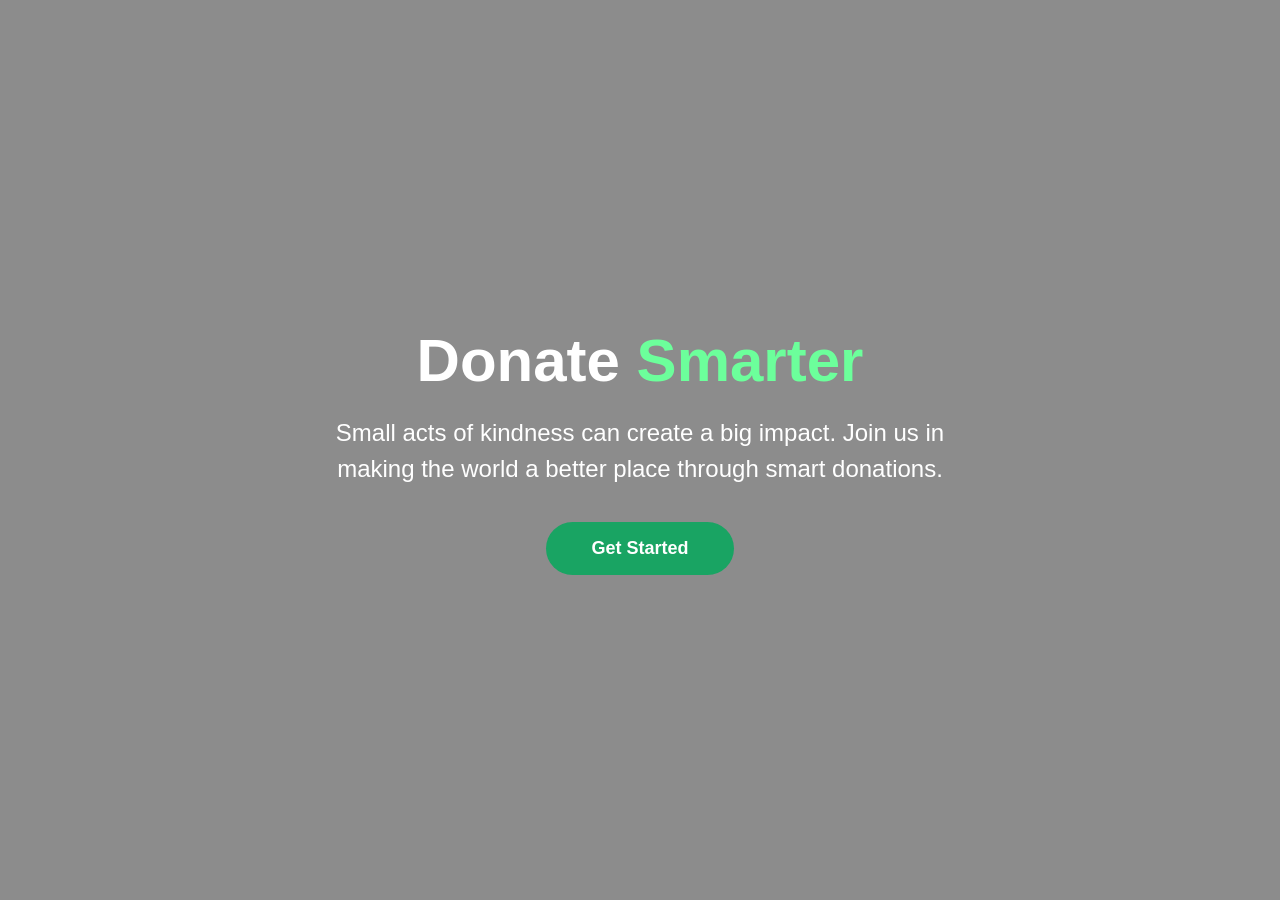
<file: index.html>
<!DOCTYPE html>
<html lang="en">
<head>
<meta charset="UTF-8">
<meta name="viewport" content="width=device-width, initial-scale=1.0">

<title>DonateSmart</title>

<style>
*{
    margin:0;
    padding:0;
    box-sizing:border-box;
    font-family:Arial, sans-serif;
}

body{
    height:100vh;
    background:
    linear-gradient(rgba(0,0,0,0.45),rgba(0,0,0,0.45)),
    url("https://plus.unsplash.com/premium_photo-1661964155049-f8a24a60be74?w=400&auto=format&fit=crop&q=60&ixlib=rb-4.1.0&ixid=M3wxMjA3fDB8MHxzZWFyY2h8MTd8fGRvbmF0ZXxlbnwwfHwwfHx8MA%3D%3D")
    center/cover no-repeat;
    color:white;
}


/* Top Logo */
.logo{
    position:absolute;
    top:30px;
    left:50px;
    display:flex;
    align-items:center;
    font-size:30px;
    font-weight:bold;
}

.logo-icon{
    width:45px;
    height:45px;
    background:white;
    color:#19a463;
    border-radius:50%;
    display:flex;
    align-items:center;
    justify-content:center;
    margin-right:12px;
    font-size:25px;
}


/* Main Content */
.content{
    height:100vh;
    display:flex;
    justify-content:center;
    align-items:center;
    text-align:center;
    flex-direction:column;
}


h1{
    font-size:60px;
    margin-bottom:20px;
}

h1 span{
    color:#6cff9b;
}


p{
    font-size:24px;
    max-width:650px;
    line-height:1.5;
}


button{
    margin-top:35px;
    padding:16px 45px;
    border:none;
    border-radius:30px;
    background:#19a463;
    color:white;
    font-size:18px;
    cursor:pointer;
}


button:hover{
    background:#117845;
}

.btn{
    margin-top:35px;
    padding:16px 45px;
    background:#19a463;
    color:white;
    text-decoration:none;
    border-radius:30px;
    font-size:18px;
    font-weight:bold;
    display:inline-block;
    transition:0.3s;
}

.btn:hover{
    background:#117845;
    transform:scale(1.05);
}

</style>
</head>

<body>




<div class="content">

<h1>
Donate <span>Smarter</span>
</h1>

<p>
Small acts of kindness can create a big impact.
Join us in making the world a better place through smart donations.
</p>

<a href="register.html" class="btn">
    Get Started
</a>

</div>

</body>
</html>
</file>
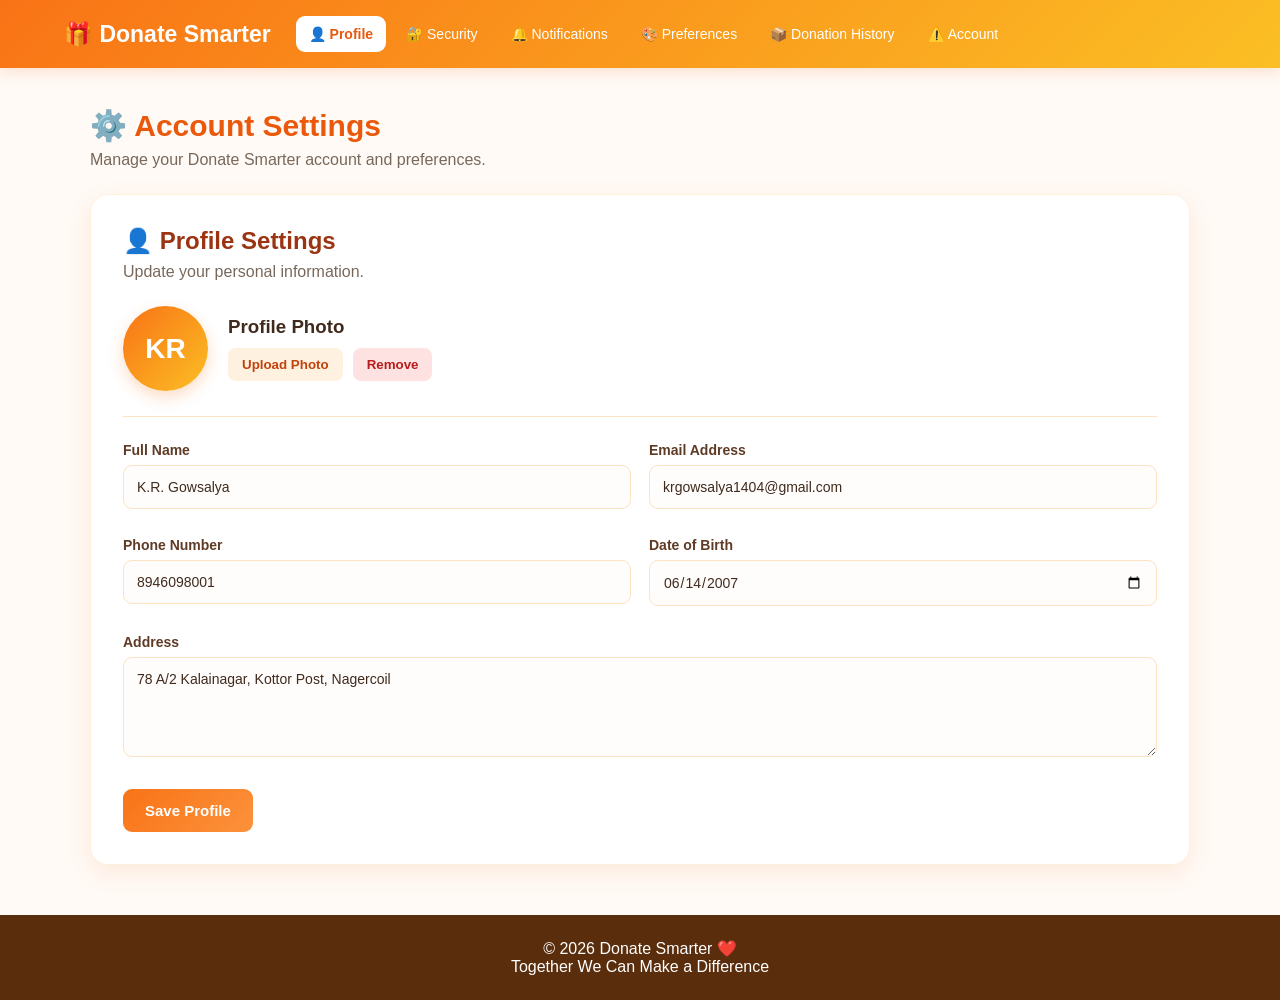
<file: accountsetting.html>
<!DOCTYPE html>

<html lang="en">
<head>
<meta charset="UTF-8">
<meta name="viewport" content="width=device-width, initial-scale=1.0">

<title>Account Settings | Donate Smarter</title>

<style>

/* =========================
   ORANGE & YELLOW THEME
========================= */

*{
    margin:0;
    padding:0;
    box-sizing:border-box;
    font-family:Arial, Helvetica, sans-serif;
}

:root{
    --primary:#f97316;
    --primary-dark:#ea580c;
    --secondary:#fbbf24;
    --background:#fffaf5;
    --white:#ffffff;
    --text:#3f2a1d;
    --muted:#78685b;
    --border:#fde3c2;
    --danger:#dc2626;
    --success:#16a34a;
}

body{
    background:var(--background);
    color:var(--text);
    min-height:100vh;
}


/* =========================
   HEADER
========================= */

header{
    width:100%;
    background:linear-gradient(
        135deg,
        #f97316,
        #fbbf24
    );
    color:white;
    padding:16px 5%;
    display:flex;
    align-items:center;
    gap:25px;
    flex-wrap:wrap;
    box-shadow:0 3px 15px rgba(234,88,12,.18);
}

.logo{
    font-size:23px;
    font-weight:bold;
    white-space:nowrap;
}


/* =========================
   TOP NAVIGATION
========================= */

.top-nav{
    display:flex;
    align-items:center;
    gap:7px;
    flex:1;
    flex-wrap:wrap;
}

.top-nav button{
    border:none;
    background:transparent;
    color:white;
    padding:10px 13px;
    border-radius:9px;
    cursor:pointer;
    font-size:14px;
    transition:.3s;
}

.top-nav button:hover{
    background:rgba(255,255,255,.22);
}

.top-nav button.active{
    background:white;
    color:var(--primary-dark);
    font-weight:bold;
}


/* =========================
   MAIN CONTAINER
========================= */

.container{
    width:92%;
    max-width:1100px;
    margin:40px auto;
}


/* =========================
   PAGE TITLE
========================= */

.page-title{
    margin-bottom:25px;
}

.page-title h1{
    font-size:30px;
    color:var(--primary-dark);
    margin-bottom:8px;
}

.page-title p{
    color:var(--muted);
}


/* =========================
   CONTENT CARD
========================= */

.content{
    background:var(--white);
    border-radius:18px;
    padding:32px;
    box-shadow:0 8px 25px rgba(234,88,12,.10);
    border:1px solid #fff0dc;
}


/* =========================
   SECTIONS
========================= */

.section{
    display:none;
    animation:fade .3s ease;
}

.section.active{
    display:block;
}

@keyframes fade{

    from{
        opacity:0;
        transform:translateY(8px);
    }

    to{
        opacity:1;
        transform:translateY(0);
    }

}

.section h2{
    margin-bottom:8px;
    font-size:24px;
    color:#9a3412;
}

.section > p{
    color:var(--muted);
    margin-bottom:25px;
}


/* =========================
   PROFILE
========================= */

.profile-box{
    display:flex;
    align-items:center;
    gap:20px;
    padding-bottom:25px;
    margin-bottom:25px;
    border-bottom:1px solid var(--border);
}

.avatar{
    width:85px;
    height:85px;
    border-radius:50%;
    background:linear-gradient(
        135deg,
        #f97316,
        #fbbf24
    );
    color:white;
    display:flex;
    align-items:center;
    justify-content:center;
    font-size:28px;
    font-weight:bold;
    overflow:hidden;
    flex-shrink:0;
    box-shadow:0 6px 15px rgba(249,115,22,.25);
}

.avatar img{
    width:100%;
    height:100%;
    object-fit:cover;
}

.photo-buttons{
    display:flex;
    gap:10px;
    margin-top:10px;
}

.small-btn{
    border:none;
    padding:9px 14px;
    border-radius:8px;
    cursor:pointer;
    font-weight:600;
    transition:.3s;
}

.upload-btn{
    background:#fff1df;
    color:#c2410c;
}

.upload-btn:hover{
    background:#fed7aa;
}

.remove-btn{
    background:#fee2e2;
    color:#b91c1c;
}

.remove-btn:hover{
    background:#fecaca;
}


/* =========================
   FORM
========================= */

.form-grid{
    display:grid;
    grid-template-columns:1fr 1fr;
    gap:18px;
}

.form-group{
    margin-bottom:10px;
}

.full{
    grid-column:span 2;
}

label{
    display:block;
    font-size:14px;
    font-weight:bold;
    margin-bottom:7px;
    color:#5f3b26;
}

input,
select,
textarea{
    width:100%;
    padding:13px;
    border:1px solid var(--border);
    border-radius:9px;
    outline:none;
    font-size:14px;
    color:var(--text);
    background:#fffdfb;
}

input:focus,
select:focus,
textarea:focus{
    border-color:var(--primary);
    box-shadow:0 0 0 3px rgba(249,115,22,.12);
}

textarea{
    min-height:100px;
    resize:vertical;
}

.save-btn{
    background:linear-gradient(
        135deg,
        #f97316,
        #fb923c
    );
    color:white;
    border:none;
    padding:13px 22px;
    border-radius:9px;
    cursor:pointer;
    font-size:15px;
    font-weight:bold;
    margin-top:18px;
    transition:.3s;
}

.save-btn:hover{
    background:#ea580c;
    transform:translateY(-2px);
}


/* =========================
   PASSWORD
========================= */

.password-box{
    position:relative;
    max-width:550px;
}

.eye-btn{
    position:absolute;
    right:10px;
    top:35px;
    border:none;
    background:transparent;
    cursor:pointer;
}


/* =========================
   NOTIFICATIONS
========================= */

.notification{
    display:flex;
    align-items:center;
    justify-content:space-between;
    gap:20px;
    padding:20px 0;
    border-bottom:1px solid var(--border);
}

.notification h3{
    font-size:16px;
    margin-bottom:5px;
}

.notification p{
    font-size:13px;
    color:var(--muted);
}


/* =========================
   SWITCH
========================= */

.switch{
    position:relative;
    width:52px;
    height:27px;
    flex-shrink:0;
}

.switch input{
    opacity:0;
    width:0;
    height:0;
}

.slider{
    position:absolute;
    inset:0;
    background:#f3d5b5;
    border-radius:30px;
    cursor:pointer;
    transition:.3s;
}

.slider:before{
    content:"";
    width:21px;
    height:21px;
    background:white;
    position:absolute;
    left:3px;
    top:3px;
    border-radius:50%;
    transition:.3s;
    box-shadow:0 2px 5px rgba(0,0,0,.15);
}

.switch input:checked + .slider{
    background:var(--primary);
}

.switch input:checked + .slider:before{
    transform:translateX(25px);
}


/* =========================
   HISTORY
========================= */

.history-card{
    border:1px solid var(--border);
    padding:20px;
    border-radius:13px;
    margin-bottom:15px;
    transition:.3s;
    background:#fffdf9;
}

.history-card:hover{
    transform:translateY(-3px);
    box-shadow:0 8px 20px rgba(249,115,22,.12);
    border-color:#fdba74;
}

.history-card h3{
    margin-bottom:9px;
    color:#9a3412;
}

.history-card p{
    color:var(--muted);
    font-size:14px;
    margin-bottom:5px;
}

.status{
    display:inline-block;
    margin-top:10px;
    padding:6px 13px;
    border-radius:20px;
    font-size:12px;
    font-weight:bold;
}

.completed{
    background:#dcfce7;
    color:#166534;
}

.pending{
    background:#fef3c7;
    color:#92400e;
}


/* =========================
   ACCOUNT
========================= */

.danger-box{
    margin-top:28px;
    background:#fff8f7;
    border:1px solid #fecaca;
    padding:22px;
    border-radius:13px;
}

.danger-box h3{
    color:var(--danger);
    margin-bottom:8px;
}

.danger-box p{
    color:#78685b;
    margin-bottom:15px;
}

.delete-btn{
    border:none;
    background:var(--danger);
    color:white;
    padding:12px 20px;
    border-radius:9px;
    cursor:pointer;
    font-weight:bold;
}

.delete-btn:hover{
    background:#b91c1c;
}


/* =========================
   TOAST
========================= */

.toast{
    position:fixed;
    right:25px;
    top:25px;
    background:#16a34a;
    color:white;
    padding:15px 22px;
    border-radius:9px;
    display:none;
    z-index:9999;
    box-shadow:0 5px 20px rgba(0,0,0,.2);
}


/* =========================
   DARK MODE
========================= */

body.dark{
    --background:#24160e;
    --white:#342016;
    --text:#fff7ed;
    --muted:#e7c7aa;
    --border:#5a3926;
}

body.dark input,
body.dark select,
body.dark textarea{
    background:#24160e;
    color:white;
    border-color:#70442b;
}

body.dark .page-title h1{
    color:#fbbf24;
}

body.dark .section h2,
body.dark .history-card h3{
    color:#fdba74;
}

body.dark label{
    color:#fed7aa;
}

body.dark .history-card{
    background:#2d1b12;
}

body.dark .danger-box{
    background:#3b1d1d;
}


/* =========================
   FOOTER
========================= */

footer{
    margin-top:50px;
    background:#5a2d0c;
    color:white;
    text-align:center;
    padding:24px;
}


/* =========================
   RESPONSIVE
========================= */

@media(max-width:1000px){

    header{
        flex-direction:column;
        align-items:flex-start;
    }

}

@media(max-width:750px){

    .top-nav{
        flex-wrap:nowrap;
        overflow-x:auto;
        width:100%;
        padding-bottom:5px;
    }

    .top-nav button{
        white-space:nowrap;
    }

    .form-grid{
        grid-template-columns:1fr;
    }

    .full{
        grid-column:span 1;
    }

}

@media(max-width:550px){

    .container{
        width:94%;
        margin:25px auto;
    }

    .content{
        padding:20px;
    }

    .profile-box{
        flex-direction:column;
        align-items:flex-start;
    }

    .page-title h1{
        font-size:25px;
    }

}

</style>

</head>

<body>

<!-- =========================
     TOP HEADER
========================= -->

<header>


<div class="logo">
    🎁 Donate Smarter
</div>


<nav class="top-nav">

    <button
        class="top-menu active"
        onclick="openTab('profile',this)"
    >
        👤 Profile
    </button>


    <button
        class="top-menu"
        onclick="openTab('security',this)"
    >
        🔐 Security
    </button>


    <button
        class="top-menu"
        onclick="openTab('notifications',this)"
    >
        🔔 Notifications
    </button>


    <button
        class="top-menu"
        onclick="openTab('preferences',this)"
    >
        🎨 Preferences
    </button>


    <button
        class="top-menu"
        onclick="openTab('history',this)"
    >
        📦 Donation History
    </button>


    <button
        class="top-menu"
        onclick="openTab('account',this)"
    >
        ⚠️ Account
    </button>

</nav>


</header>

<!-- =========================
     MAIN CONTENT
========================= -->

<div class="container">


<div class="page-title">
    <h1>⚙️ Account Settings</h1>
    <p>Manage your Donate Smarter account and preferences.</p>
</div>


<main class="content">


    <!-- PROFILE -->

    <section id="profile" class="section active">

        <h2>👤 Profile Settings</h2>
        <p>Update your personal information.</p>


        <div class="profile-box">

            <div class="avatar" id="avatar">
                KR
            </div>


            <div>

                <h3>Profile Photo</h3>

                <div class="photo-buttons">

                    <button
                        type="button"
                        class="small-btn upload-btn"
                        onclick="document.getElementById('photoInput').click()"
                    >
                        Upload Photo
                    </button>

                    <button
                        type="button"
                        class="small-btn remove-btn"
                        onclick="removePhoto()"
                    >
                        Remove
                    </button>

                </div>

                <input
                    type="file"
                    id="photoInput"
                    accept="image/*"
                    hidden
                    onchange="previewPhoto(event)"
                >

            </div>

        </div>


        <form onsubmit="saveProfile(event)">

            <div class="form-grid">


                <div class="form-group">

                    <label>Full Name</label>

                    <input
                        type="text"
                        id="fullName"
                        value="K.R. Gowsalya"
                        required
                    >

                </div>


                <div class="form-group">

                    <label>Email Address</label>

                    <input
                        type="email"
                        id="email"
                        value="krgowsalya1404@gmail.com"
                        required
                    >

                </div>


                <div class="form-group">

                    <label>Phone Number</label>

                    <input
                        type="tel"
                        id="phone"
                        value="8946098001"
                    >

                </div>


                <div class="form-group">

                    <label>Date of Birth</label>

                    <input
                        type="date"
                        id="dob"
                        value="2007-06-14"
                    >

                </div>


                <div class="form-group full">

                    <label>Address</label>

                    <textarea id="address">78 A/2 Kalainagar, Kottor Post, Nagercoil</textarea>

                </div>

            </div>


            <button type="submit" class="save-btn">
                Save Profile
            </button>

        </form>

    </section>


    <!-- SECURITY -->

    <section id="security" class="section">

        <h2>🔐 Security</h2>
        <p>Change your password and manage account security.</p>

        <form onsubmit="changePassword(event)">

            <div class="form-group password-box">

                <label>Current Password</label>

                <input
                    type="password"
                    id="currentPassword"
                    required
                >

                <button
                    type="button"
                    class="eye-btn"
                    onclick="togglePassword('currentPassword')"
                >
                    👁️
                </button>

            </div>


            <div class="form-group password-box">

                <label>New Password</label>

                <input
                    type="password"
                    id="newPassword"
                    required
                >

                <button
                    type="button"
                    class="eye-btn"
                    onclick="togglePassword('newPassword')"
                >
                    👁️
                </button>

            </div>


            <div class="form-group password-box">

                <label>Confirm New Password</label>

                <input
                    type="password"
                    id="confirmPassword"
                    required
                >

                <button
                    type="button"
                    class="eye-btn"
                    onclick="togglePassword('confirmPassword')"
                >
                    👁️
                </button>

            </div>


            <button type="submit" class="save-btn">
                Update Password
            </button>

        </form>

    </section>


    <!-- NOTIFICATIONS -->

    <section id="notifications" class="section">

        <h2>🔔 Notifications</h2>
        <p>Choose which notifications you want to receive.</p>


        <div class="notification">

            <div>
                <h3>📧 Email Notifications</h3>
                <p>Receive important updates through email.</p>
            </div>

            <label class="switch">
                <input type="checkbox" checked>
                <span class="slider"></span>
            </label>

        </div>


        <div class="notification">

            <div>
                <h3>🎁 Donation Updates</h3>
                <p>Receive updates about your donations.</p>
            </div>

            <label class="switch">
                <input type="checkbox" checked>
                <span class="slider"></span>
            </label>

        </div>


        <div class="notification">

            <div>
                <h3>📅 Event Reminders</h3>
                <p>Get reminders for upcoming events.</p>
            </div>

            <label class="switch">
                <input type="checkbox">
                <span class="slider"></span>
            </label>

        </div>


        <button
            class="save-btn"
            onclick="showToast('Notification settings saved successfully!')"
        >
            Save Notifications
        </button>

    </section>


    <!-- PREFERENCES -->

    <section id="preferences" class="section">

        <h2>🎨 Preferences</h2>
        <p>Customize your Donate Smarter experience.</p>


        <div class="notification">

            <div>
                <h3>🌙 Dark Mode</h3>
                <p>Enable dark mode.</p>
            </div>

            <label class="switch">

                <input
                    type="checkbox"
                    id="darkMode"
                    onchange="toggleDarkMode()"
                >

                <span class="slider"></span>

            </label>

        </div>


        <br>


        <div class="form-group">

            <label>Preferred Language</label>

            <select id="language">
                <option>English</option>
                <option>Tamil</option>
                <option>Hindi</option>
            </select>

        </div>


        <div class="form-group">

            <label>Favorite Donation Category</label>

            <select id="category">
                <option>Clothes</option>
                <option>Food</option>
                <option>Books</option>
                <option>Toys</option>
                <option>Electronics</option>
            </select>

        </div>


        <button
            class="save-btn"
            onclick="showToast('Preferences saved successfully!')"
        >
            Save Preferences
        </button>

    </section>


    <!-- DONATION HISTORY -->

    <section id="history" class="section">

        <h2>📦 Donation History</h2>
        <p>View your recent donation activities.</p>


        <div class="history-card">

            <h3>👕 Clothes Donation</h3>
            <p>Items: 5 Clothing Items</p>
            <p>Date: August 20, 2026</p>

            <span class="status completed">
                ✓ Completed
            </span>

        </div>


        <div class="history-card">

            <h3>📚 Book Donation</h3>
            <p>Items: 10 Books</p>
            <p>Date: August 25, 2026</p>

            <span class="status pending">
                ⏳ Pickup Pending
            </span>

        </div>


        <div class="history-card">

            <h3>🧸 Toy Donation</h3>
            <p>Items: 3 Toys</p>
            <p>Date: August 28, 2026</p>

            <span class="status pending">
                ⏳ Under Review
            </span>

        </div>

    </section>


    <!-- ACCOUNT -->

    <section id="account" class="section">

        <h2>⚠️ Account</h2>
        <p>Manage important account actions.</p>


        <button
            class="save-btn"
            onclick="logout()"
        >
            🚪 Logout
        </button>


        <div class="danger-box">

            <h3>Delete Account</h3>

            <p>
                Once your account is deleted,
                this action cannot be undone.
            </p>

            <button
                class="delete-btn"
                onclick="deleteAccount()"
            >
                Delete My Account
            </button>

        </div>

    </section>


</main>


</div>

<!-- TOAST -->

<div class="toast" id="toast"></div>

<!-- FOOTER -->

<footer>
    © 2026 Donate Smarter ❤️
    <br>
    Together We Can Make a Difference
</footer>

<script>


/* OPEN TABS */

function openTab(tabId,button){

    let sections =
        document.querySelectorAll(".section");

    sections.forEach(function(section){

        section.classList.remove("active");

    });


    document
        .getElementById(tabId)
        .classList.add("active");


    let menus =
        document.querySelectorAll(".top-menu");

    menus.forEach(function(menu){

        menu.classList.remove("active");

    });


    button.classList.add("active");


    window.scrollTo({

        top:100,

        behavior:"smooth"

    });

}


/* SAVE PROFILE */

function saveProfile(event){

    event.preventDefault();


    let name =
        document
        .getElementById("fullName")
        .value
        .trim();


    if(name === ""){

        alert("Please enter your full name.");

        return;

    }


    let initials =
        name
        .split(" ")
        .map(function(word){

            return word.charAt(0);

        })
        .join("")
        .substring(0,2)
        .toUpperCase();


    let avatar =
        document.getElementById("avatar");


    if(!avatar.querySelector("img")){

        avatar.textContent = initials;

    }


    showToast("Profile saved successfully!");

}


/* CHANGE PASSWORD */

function changePassword(event){

    event.preventDefault();


    let newPassword =
        document.getElementById("newPassword").value;

    let confirmPassword =
        document.getElementById("confirmPassword").value;


    if(newPassword.length < 6){

        alert(
            "New password must contain at least 6 characters."
        );

        return;

    }


    if(newPassword !== confirmPassword){

        alert("Passwords do not match!");

        return;

    }


    showToast(
        "Password updated successfully!"
    );


    document
        .getElementById("currentPassword")
        .value = "";

    document
        .getElementById("newPassword")
        .value = "";

    document
        .getElementById("confirmPassword")
        .value = "";

}


/* SHOW PASSWORD */

function togglePassword(inputId){

    let input =
        document.getElementById(inputId);


    if(input.type === "password"){

        input.type = "text";

    }else{

        input.type = "password";

    }

}


/* PROFILE PHOTO */

function previewPhoto(event){

    let file =
        event.target.files[0];


    if(!file) return;


    let reader =
        new FileReader();


    reader.onload =
        function(e){

            document
                .getElementById("avatar")
                .innerHTML =
                    "<img src='" +
                    e.target.result +
                    "'>";

        };


    reader.readAsDataURL(file);


    showToast(
        "Profile photo updated!"
    );

}


/* REMOVE PHOTO */

function removePhoto(){

    let name =
        document
        .getElementById("fullName")
        .value
        .trim();


    let initials = "KG";


    if(name !== ""){

        initials =
            name
            .split(" ")
            .map(function(word){

                return word.charAt(0);

            })
            .join("")
            .substring(0,2)
            .toUpperCase();

    }


    document
        .getElementById("avatar")
        .textContent = initials;


    document
        .getElementById("photoInput")
        .value = "";


    showToast(
        "Profile photo removed!"
    );

}


/* DARK MODE */

function toggleDarkMode(){

    document.body.classList.toggle("dark");


    if(document.body.classList.contains("dark")){

        showToast("Dark mode enabled!");

    }else{

        showToast("Light mode enabled!");

    }

}


/* TOAST */

function showToast(message){

    let toast =
        document.getElementById("toast");


    toast.textContent = message;

    toast.style.display = "block";


    setTimeout(function(){

        toast.style.display = "none";

    },3000);

}


/* LOGOUT */

function logout(){

    let answer =
        confirm(
            "Are you sure you want to logout?"
        );


    if(answer){

        showToast(
            "Logged out successfully!"
        );

    }

}


/* DELETE ACCOUNT */

function deleteAccount(){

    let answer =
        confirm(
            "Are you sure you want to delete your account? This action cannot be undone."
        );


    if(answer){

        showToast(
            "Account deletion request submitted."
        );

    }

}


</script>

</body>
</html>
</file>
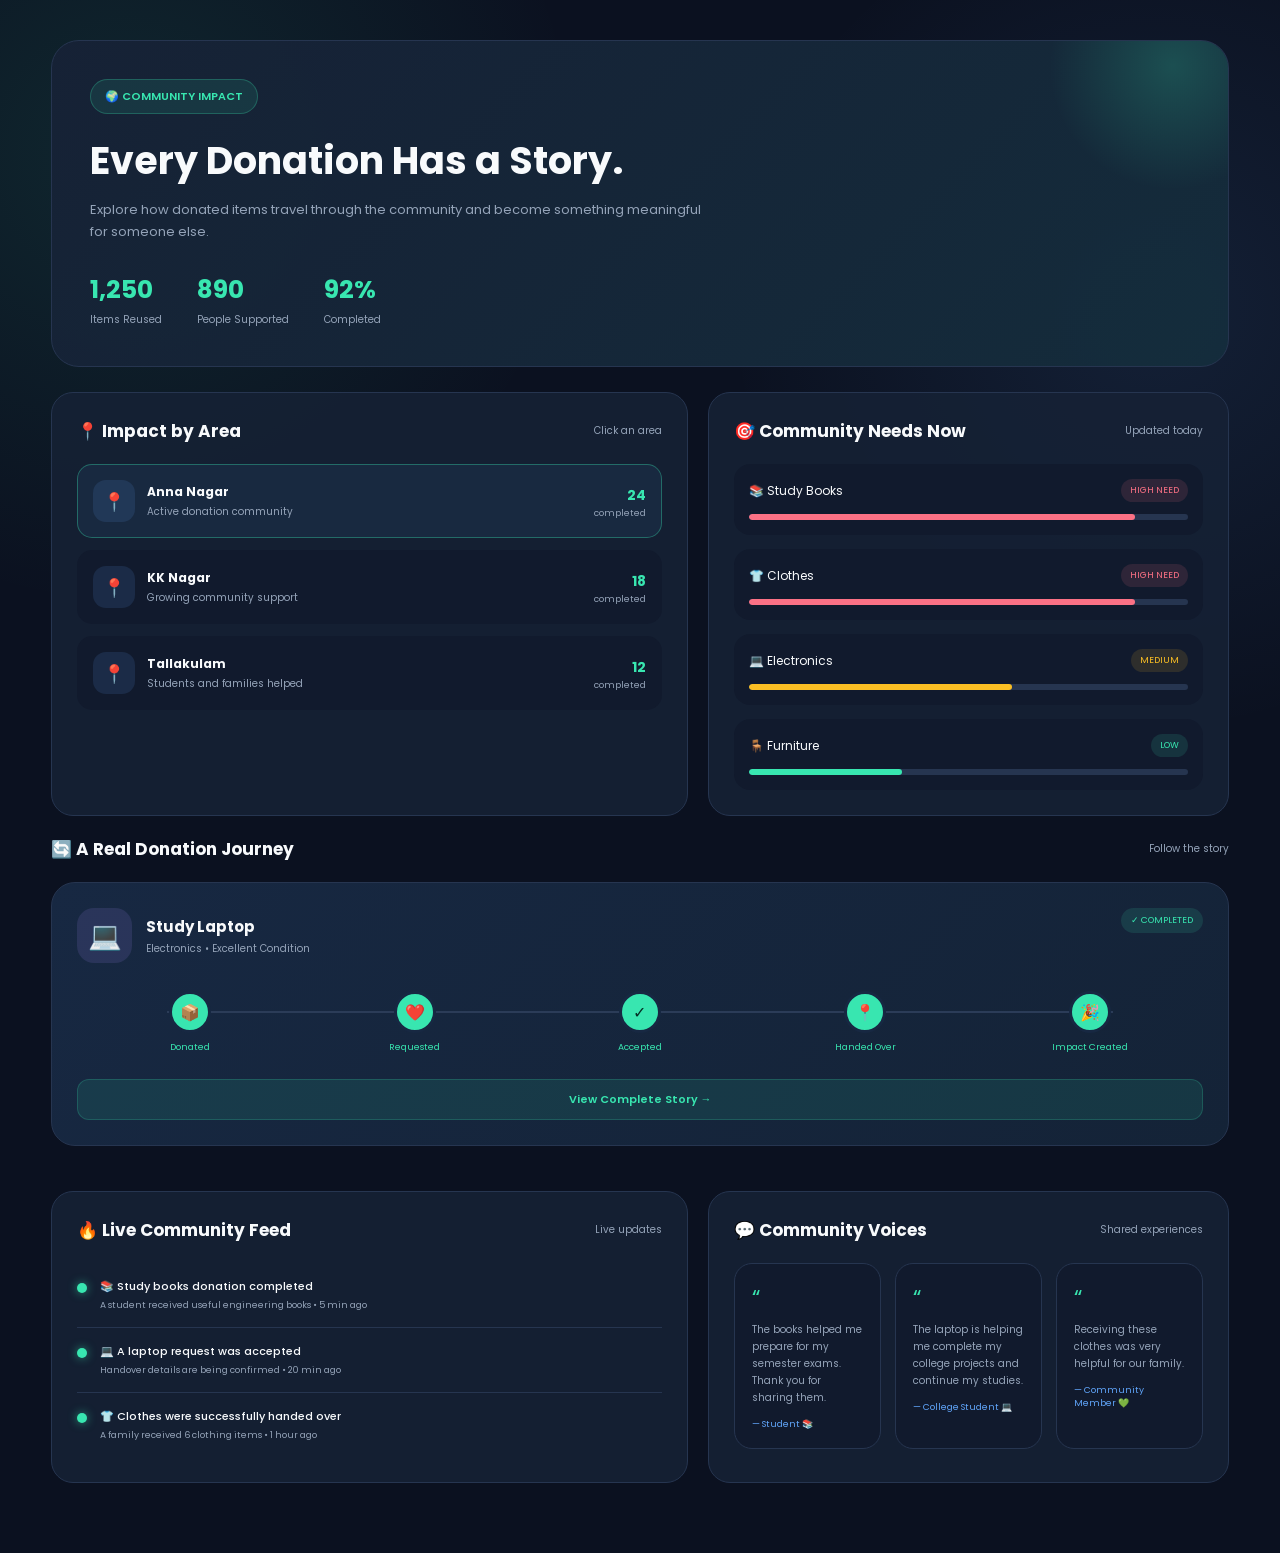
<file: communityimpact.html>
<!DOCTYPE html>

<html lang="en">
<head>
<meta charset="UTF-8">
<meta name="viewport" content="width=device-width, initial-scale=1.0">

<title>Community Impact | Donate Smarter</title>

<style>

@import url('https://fonts.googleapis.com/css2?family=Poppins:wght@400;500;600;700;800&display=swap');

*{
    margin:0;
    padding:0;
    box-sizing:border-box;
    font-family:'Poppins',sans-serif;
}

:root{
    --bg:#0b1120;
    --bg-light:#111a2d;
    --card:#162136;
    --card-hover:#1b2942;
    --mint:#38e6b0;
    --mint-dark:#16b887;
    --blue:#60a5fa;
    --purple:#a78bfa;
    --orange:#fbbf24;
    --red:#fb7185;
    --text:#f8fafc;
    --muted:#94a3b8;
    --border:#263550;
}

body{
    min-height:100vh;
    background:
        radial-gradient(circle at 10% 10%,rgba(56,230,176,.10),transparent 25%),
        radial-gradient(circle at 90% 20%,rgba(96,165,250,.10),transparent 25%),
        var(--bg);
    color:var(--text);
}

.container{
    width:min(1180px,92%);
    margin:auto;
    padding:40px 0 70px;
}


/* ================= HERO ================= */

.hero{
    background:
        linear-gradient(
            135deg,
            rgba(22,33,54,.95),
            rgba(20,45,60,.95)
        );

    border:1px solid var(--border);

    border-radius:28px;

    padding:38px;

    position:relative;

    overflow:hidden;
}

.hero::before{
    content:"";

    position:absolute;

    width:250px;
    height:250px;

    border-radius:50%;

    background:
        radial-gradient(
            circle,
            rgba(56,230,176,.20),
            transparent 70%
        );

    right:-70px;
    top:-100px;
}

.hero-content{
    position:relative;
    z-index:2;
}

.hero-tag{
    display:inline-flex;

    gap:8px;

    padding:8px 14px;

    border-radius:30px;

    background:
        rgba(56,230,176,.10);

    border:
        1px solid
        rgba(56,230,176,.25);

    color:var(--mint);

    font-size:11px;

    font-weight:600;
}

.hero h1{
    font-size:38px;

    margin-top:18px;
}

.hero p{
    max-width:620px;

    color:var(--muted);

    font-size:13px;

    line-height:1.7;

    margin-top:10px;
}


/* ================= HERO STATS ================= */

.hero-stats{
    display:flex;

    gap:35px;

    margin-top:28px;
}

.hero-stat h2{
    color:var(--mint);

    font-size:25px;
}

.hero-stat p{
    font-size:10px;

    margin-top:2px;
}


/* ================= GRID ================= */

.grid{
    display:grid;

    grid-template-columns:
    1.1fr .9fr;

    gap:20px;

    margin-top:25px;
}


/* ================= SECTION CARD ================= */

.card{
    background:
        rgba(22,33,54,.85);

    border:
        1px solid
        var(--border);

    border-radius:22px;

    padding:25px;

    transition:.25s;
}

.card:hover{
    border-color:
        rgba(56,230,176,.35);
}

.card-header{
    display:flex;

    align-items:center;

    justify-content:space-between;

    margin-bottom:20px;
}

.card-header h2{
    font-size:17px;
}

.card-header span{
    color:var(--muted);

    font-size:10px;
}


/* ================= AREA IMPACT ================= */

.area-list{
    display:flex;

    flex-direction:column;

    gap:12px;
}

.area{
    display:flex;

    align-items:center;

    justify-content:space-between;

    padding:15px;

    border-radius:15px;

    background:
        var(--bg-light);

    border:
        1px solid
        transparent;

    cursor:pointer;

    transition:.25s;
}

.area:hover,
.area.active{
    border-color:
        rgba(56,230,176,.35);

    background:
        #182940;
}

.area-left{
    display:flex;

    align-items:center;

    gap:12px;
}

.area-icon{
    width:42px;
    height:42px;

    border-radius:13px;

    display:flex;

    align-items:center;

    justify-content:center;

    background:
        rgba(96,165,250,.12);

    font-size:18px;
}

.area-info h4{
    font-size:12px;
}

.area-info p{
    margin-top:3px;

    font-size:10px;

    color:var(--muted);
}

.area-count{
    text-align:right;
}

.area-count strong{
    color:var(--mint);

    font-size:14px;
}

.area-count span{
    display:block;

    font-size:9px;

    color:var(--muted);
}


/* ================= COMMUNITY NEEDS ================= */

.need-list{
    display:flex;

    flex-direction:column;

    gap:14px;
}

.need{
    padding:15px;

    border-radius:16px;

    background:
        var(--bg-light);
}

.need-top{
    display:flex;

    justify-content:space-between;

    align-items:center;
}

.need-name{
    display:flex;

    align-items:center;

    gap:9px;

    font-size:12px;
}

.need-level{
    font-size:9px;

    padding:5px 9px;

    border-radius:15px;
}

.high{
    background:
        rgba(251,113,133,.12);

    color:
        var(--red);
}

.medium{
    background:
        rgba(251,191,36,.12);

    color:
        var(--orange);
}

.low{
    background:
        rgba(56,230,176,.12);

    color:
        var(--mint);
}

.need-bar{
    height:6px;

    border-radius:20px;

    background:
        #263550;

    margin-top:12px;

    overflow:hidden;
}

.need-fill{
    height:100%;

    border-radius:20px;
}

.need-fill.high{
    width:88%;

    background:
        var(--red);
}

.need-fill.medium{
    width:60%;

    background:
        var(--orange);
}

.need-fill.low{
    width:35%;

    background:
        var(--mint);
}


/* ================= DONATION STORY ================= */

.story{
    margin-top:20px;
}

.story-main{
    background:
        linear-gradient(
            135deg,
            #172842,
            #142337
        );

    border:
        1px solid
        var(--border);

    border-radius:24px;

    padding:25px;
}

.story-top{
    display:flex;

    justify-content:space-between;

    align-items:flex-start;
}

.story-item{
    display:flex;

    align-items:center;

    gap:14px;
}

.story-image{
    width:55px;
    height:55px;

    border-radius:17px;

    display:flex;

    align-items:center;

    justify-content:center;

    background:
        rgba(167,139,250,.13);

    font-size:27px;
}

.story-item h3{
    font-size:15px;
}

.story-item p{
    color:var(--muted);

    font-size:10px;

    margin-top:3px;
}

.status{
    padding:6px 10px;

    border-radius:20px;

    background:
        rgba(56,230,176,.12);

    color:
        var(--mint);

    font-size:9px;
}


/* ================= STORY JOURNEY ================= */

.story-journey{
    display:flex;

    justify-content:space-between;

    align-items:center;

    margin-top:28px;

    position:relative;
}

.story-journey::before{
    content:"";

    position:absolute;

    height:2px;

    background:
        #2b3c58;

    left:8%;

    right:8%;

    top:20px;

    z-index:0;
}

.story-step{
    position:relative;

    z-index:1;

    text-align:center;

    width:20%;
}

.story-dot{
    width:42px;
    height:42px;

    margin:auto;

    border-radius:50%;

    display:flex;

    align-items:center;

    justify-content:center;

    background:
        #263550;

    border:
        3px solid
        #172842;

    font-size:16px;
}

.story-step.completed .story-dot{
    background:
        var(--mint);

    color:
        #052e24;
}

.story-step.active .story-dot{
    background:
        var(--blue);
}

.story-step p{
    margin-top:8px;

    font-size:9px;

    color:
        var(--muted);
}

.story-step.completed p{
    color:
        var(--mint);
}


/* ================= STORY BUTTON ================= */

.story-btn{
    margin-top:25px;

    width:100%;

    border:none;

    background:
        rgba(56,230,176,.10);

    border:
        1px solid
        rgba(56,230,176,.20);

    color:
        var(--mint);

    padding:11px;

    border-radius:12px;

    font-size:11px;

    font-weight:600;

    cursor:pointer;

    transition:.25s;
}

.story-btn:hover{
    background:
        rgba(56,230,176,.18);
}


/* ================= LIVE FEED ================= */

.feed{
    margin-top:20px;
}

.feed-list{
    display:flex;

    flex-direction:column;

    gap:0;
}

.feed-item{
    display:flex;

    gap:13px;

    padding:15px 0;

    border-bottom:
        1px solid
        #263550;
}

.feed-item:last-child{
    border-bottom:none;
}

.feed-dot{
    width:10px;
    height:10px;

    min-width:10px;

    margin-top:5px;

    border-radius:50%;

    background:
        var(--mint);

    box-shadow:
        0 0 10px
        rgba(56,230,176,.6);
}

.feed-text h4{
    font-size:11px;

    font-weight:500;
}

.feed-text p{
    margin-top:4px;

    font-size:9px;

    color:
        var(--muted);
}


/* ================= COMMUNITY VOICES ================= */

.voices{
    margin-top:20px;
}

.voice-grid{
    display:grid;

    grid-template-columns:
    repeat(3,1fr);

    gap:14px;
}

.voice{
    background:
        var(--bg-light);

    border:
        1px solid
        var(--border);

    border-radius:18px;

    padding:17px;

    transition:.25s;
}

.voice:hover{
    transform:
        translateY(-4px);
}

.quote{
    color:
        var(--mint);

    font-size:22px;
}

.voice p{
    margin-top:7px;

    font-size:10px;

    line-height:1.7;

    color:
        var(--muted);
}

.voice span{
    display:block;

    margin-top:12px;

    font-size:9px;

    color:
        var(--blue);
}


/* ================= MODAL ================= */

.modal{
    position:fixed;

    inset:0;

    background:
        rgba(0,0,0,.65);

    backdrop-filter:
        blur(5px);

    display:none;

    align-items:center;

    justify-content:center;

    padding:20px;

    z-index:1000;
}

.modal.show{
    display:flex;
}

.modal-box{
    width:100%;

    max-width:500px;

    background:
        #162136;

    border:
        1px solid
        #31405c;

    border-radius:25px;

    padding:28px;

    animation:
        popup .3s ease;
}

@keyframes popup{

    from{
        opacity:0;

        transform:
            translateY(20px);
    }

    to{
        opacity:1;

        transform:
            translateY(0);
    }

}

.modal-box h2{
    font-size:19px;
}

.modal-box p{
    margin-top:10px;

    font-size:11px;

    color:
        var(--muted);

    line-height:1.7;
}

.modal-details{
    margin-top:20px;

    background:
        var(--bg-light);

    border-radius:16px;

    padding:15px;
}

.modal-row{
    display:flex;

    justify-content:space-between;

    padding:9px 0;

    border-bottom:
        1px solid
        #263550;

    font-size:10px;
}

.modal-row:last-child{
    border:none;
}

.modal-row span{
    color:
        var(--muted);
}

.close-btn{
    width:100%;

    margin-top:20px;

    padding:11px;

    border:none;

    border-radius:12px;

    background:
        var(--mint);

    color:
        #052e24;

    font-weight:700;

    cursor:pointer;
}


/* ================= RESPONSIVE ================= */

@media(max-width:850px){

    .grid{
        grid-template-columns:1fr;
    }

    .voice-grid{
        grid-template-columns:1fr;
    }

}

@media(max-width:600px){

    .container{
        width:90%;
        padding-top:25px;
    }

    .hero{
        padding:25px 20px;
    }

    .hero h1{
        font-size:27px;
    }

    .hero-stats{
        gap:18px;
        flex-wrap:wrap;
    }

    .story-journey{
        overflow-x:auto;
        justify-content:flex-start;
        gap:25px;
    }

    .story-step{
        min-width:90px;
    }

    .story-journey::before{
        display:none;
    }

}

</style>

</head>

<body>

<div class="container">

<!-- ================= HERO ================= -->

<section class="hero">


<div class="hero-content">

    <div class="hero-tag">
        🌍 COMMUNITY IMPACT
    </div>

    <h1>
        Every Donation Has a Story.
    </h1>

    <p>
        Explore how donated items travel through the community
        and become something meaningful for someone else.
    </p>


    <div class="hero-stats">

        <div class="hero-stat">

            <h2>1,250</h2>

            <p>Items Reused</p>

        </div>


        <div class="hero-stat">

            <h2>890</h2>

            <p>People Supported</p>

        </div>


        <div class="hero-stat">

            <h2>92%</h2>

            <p>Completed</p>

        </div>

    </div>

</div>


</section>

<!-- ================= GRID ================= -->

<div class="grid">

<!-- ================= AREA IMPACT ================= -->

<section class="card">

<div class="card-header">

    <h2>
        📍 Impact by Area
    </h2>

    <span>
        Click an area
    </span>

</div>


<div class="area-list">


    <div
        class="area active"
        onclick="selectArea(this,'Anna Nagar','24','18')">

        <div class="area-left">

            <div class="area-icon">
                📍
            </div>

            <div class="area-info">

                <h4>
                    Anna Nagar
                </h4>

                <p>
                    Active donation community
                </p>

            </div>

        </div>


        <div class="area-count">

            <strong>
                24
            </strong>

            <span>
                completed
            </span>

        </div>

    </div>



    <div
        class="area"
        onclick="selectArea(this,'KK Nagar','18','14')">

        <div class="area-left">

            <div class="area-icon">
                📍
            </div>

            <div class="area-info">

                <h4>
                    KK Nagar
                </h4>

                <p>
                    Growing community support
                </p>

            </div>

        </div>


        <div class="area-count">

            <strong>
                18
            </strong>

            <span>
                completed
            </span>

        </div>

    </div>



    <div
        class="area"
        onclick="selectArea(this,'Tallakulam','12','9')">

        <div class="area-left">

            <div class="area-icon">
                📍
            </div>

            <div class="area-info">

                <h4>
                    Tallakulam
                </h4>

                <p>
                    Students and families helped
                </p>

            </div>

        </div>


        <div class="area-count">

            <strong>
                12
            </strong>

            <span>
                completed
            </span>

        </div>

    </div>


</div>


</section>

<!-- ================= COMMUNITY NEED ================= -->

<section class="card">


<div class="card-header">

    <h2>
        🎯 Community Needs Now
    </h2>

    <span>
        Updated today
    </span>

</div>


<div class="need-list">


    <div class="need">

        <div class="need-top">

            <div class="need-name">

                📚 Study Books

            </div>

            <span class="need-level high">
                HIGH NEED
            </span>

        </div>

        <div class="need-bar">

            <div class="need-fill high"></div>

        </div>

    </div>



    <div class="need">

        <div class="need-top">

            <div class="need-name">

                👕 Clothes

            </div>

            <span class="need-level high">
                HIGH NEED
            </span>

        </div>

        <div class="need-bar">

            <div class="need-fill high"></div>

        </div>

    </div>



    <div class="need">

        <div class="need-top">

            <div class="need-name">

                💻 Electronics

            </div>

            <span class="need-level medium">
                MEDIUM
            </span>

        </div>

        <div class="need-bar">

            <div class="need-fill medium"></div>

        </div>

    </div>



    <div class="need">

        <div class="need-top">

            <div class="need-name">

                🪑 Furniture

            </div>

            <span class="need-level low">
                LOW
            </span>

        </div>

        <div class="need-bar">

            <div class="need-fill low"></div>

        </div>

    </div>


</div>


</section>

</div>

<!-- ================= DONATION STORY ================= -->

<section class="story">


<div class="card-header">

    <h2>
        🔄 A Real Donation Journey
    </h2>

    <span>
        Follow the story
    </span>

</div>


<div class="story-main">


    <div class="story-top">

        <div class="story-item">

            <div class="story-image">
                💻
            </div>


            <div>

                <h3>
                    Study Laptop
                </h3>

                <p>
                    Electronics • Excellent Condition
                </p>

            </div>

        </div>


        <span class="status">
            ✓ COMPLETED
        </span>

    </div>



    <div class="story-journey">


        <div class="story-step completed">

            <div class="story-dot">
                📦
            </div>

            <p>
                Donated
            </p>

        </div>



        <div class="story-step completed">

            <div class="story-dot">
                ❤️
            </div>

            <p>
                Requested
            </p>

        </div>



        <div class="story-step completed">

            <div class="story-dot">
                ✓
            </div>

            <p>
                Accepted
            </p>

        </div>



        <div class="story-step completed">

            <div class="story-dot">
                📍
            </div>

            <p>
                Handed Over
            </p>

        </div>



        <div class="story-step completed">

            <div class="story-dot">
                🎉
            </div>

            <p>
                Impact Created
            </p>

        </div>


    </div>


    <button
        class="story-btn"
        onclick="openStory()">

        View Complete Story →

    </button>


</div>


</section>

<!-- ================= LIVE FEED + VOICES ================= -->

<div class="grid">

<!-- LIVE FEED -->

<section class="card feed">


<div class="card-header">

    <h2>
        🔥 Live Community Feed
    </h2>

    <span>
        Live updates
    </span>

</div>


<div class="feed-list">


    <div class="feed-item">

        <div class="feed-dot"></div>

        <div class="feed-text">

            <h4>
                📚 Study books donation completed
            </h4>

            <p>
                A student received useful engineering books • 5 min ago
            </p>

        </div>

    </div>



    <div class="feed-item">

        <div class="feed-dot"></div>

        <div class="feed-text">

            <h4>
                💻 A laptop request was accepted
            </h4>

            <p>
                Handover details are being confirmed • 20 min ago
            </p>

        </div>

    </div>



    <div class="feed-item">

        <div class="feed-dot"></div>

        <div class="feed-text">

            <h4>
                👕 Clothes were successfully handed over
            </h4>

            <p>
                A family received 6 clothing items • 1 hour ago
            </p>

        </div>

    </div>


</div>


</section>

<!-- COMMUNITY VOICES -->

<section class="card voices">


<div class="card-header">

    <h2>
        💬 Community Voices
    </h2>

    <span>
        Shared experiences
    </span>

</div>


<div class="voice-grid">


    <div class="voice">

        <div class="quote">
            “
        </div>

        <p>
            The books helped me prepare for my semester exams.
            Thank you for sharing them.
        </p>

        <span>
            — Student 📚
        </span>

    </div>



    <div class="voice">

        <div class="quote">
            “
        </div>

        <p>
            The laptop is helping me complete my college
            projects and continue my studies.
        </p>

        <span>
            — College Student 💻
        </span>

    </div>



    <div class="voice">

        <div class="quote">
            “
        </div>

        <p>
            Receiving these clothes was very helpful
            for our family.
        </p>

        <span>
            — Community Member 💚
        </span>

    </div>


</div>


</section>

</div>

</div>

<!-- ================= STORY MODAL ================= -->

<div
    class="modal"
    id="storyModal">


<div class="modal-box">


    <h2>
        💻 Study Laptop Journey
    </h2>


    <p>
        This laptop was donated by a community member and
        requested by a college student for studies and projects.
    </p>


    <div class="modal-details">


        <div class="modal-row">

            <span>
                📦 Item
            </span>

            <strong>
                Study Laptop
            </strong>

        </div>


        <div class="modal-row">

            <span>
                ❤️ Request
            </span>

            <strong>
                College Studies
            </strong>

        </div>


        <div class="modal-row">

            <span>
                📍 Handover
            </span>

            <strong>
                Anna Nagar
            </strong>

        </div>


        <div class="modal-row">

            <span>
                🎉 Status
            </span>

            <strong
                style="color:#38e6b0;">

                Completed
            </strong>

        </div>


    </div>


    <button
        class="close-btn"
        onclick="closeStory()">

        Close Story

    </button>


</div>


</div>

<script>


/* ================= AREA SELECTION ================= */

function selectArea(element,name,donations,people){

    document
        .querySelectorAll(".area")
        .forEach(function(area){

            area.classList.remove("active");

        });


    element.classList.add("active");


    alert(
        name +
        "\n\n📦 " +
        donations +
        " Donations Completed" +
        "\n👥 " +
        people +
        " People Helped"
    );

}


/* ================= OPEN STORY ================= */

function openStory(){

    document
        .getElementById("storyModal")
        .classList
        .add("show");

}


/* ================= CLOSE STORY ================= */

function closeStory(){

    document
        .getElementById("storyModal")
        .classList
        .remove("show");

}


/* ================= CLOSE OUTSIDE ================= */

document
.getElementById("storyModal")
.addEventListener(
    "click",
    function(event){

        if(
            event.target === this
        ){

            closeStory();

        }

    }
);


</script>

</body>
</html>
</file>
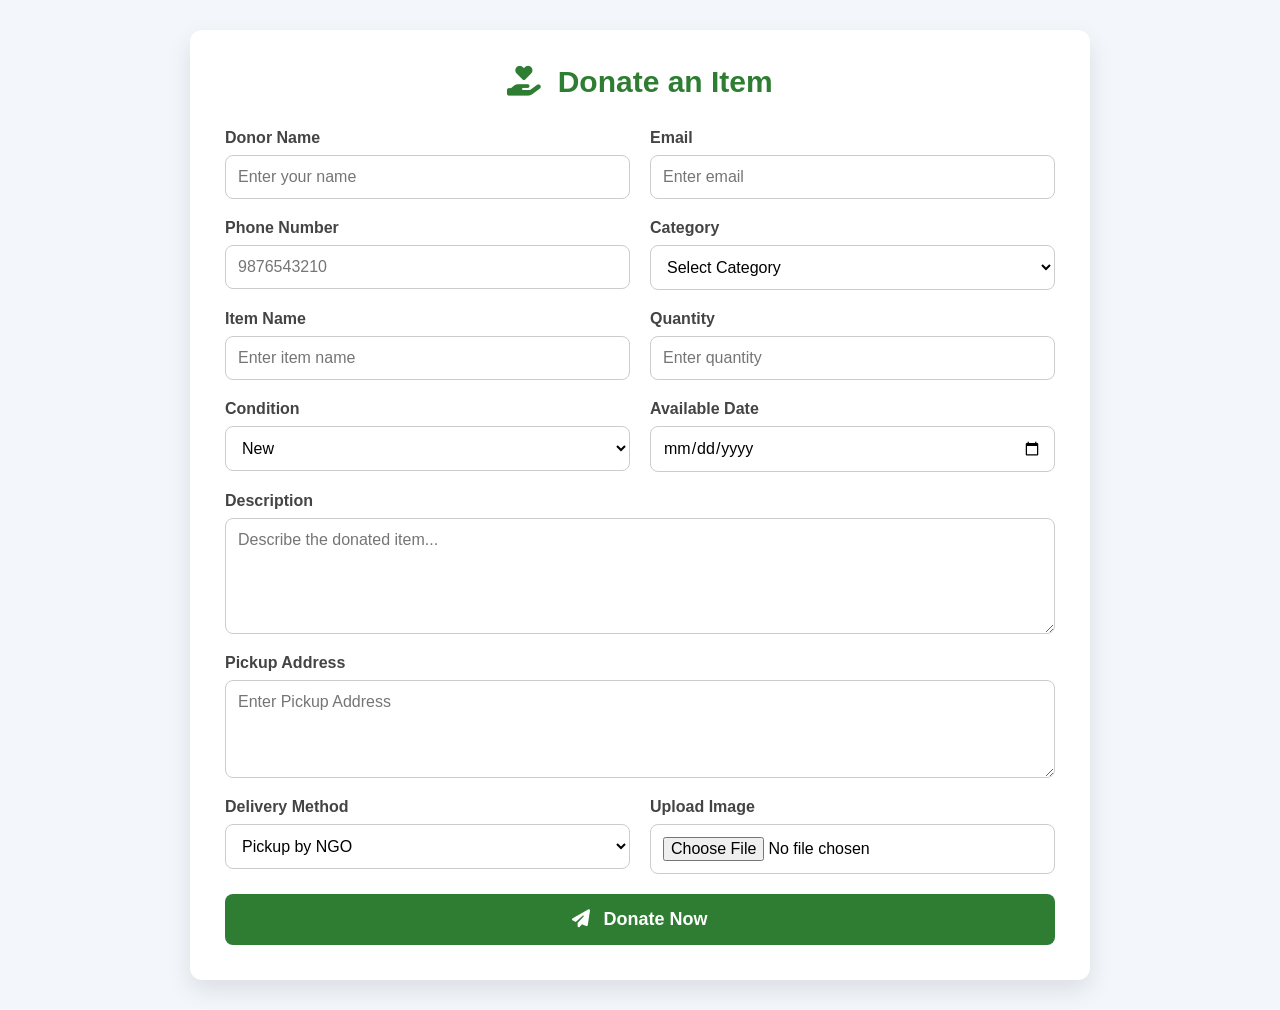
<file: donate.html>
<!DOCTYPE html>
<html lang="en">
<head>
    <meta charset="UTF-8">
    <meta name="viewport" content="width=device-width, initial-scale=1.0">

    <title>DonateSmart | Donate Item</title>

    <link rel="stylesheet" href="donate.css">

    <link rel="stylesheet"
          href="https://cdnjs.cloudflare.com/ajax/libs/font-awesome/6.5.1/css/all.min.css">
</head>

<body>

<div class="container">

    <h1>
        <i class="fa-solid fa-hand-holding-heart"></i>
        Donate an Item
    </h1>

    <!-- FORM START -->
    <form id="donationForm">

        <div class="row">

            <div class="input-box">
                <label>Donor Name</label>

                <input
                    type="text"
                    name="name"
                    placeholder="Enter your name"
                    required>
            </div>

            <div class="input-box">
                <label>Email</label>

                <input
                    type="email"
                    name="email"
                    placeholder="Enter email"
                    required>
            </div>

        </div>


        <div class="row">

            <div class="input-box">
                <label>Phone Number</label>

                <input
                    type="tel"
                    name="phone"
                    placeholder="9876543210"
                    maxlength="10"
                    required>
            </div>

            <div class="input-box">
                <label>Category</label>

                <select name="category" required>
                    <option value="">Select Category</option>
                    <option value="Food">Food</option>
                    <option value="Books">Books</option>
                    <option value="Clothes">Clothes</option>
                    <option value="Furniture">Furniture</option>
                    <option value="Electronics">Electronics</option>
                    <option value="Medical">Medical</option>
                    <option value="Toys">Toys</option>
                    <option value="Others">Others</option>
                </select>
            </div>

        </div>


        <div class="row">

            <div class="input-box">
                <label>Item Name</label>

                <input
                    type="text"
                    name="item"
                    placeholder="Enter item name"
                    required>
            </div>

            <div class="input-box">
                <label>Quantity</label>

                <input
                    type="number"
                    name="quantity"
                    min="1"
                    placeholder="Enter quantity"
                    required>
            </div>

        </div>


        <div class="row">

            <div class="input-box">
                <label>Condition</label>

                <select name="condition" required>
                    <option value="New">New</option>
                    <option value="Like New">Like New</option>
                    <option value="Good">Good</option>
                    <option value="Used">Used</option>
                </select>
            </div>

            <div class="input-box">
                <label>Available Date</label>

                <input
                    type="date"
                    name="date"
                    required>
            </div>

        </div>


        <div class="input-box">

            <label>Description</label>

            <textarea
                name="description"
                rows="5"
                placeholder="Describe the donated item..."
                required></textarea>

        </div>


        <div class="input-box">

            <label>Pickup Address</label>

            <textarea
                name="address"
                rows="4"
                placeholder="Enter Pickup Address"
                required></textarea>

        </div>


        <div class="row">

            <div class="input-box">

                <label>Delivery Method</label>

                <select name="delivery" required>
                    <option value="Pickup by NGO">
                        Pickup by NGO
                    </option>

                    <option value="Self Delivery">
                        Self Delivery
                    </option>
                </select>

            </div>


            <div class="input-box">

                <label>Upload Image</label>

                <input
                    type="file"
                    name="image"
                    accept="image/*"
                    required>

            </div>

        </div>


        <!-- DONATE BUTTON -->

        <button type="submit" class="btn">

            <i class="fa-solid fa-paper-plane"></i>

            Donate Now

        </button>

    </form>
    <!-- FORM END -->

</div>


<script src="donate.js"></script>

</body>
</html>
</file>
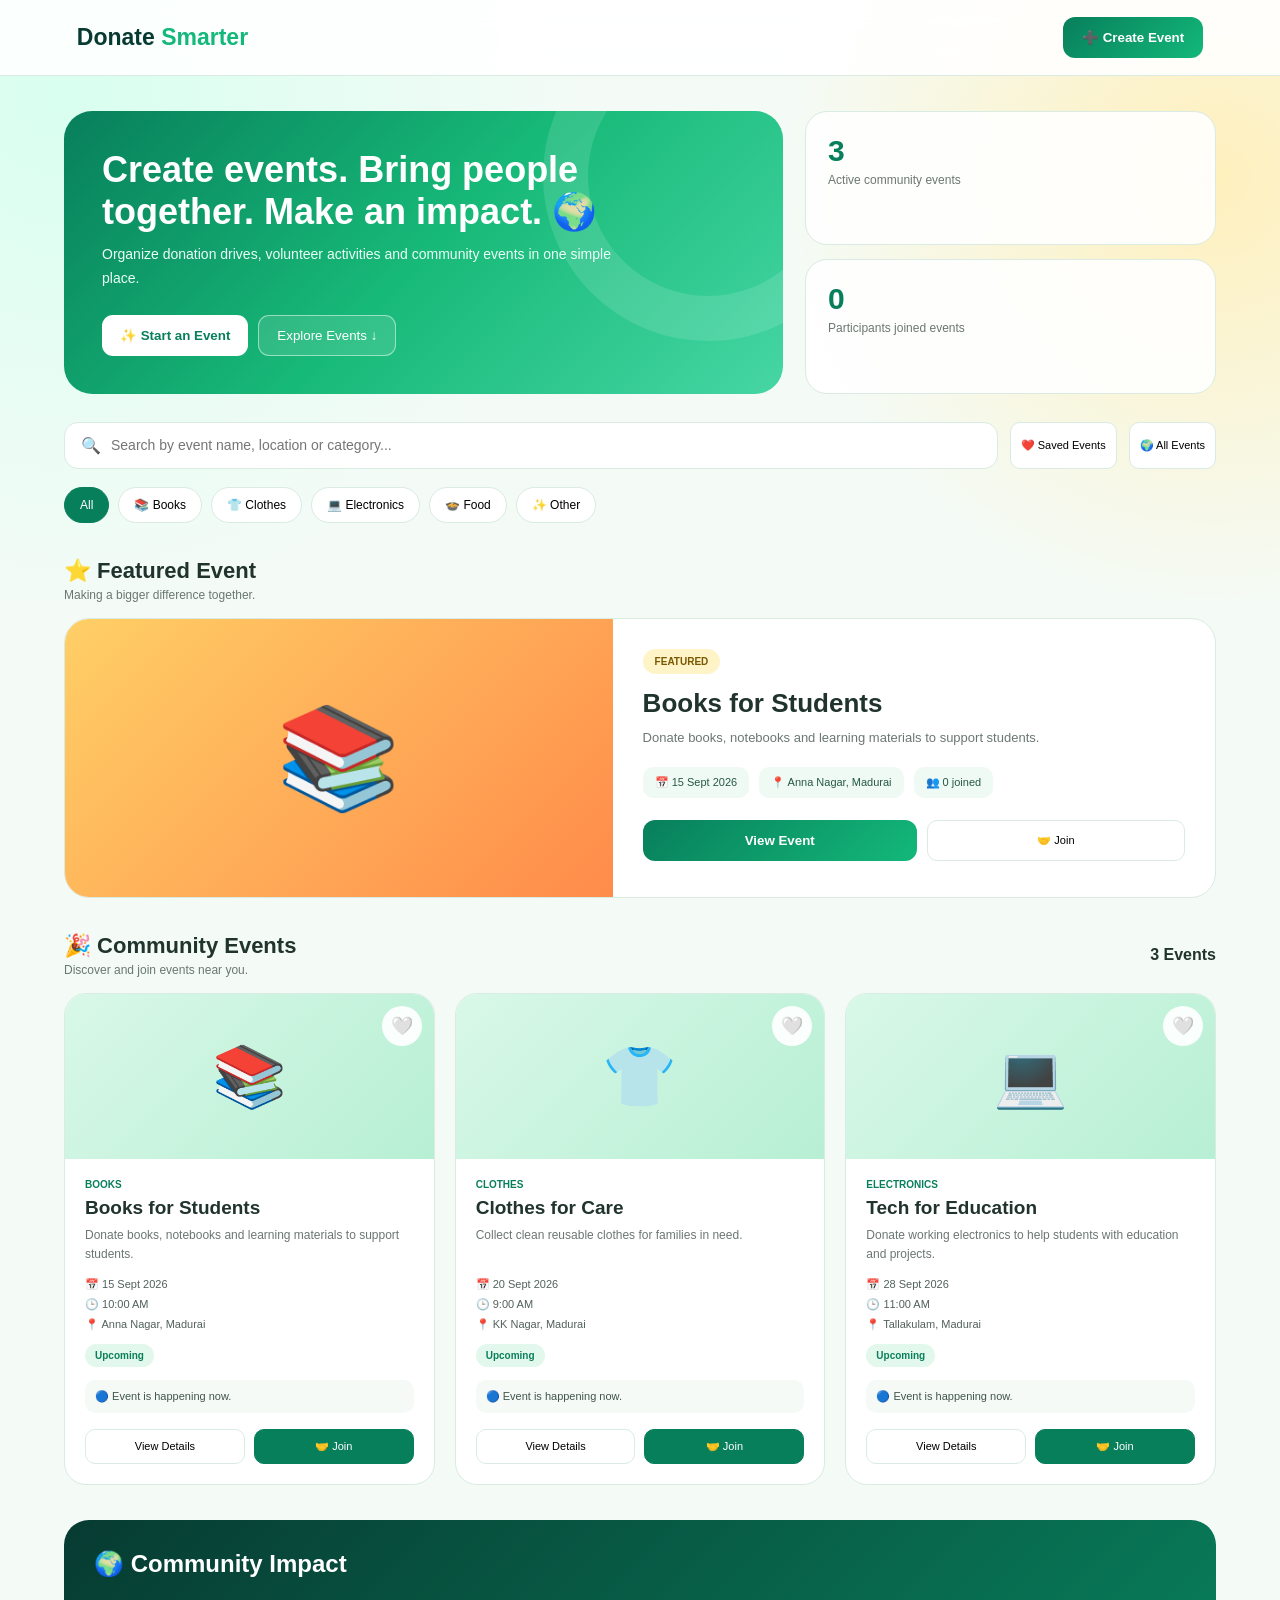
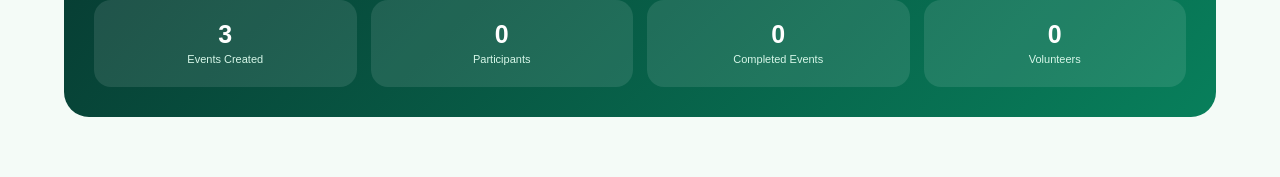
<file: event.html>
<!DOCTYPE html>

<html lang="en">
<head>
<meta charset="UTF-8">
<meta name="viewport" content="width=device-width, initial-scale=1.0">
<title>Donate Smarter | Community Events</title>

<style>
*{
    box-sizing:border-box;
    margin:0;
    padding:0;
    font-family:Arial,Helvetica,sans-serif;
}

:root{
    --green:#087f5b;
    --green2:#13b87a;
    --dark:#073b32;
    --light:#effff7;
    --cream:#fffaf0;
    --yellow:#ffd43b;
    --pink:#ff5d8f;
    --purple:#7657d8;
    --text:#20332d;
    --muted:#6b7772;
    --border:#d9ebe3;
    --white:#ffffff;
}

body{
    background:
        radial-gradient(circle at 5% 5%,#d8fff0 0,transparent 25%),
        radial-gradient(circle at 95% 10%,#fff0bd 0,transparent 22%),
        #f4fbf7;
    color:var(--text);
    min-height:100vh;
}

/* HEADER */

header{
    min-height:76px;
    padding:0 6%;
    display:flex;
    align-items:center;
    justify-content:space-between;
    gap:20px;
    background:rgba(255,255,255,.88);
    backdrop-filter:blur(15px);
    border-bottom:1px solid var(--border);
    position:sticky;
    top:0;
    z-index:50;
}

.brand{
    font-size:23px;
    font-weight:800;
    color:var(--dark);
}

.brand span{
    color:var(--green2);
}

.header-actions{
    display:flex;
    align-items:center;
    gap:14px;
}

.icon-button{
    width:42px;
    height:42px;
    border:none;
    border-radius:50%;
    background:#e5f9ef;
    cursor:pointer;
    font-size:18px;
    position:relative;
}

.notification-badge{
    position:absolute;
    top:5px;
    right:6px;
    width:9px;
    height:9px;
    border-radius:50%;
    background:var(--pink);
    border:2px solid white;
}

.primary-button{
    border:none;
    background:linear-gradient(135deg,var(--green),var(--green2));
    color:white;
    padding:13px 19px;
    border-radius:12px;
    cursor:pointer;
    font-weight:bold;
    transition:.25s;
}

.primary-button:hover{
    transform:translateY(-2px);
    box-shadow:0 10px 25px rgba(8,127,91,.22);
}

.container{
    width:min(1180px,90%);
    margin:auto;
    padding:35px 0 60px;
}

/* HERO */

.hero{
    display:grid;
    grid-template-columns:1.4fr .8fr;
    gap:22px;
    align-items:stretch;
}

.hero-main{
    background:linear-gradient(135deg,#087f5b,#17b978,#46d6a4);
    border-radius:28px;
    padding:38px;
    color:white;
    position:relative;
    overflow:hidden;
}

.hero-main:after{
    content:"";
    position:absolute;
    width:240px;
    height:240px;
    border:45px solid rgba(255,255,255,.12);
    border-radius:50%;
    right:-90px;
    top:-100px;
}

.hero-main h1{
    font-size:36px;
    max-width:620px;
    position:relative;
    z-index:1;
}

.hero-main p{
    margin-top:10px;
    max-width:550px;
    line-height:1.7;
    font-size:14px;
    color:#eafff7;
    position:relative;
    z-index:1;
}

.hero-buttons{
    display:flex;
    flex-wrap:wrap;
    gap:10px;
    margin-top:24px;
    position:relative;
    z-index:1;
}

.white-button{
    border:none;
    padding:12px 18px;
    border-radius:11px;
    background:white;
    color:var(--green);
    font-weight:bold;
    cursor:pointer;
}

.outline-button{
    border:1px solid rgba(255,255,255,.5);
    padding:12px 18px;
    border-radius:11px;
    background:rgba(255,255,255,.12);
    color:white;
    cursor:pointer;
}

.hero-side{
    display:grid;
    gap:14px;
}

.mini-card{
    background:rgba(255,255,255,.9);
    border:1px solid var(--border);
    border-radius:22px;
    padding:22px;
}

.mini-card .number{
    font-size:30px;
    color:var(--green);
    font-weight:bold;
}

.mini-card p{
    font-size:12px;
    color:var(--muted);
    margin-top:5px;
}

/* TOOLBAR */

.toolbar{
    margin-top:28px;
    display:flex;
    gap:12px;
    flex-wrap:wrap;
}

.search-box{
    flex:1;
    min-width:220px;
    display:flex;
    align-items:center;
    gap:10px;
    padding:13px 16px;
    background:white;
    border:1px solid var(--border);
    border-radius:14px;
}

.search-box input{
    width:100%;
    border:none;
    outline:none;
    font-size:14px;
}

.filter-row{
    margin-top:18px;
    display:flex;
    gap:9px;
    flex-wrap:wrap;
}

.filter{
    border:1px solid var(--border);
    background:white;
    padding:10px 15px;
    border-radius:25px;
    cursor:pointer;
    font-size:12px;
}

.filter.active{
    background:var(--green);
    color:white;
    border-color:var(--green);
}

/* FEATURED */

.section{
    margin-top:35px;
}

.section-heading{
    display:flex;
    align-items:center;
    justify-content:space-between;
    gap:15px;
    margin-bottom:16px;
}

.section-heading h2{
    font-size:22px;
}

.section-heading p{
    color:var(--muted);
    font-size:12px;
    margin-top:4px;
}

.featured-card{
    display:grid;
    grid-template-columns:1fr 1.1fr;
    min-height:280px;
    background:white;
    border-radius:25px;
    overflow:hidden;
    border:1px solid var(--border);
}

.featured-image{
    background:linear-gradient(135deg,#ffcf66,#ff8b4a);
    display:flex;
    align-items:center;
    justify-content:center;
    font-size:100px;
    min-height:250px;
}

.featured-image img{
    width:100%;
    height:100%;
    min-height:250px;
    object-fit:cover;
}

.featured-content{
    padding:30px;
}

.featured-label{
    display:inline-block;
    background:#fff4c7;
    color:#785800;
    padding:7px 12px;
    border-radius:20px;
    font-size:10px;
    font-weight:bold;
}

.featured-content h2{
    margin-top:14px;
    font-size:26px;
}

.featured-content p{
    color:var(--muted);
    font-size:13px;
    line-height:1.7;
    margin-top:8px;
}

.featured-info{
    display:flex;
    gap:10px;
    flex-wrap:wrap;
    margin-top:18px;
}

.info-chip{
    background:#effaf4;
    color:#27584a;
    padding:9px 12px;
    border-radius:10px;
    font-size:11px;
}

/* EVENT GRID */

.event-grid{
    display:grid;
    grid-template-columns:repeat(auto-fit,minmax(310px,1fr));
    gap:20px;
}

.event-card{
    background:white;
    border:1px solid var(--border);
    border-radius:22px;
    overflow:hidden;
    transition:.25s;
    position:relative;
}

.event-card:hover{
    transform:translateY(-5px);
    box-shadow:0 18px 35px rgba(20,80,60,.10);
}

.event-image{
    height:165px;
    background:linear-gradient(135deg,#d9f8e8,#b7efd4);
    display:flex;
    justify-content:center;
    align-items:center;
    font-size:60px;
    overflow:hidden;
}

.event-image img{
    width:100%;
    height:100%;
    object-fit:cover;
}

.save-button{
    position:absolute;
    top:12px;
    right:12px;
    width:40px;
    height:40px;
    border:none;
    border-radius:50%;
    background:rgba(255,255,255,.92);
    cursor:pointer;
    font-size:18px;
}

.save-button.saved{
    background:#ffe1ea;
}

.event-body{
    padding:20px;
}

.event-category{
    font-size:10px;
    color:var(--green);
    font-weight:bold;
    text-transform:uppercase;
}

.event-body h3{
    margin-top:7px;
    font-size:19px;
}

.description{
    color:var(--muted);
    font-size:12px;
    line-height:1.6;
    margin-top:7px;
    min-height:38px;
}

.event-meta{
    margin-top:14px;
    display:grid;
    gap:7px;
    color:#52615b;
    font-size:11px;
}

.status{
    display:inline-block;
    margin-top:13px;
    padding:6px 10px;
    border-radius:20px;
    background:#e3f8ec;
    color:#087f5b;
    font-size:10px;
    font-weight:bold;
}

.countdown{
    margin-top:13px;
    background:#f5faf7;
    padding:10px;
    border-radius:10px;
    color:#41554d;
    font-size:11px;
}

.card-actions{
    margin-top:16px;
    display:grid;
    grid-template-columns:1fr 1fr;
    gap:9px;
}

.action-btn{
    padding:10px;
    border-radius:10px;
    border:1px solid var(--border);
    background:white;
    cursor:pointer;
    font-size:11px;
}

.action-btn.green{
    background:var(--green);
    border-color:var(--green);
    color:white;
}

/* IMPACT */

.impact{
    margin-top:35px;
    background:linear-gradient(135deg,#073b32,#087f5b);
    color:white;
    padding:30px;
    border-radius:25px;
}

.impact-grid{
    margin-top:22px;
    display:grid;
    grid-template-columns:repeat(4,1fr);
    gap:14px;
}

.impact-card{
    background:rgba(255,255,255,.10);
    padding:20px;
    border-radius:17px;
    text-align:center;
}

.impact-card strong{
    display:block;
    font-size:25px;
}

.impact-card span{
    font-size:11px;
    color:#d7f7e9;
}

/* MODAL */

.modal{
    display:none;
    position:fixed;
    inset:0;
    background:rgba(0,30,20,.58);
    z-index:200;
    overflow-y:auto;
    padding:25px;
}

.modal.show{
    display:block;
}

.modal-box{
    width:min(650px,100%);
    background:white;
    margin:30px auto;
    border-radius:24px;
    padding:27px;
    animation:slide .25s ease;
}

@keyframes slide{
    from{
        opacity:0;
        transform:translateY(-20px);
    }
    to{
        opacity:1;
        transform:translateY(0);
    }
}

.modal-header{
    display:flex;
    justify-content:space-between;
    align-items:center;
    gap:20px;
}

.modal-header h2{
    font-size:22px;
}

.close{
    width:38px;
    height:38px;
    border:none;
    border-radius:50%;
    cursor:pointer;
    font-size:20px;
    background:#eef7f2;
}

.form-grid{
    display:grid;
    grid-template-columns:1fr 1fr;
    gap:14px;
}

.form-group{
    margin-top:15px;
}

.form-group.full{
    grid-column:1/-1;
}

.form-group label{
    display:block;
    margin-bottom:7px;
    font-size:12px;
    font-weight:bold;
}

.form-group input,
.form-group textarea,
.form-group select{
    width:100%;
    padding:12px;
    border:1px solid #d9e5df;
    border-radius:10px;
    outline:none;
    background:#fbfefc;
}

.form-group textarea{
    min-height:90px;
    resize:vertical;
}

.image-preview{
    margin-top:10px;
    width:100%;
    height:160px;
    border:2px dashed #b9dccc;
    border-radius:13px;
    display:flex;
    justify-content:center;
    align-items:center;
    overflow:hidden;
    color:var(--muted);
    font-size:12px;
}

.image-preview img{
    width:100%;
    height:100%;
    object-fit:cover;
}

.modal-actions{
    display:flex;
    gap:10px;
    margin-top:22px;
}

.modal-actions button{
    flex:1;
}

/* DETAILS */

.details-image{
    width:100%;
    height:220px;
    background:#e5f8ed;
    border-radius:16px;
    display:flex;
    justify-content:center;
    align-items:center;
    font-size:70px;
    overflow:hidden;
    margin-top:18px;
}

.details-image img{
    width:100%;
    height:100%;
    object-fit:cover;
}

.detail-list{
    margin-top:18px;
    display:grid;
    gap:10px;
}

.detail-item{
    background:#f4faf6;
    padding:13px;
    border-radius:11px;
    font-size:12px;
}

.detail-item b{
    color:var(--dark);
}

.tab-row{
    display:flex;
    gap:8px;
    flex-wrap:wrap;
    margin-top:20px;
}

.tab-button{
    padding:9px 12px;
    border:1px solid var(--border);
    background:white;
    border-radius:10px;
    cursor:pointer;
    font-size:11px;
}

.tab-button.active{
    background:var(--green);
    color:white;
}

.tab-content{
    margin-top:14px;
    display:none;
}

.tab-content.active{
    display:block;
}

.person-row,
.update-row{
    padding:12px;
    border-bottom:1px solid #edf2ef;
    font-size:12px;
}

.person-row:last-child,
.update-row:last-child{
    border-bottom:none;
}

.gallery{
    display:grid;
    grid-template-columns:repeat(3,1fr);
    gap:8px;
}

.gallery img{
    width:100%;
    height:90px;
    object-fit:cover;
    border-radius:10px;
}

.empty{
    color:var(--muted);
    font-size:12px;
    padding:15px 0;
}

/* NOTIFICATIONS */

.notification-panel{
    display:none;
    position:fixed;
    right:5%;
    top:82px;
    width:min(350px,90%);
    background:white;
    border:1px solid var(--border);
    border-radius:18px;
    box-shadow:0 20px 40px rgba(0,0,0,.12);
    z-index:150;
    overflow:hidden;
}

.notification-panel.show{
    display:block;
}

.notification-panel h3{
    padding:17px;
    border-bottom:1px solid var(--border);
}

.notification-item{
    padding:14px 17px;
    border-bottom:1px solid #eef4f0;
    font-size:12px;
}

.notification-item small{
    display:block;
    color:var(--muted);
    margin-top:4px;
}

/* TOAST */

.toast{
    position:fixed;
    right:25px;
    bottom:25px;
    background:#073b32;
    color:white;
    padding:14px 18px;
    border-radius:12px;
    z-index:500;
    display:none;
    font-size:13px;
    box-shadow:0 15px 30px rgba(0,0,0,.2);
}

.toast.show{
    display:block;
}

/* MOBILE */

@media(max-width:800px){

    .hero{
        grid-template-columns:1fr;
    }

    .featured-card{
        grid-template-columns:1fr;
    }

    .impact-grid{
        grid-template-columns:repeat(2,1fr);
    }

}

@media(max-width:600px){

    header{
        padding:12px 5%;
    }

    .brand{
        font-size:18px;
    }

    .primary-button{
        padding:11px 13px;
        font-size:11px;
    }

    .container{
        width:92%;
        padding-top:24px;
    }

    .hero-main{
        padding:27px;
    }

    .hero-main h1{
        font-size:28px;
    }

    .form-grid{
        grid-template-columns:1fr;
    }

    .impact-grid{
        grid-template-columns:1fr 1fr;
    }

    .modal{
        padding:10px;
    }

    .modal-box{
        padding:20px;
        margin:10px auto;
    }

}
</style>

</head>

<body>

<header>
    <div class="brand">Donate <span>Smarter</span></div>


<div class="header-actions">
    

    <button class="primary-button" onclick="openCreateModal()">
        ➕ Create Event
    </button>
</div>


</header>

<div class="notification-panel" id="notificationPanel">
    <h3>🔔 Notifications</h3>
    <div id="notificationList"></div>
</div>

<main class="container">


<section class="hero">

    <div class="hero-main">

        <h1>Create events. Bring people together. Make an impact. 🌍</h1>

        <p>
            Organize donation drives, volunteer activities and community events
            in one simple place.
        </p>

        <div class="hero-buttons">
            <button class="white-button" onclick="openCreateModal()">
                ✨ Start an Event
            </button>

            <button class="outline-button" onclick="document.getElementById('events').scrollIntoView({behavior:'smooth'})">
                Explore Events ↓
            </button>
        </div>

    </div>


    <div class="hero-side">

        <div class="mini-card">
            <div class="number" id="heroEventCount">3</div>
            <p>Active community events</p>
        </div>

        <div class="mini-card">
            <div class="number" id="heroParticipantCount">0</div>
            <p>Participants joined events</p>
        </div>

    </div>

</section>


<section class="toolbar">

    <div class="search-box">
        🔍
        <input
            type="text"
            id="searchInput"
            placeholder="Search by event name, location or category..."
            oninput="renderEvents()">
    </div>

    <button class="action-btn" onclick="showSavedOnly()">
        ❤️ Saved Events
    </button>

    <button class="action-btn" onclick="showAllEvents()">
        🌍 All Events
    </button>

</section>


<div class="filter-row">
    <button class="filter active" onclick="setFilter('all',this)">All</button>
    <button class="filter" onclick="setFilter('Books',this)">📚 Books</button>
    <button class="filter" onclick="setFilter('Clothes',this)">👕 Clothes</button>
    <button class="filter" onclick="setFilter('Electronics',this)">💻 Electronics</button>
    <button class="filter" onclick="setFilter('Food',this)">🍲 Food</button>
    <button class="filter" onclick="setFilter('Other',this)">✨ Other</button>
</div>


<section class="section">

    <div class="section-heading">
        <div>
            <h2>⭐ Featured Event</h2>
            <p>Making a bigger difference together.</p>
        </div>
    </div>

    <div class="featured-card">

        <div class="featured-image" id="featuredImage">
            📚
        </div>

        <div class="featured-content">

            <span class="featured-label">FEATURED</span>

            <h2 id="featuredTitle">Books for Students</h2>

            <p id="featuredDescription">
                Donate books, notebooks and learning materials to support students.
            </p>

            <div class="featured-info">
                <span class="info-chip" id="featuredDate">📅 15 Sep 2026</span>
                <span class="info-chip" id="featuredLocation">📍 Anna Nagar</span>
                <span class="info-chip" id="featuredParticipants">👥 0 joined</span>
            </div>

            <div class="modal-actions">
                <button class="primary-button" onclick="openFeaturedDetails()">
                    View Event
                </button>

                <button class="action-btn" onclick="joinFeaturedEvent()">
                    🤝 Join
                </button>
            </div>

        </div>

    </div>

</section>


<section class="section" id="events">

    <div class="section-heading">

        <div>
            <h2>🎉 Community Events</h2>
            <p id="eventSubtext">Discover and join events near you.</p>
        </div>

        <strong id="eventCount">3 Events</strong>

    </div>

    <div class="event-grid" id="eventGrid"></div>

</section>


<section class="impact">

    <h2>🌍 Community Impact</h2>

    <div class="impact-grid">

        <div class="impact-card">
            <strong id="impactEvents">3</strong>
            <span>Events Created</span>
        </div>

        <div class="impact-card">
            <strong id="impactParticipants">0</strong>
            <span>Participants</span>
        </div>

        <div class="impact-card">
            <strong id="impactCompleted">0</strong>
            <span>Completed Events</span>
        </div>

        <div class="impact-card">
            <strong id="impactVolunteers">0</strong>
            <span>Volunteers</span>
        </div>

    </div>

</section>


</main>

<!-- CREATE / EDIT MODAL -->

<div class="modal" id="createModal">


<div class="modal-box">

    <div class="modal-header">
        <h2 id="formTitle">✨ Create New Event</h2>

        <button class="close" onclick="closeModal('createModal')">
            ×
        </button>
    </div>

    <div class="form-grid">

        <div class="form-group full">
            <label>Event Name *</label>
            <input id="eventName" type="text" placeholder="Example: Winter Clothes Drive">
        </div>

        <div class="form-group full">
            <label>Description *</label>
            <textarea id="eventDescription" placeholder="Tell people about your event..."></textarea>
        </div>

        <div class="form-group">
            <label>Category</label>

            <select id="eventCategory">
                <option>Books</option>
                <option>Clothes</option>
                <option>Electronics</option>
                <option>Food</option>
                <option>Other</option>
            </select>
        </div>

        <div class="form-group">
            <label>Event Status</label>

            <select id="eventStatus">
                <option>Upcoming</option>
                <option>Ongoing</option>
                <option>Completed</option>
            </select>
        </div>

        <div class="form-group">
            <label>Date *</label>
            <input id="eventDate" type="date">
        </div>

        <div class="form-group">
            <label>Time *</label>
            <input id="eventTime" type="time">
        </div>

        <div class="form-group full">
            <label>Location *</label>
            <input id="eventLocation" type="text" placeholder="Example: Anna Nagar, Madurai">
        </div>

        <div class="form-group full">
            <label>🖼️ Upload Event Image</label>
            <input id="eventImage" type="file" accept="image/*" onchange="previewImage()">

            <div class="image-preview" id="imagePreview">
                No image selected
            </div>
        </div>

    </div>

    <div class="modal-actions">
        <button class="action-btn" onclick="closeModal('createModal')">
            Cancel
        </button>

        <button class="primary-button" onclick="saveEvent()">
            🎉 Save Event
        </button>
    </div>

</div>


</div>

<!-- DETAILS MODAL -->

<div class="modal" id="detailsModal">


<div class="modal-box">

    <div class="modal-header">

        <h2 id="detailsTitle">Event Details</h2>

        <button class="close" onclick="closeModal('detailsModal')">
            ×
        </button>

    </div>

    <div class="details-image" id="detailsImage">
        🎉
    </div>

    <div class="detail-list">

        <div class="detail-item">
            <b>📝 Description:</b>
            <span id="detailsDescription"></span>
        </div>

        <div class="detail-item" id="detailsMeta"></div>

        <div class="detail-item">
            <b>⏳ Countdown:</b>
            <span id="detailsCountdown"></span>
        </div>

    </div>


    <div class="tab-row">

        <button class="tab-button active" onclick="openTab('participants',this)">
            👥 Participants
        </button>

        <button class="tab-button" onclick="openTab('volunteers',this)">
            🤝 Volunteers
        </button>

        <button class="tab-button" onclick="openTab('updates',this)">
            📢 Updates
        </button>

        <button class="tab-button" onclick="openTab('gallery',this)">
            📸 Gallery
        </button>

    </div>


    <div class="tab-content active" id="participantsTab">
        <div id="participantsList"></div>
    </div>


    <div class="tab-content" id="volunteersTab">

        <div id="volunteersList"></div>

        <div class="form-group">
            <label>Your Name</label>
            <input id="volunteerName" placeholder="Enter your name">
        </div>

        <div class="form-group">
            <label>Phone Number</label>
            <input id="volunteerPhone" placeholder="Enter phone number">
        </div>

        <div class="form-group">
            <label>Available Time</label>
            <input id="volunteerTime" placeholder="Example: Morning">
        </div>

        <button class="primary-button" style="margin-top:15px;width:100%;" onclick="addVolunteer()">
            🤝 Register as Volunteer
        </button>

    </div>


    <div class="tab-content" id="updatesTab">

        <div id="updatesList"></div>

        <div class="form-group">
            <label>Post an Event Update</label>
            <textarea id="newUpdate" placeholder="Example: Event location has changed."></textarea>
        </div>

        <button class="primary-button" style="margin-top:15px;width:100%;" onclick="addUpdate()">
            📢 Post Update
        </button>

    </div>


    <div class="tab-content" id="galleryTab">

        <div class="gallery" id="galleryList"></div>

        <div class="form-group">
            <label>Add Event Photo</label>
            <input type="file" id="galleryUpload" accept="image/*" onchange="addGalleryImage()">
        </div>

    </div>


    <div class="modal-actions">

        <button class="action-btn" onclick="shareEvent()">
            📤 Share
        </button>

        <button class="action-btn" onclick="editCurrentEvent()">
            ✏️ Edit
        </button>

        <button class="primary-button" id="joinDetailsButton" onclick="toggleJoinCurrentEvent()">
            🤝 Join Event
        </button>

    </div>

    <div class="modal-actions">

        <button class="action-btn" style="color:#b4233c;" onclick="deleteCurrentEvent()">
            🗑️ Delete Event
        </button>

    </div>

</div>
```

</div>

<div class="toast" id="toast"></div>

<script>

/* =================================================
   DATA
================================================= */

let events = [
    {
        id:1,
        name:"Books for Students",
        description:"Donate books, notebooks and learning materials to support students.",
        category:"Books",
        date:"2026-09-15",
        time:"10:00",
        location:"Anna Nagar, Madurai",
        status:"Upcoming",
        image:"",
        saved:false,
        joined:false,
        participants:[],
        volunteers:[],
        updates:["Welcome! Please bring clean and useful books."],
        gallery:[]
    },
    {
        id:2,
        name:"Clothes for Care",
        description:"Collect clean reusable clothes for families in need.",
        category:"Clothes",
        date:"2026-09-20",
        time:"09:00",
        location:"KK Nagar, Madurai",
        status:"Upcoming",
        image:"",
        saved:false,
        joined:false,
        participants:[],
        volunteers:[],
        updates:["Sorting and collection begins at 9:00 AM."],
        gallery:[]
    },
    {
        id:3,
        name:"Tech for Education",
        description:"Donate working electronics to help students with education and projects.",
        category:"Electronics",
        date:"2026-09-28",
        time:"11:00",
        location:"Tallakulam, Madurai",
        status:"Upcoming",
        image:"",
        saved:false,
        joined:false,
        participants:[],
        volunteers:[],
        updates:["Please bring chargers with electronic devices when possible."],
        gallery:[]
    }
];


let currentFilter = "all";
let savedOnly = false;
let editingId = null;
let currentEventId = null;
let selectedImageData = "";


/* =================================================
   ICON
================================================= */

function categoryIcon(category){

    if(category === "Books") return "📚";
    if(category === "Clothes") return "👕";
    if(category === "Electronics") return "💻";
    if(category === "Food") return "🍲";

    return "✨";

}


/* =================================================
   MODALS
================================================= */

function openCreateModal(){

    editingId = null;
    selectedImageData = "";

    document.getElementById("formTitle").textContent =
        "✨ Create New Event";

    clearForm();

    document.getElementById("createModal")
        .classList.add("show");

}


function closeModal(id){

    document.getElementById(id)
        .classList.remove("show");

}


window.addEventListener("click",function(e){

    if(e.target.classList.contains("modal")){

        e.target.classList.remove("show");

    }

});


/* =================================================
   IMAGE PREVIEW
================================================= */

function previewImage(){

    let file =
        document.getElementById("eventImage").files[0];

    if(!file) return;

    let reader = new FileReader();

    reader.onload = function(e){

        selectedImageData = e.target.result;

        document.getElementById("imagePreview").innerHTML =
            '<img src="' + selectedImageData + '">';

    };

    reader.readAsDataURL(file);

}


/* =================================================
   CREATE / EDIT EVENT
================================================= */

function saveEvent(){

    let name =
        document.getElementById("eventName").value.trim();

    let description =
        document.getElementById("eventDescription").value.trim();

    let category =
        document.getElementById("eventCategory").value;

    let status =
        document.getElementById("eventStatus").value;

    let date =
        document.getElementById("eventDate").value;

    let time =
        document.getElementById("eventTime").value;

    let location =
        document.getElementById("eventLocation").value.trim();


    if(name === "" ||
       description === "" ||
       date === "" ||
       time === "" ||
       location === ""){

        showToast("⚠️ Please complete all required fields.");

        return;

    }


    if(editingId !== null){

        let event =
            events.find(function(e){
                return e.id === editingId;
            });

        event.name = name;
        event.description = description;
        event.category = category;
        event.status = status;
        event.date = date;
        event.time = time;
        event.location = location;

        if(selectedImageData !== ""){
            event.image = selectedImageData;
        }

        showToast("✅ Event updated successfully!");

        editingId = null;

    }

    else{

        let newEvent = {
            id:Date.now(),
            name:name,
            description:description,
            category:category,
            date:date,
            time:time,
            location:location,
            status:status,
            image:selectedImageData,
            saved:false,
            joined:false,
            participants:[],
            volunteers:[],
            updates:["🎉 Event created successfully!"],
            gallery:[]
        };

        events.unshift(newEvent);

        addNotification(
            "🎉 New event created: " + name
        );

        showToast(
            "🎉 Event created successfully!"
        );

    }


    closeModal("createModal");

    renderEvents();

    updateImpact();

    updateFeatured();

}


/* =================================================
   RENDER EVENTS
================================================= */

function renderEvents(){

    let grid =
        document.getElementById("eventGrid");

    let search =
        document.getElementById("searchInput")
        .value
        .toLowerCase();


    grid.innerHTML = "";


    let visibleEvents =
        events.filter(function(event){

            let matchesFilter =
                currentFilter === "all" ||
                event.category === currentFilter;


            let matchesSearch =
                event.name.toLowerCase().includes(search) ||
                event.location.toLowerCase().includes(search) ||
                event.category.toLowerCase().includes(search);


            let matchesSaved =
                !savedOnly ||
                event.saved;


            return matchesFilter &&
                   matchesSearch &&
                   matchesSaved;

        });


    visibleEvents.forEach(function(event){

        let card =
            document.createElement("div");

        card.className =
            "event-card";


        let imageHTML =
            event.image
            ? '<img src="' + event.image + '">'
            : categoryIcon(event.category);


        card.innerHTML =

            '<div class="event-image">' +
                imageHTML +
            '</div>' +

            '<button class="save-button ' +
                (event.saved ? 'saved' : '') +
            '" onclick="toggleSave(' + event.id + ')">' +

                (event.saved ? '❤️' : '🤍') +

            '</button>' +

            '<div class="event-body">' +

                '<div class="event-category">' +
                    event.category +
                '</div>' +

                '<h3></h3>' +

                '<p class="description"></p>' +

                '<div class="event-meta">' +

                    '<div>📅 ' +
                        formatDate(event.date) +
                    '</div>' +

                    '<div>🕒 ' +
                        formatTime(event.time) +
                    '</div>' +

                    '<div>📍 </div>' +

                '</div>' +

                '<span class="status">' +
                    event.status +
                '</span>' +

                '<div class="countdown">' +
                    getCountdown(event) +
                '</div>' +

                '<div class="card-actions">' +

                    '<button class="action-btn" onclick="openDetails(' +
                        event.id +
                    ')">View Details</button>' +

                    '<button class="action-btn green" onclick="quickJoin(' +
                        event.id +
                    ')">' +
                        (event.joined ? '✓ Joined' : '🤝 Join') +
                    '</button>' +

                '</div>' +

            '</div>';


        card.querySelector("h3").textContent =
            event.name;

        card.querySelector(".description").textContent =
            event.description;

        card.querySelector(".event-meta div:last-child").textContent =
            "📍 " + event.location;


        grid.appendChild(card);

    });


    if(visibleEvents.length === 0){

        grid.innerHTML =
            '<div class="empty">No events found.</div>';

    }


    document.getElementById("eventCount")
        .textContent =
        visibleEvents.length + " Events";

}


/* =================================================
   FILTER
================================================= */

function setFilter(category,button){

    currentFilter = category;
    savedOnly = false;

    document
        .querySelectorAll(".filter")
        .forEach(function(btn){

            btn.classList.remove("active");

        });


    button.classList.add("active");

    renderEvents();

}


function showSavedOnly(){

    savedOnly = true;
    currentFilter = "all";

    document
        .querySelectorAll(".filter")
        .forEach(function(btn){

            btn.classList.remove("active");

        });

    renderEvents();

    showToast("❤️ Showing your saved events.");

}


function showAllEvents(){

    savedOnly = false;
    currentFilter = "all";

    renderEvents();

}


/* =================================================
   SAVE EVENT
================================================= */

function toggleSave(id){

    let event =
        events.find(function(e){
            return e.id === id;
        });

    event.saved = !event.saved;

    renderEvents();

    showToast(
        event.saved
        ? "❤️ Event saved!"
        : "Removed from saved events."
    );

}


/* =================================================
   JOIN EVENT
================================================= */

function quickJoin(id){

    let event =
        events.find(function(e){
            return e.id === id;
        });


    event.joined = !event.joined;


    if(event.joined){

        event.participants.push({
            name:"You",
            time:new Date().toLocaleString()
        });

        addNotification(
            "🤝 You joined " + event.name
        );

        showToast(
            "🎉 You joined " + event.name
        );

    }

    else{

        event.participants =
            event.participants.filter(function(person){

                return person.name !== "You";

            });

        showToast(
            "You left " + event.name
        );

    }


    renderEvents();
    updateImpact();
    updateFeatured();

}


/* =================================================
   EVENT DETAILS
================================================= */

function openDetails(id){

    currentEventId = id;

    let event =
        events.find(function(e){
            return e.id === id;
        });


    document.getElementById("detailsTitle")
        .textContent =
        event.name;


    document.getElementById("detailsDescription")
        .textContent =
        event.description;


    document.getElementById("detailsMeta")
        .innerHTML =

        "📅 <b>Date:</b> " +
        formatDate(event.date) +

        "<br><br>" +

        "🕒 <b>Time:</b> " +
        formatTime(event.time) +

        "<br><br>" +

        "📍 <b>Location:</b> " +
        event.location +

        "<br><br>" +

        "🏷️ <b>Category:</b> " +
        event.category +

        "<br><br>" +

        "🟢 <b>Status:</b> " +
        event.status;


    document.getElementById("detailsCountdown")
        .textContent =
        getCountdown(event);


    let imageBox =
        document.getElementById("detailsImage");


    if(event.image){

        imageBox.innerHTML =
            '<img src="' +
            event.image +
            '">';

    }

    else{

        imageBox.textContent =
            categoryIcon(event.category);

    }


    document.getElementById("joinDetailsButton")
        .textContent =
        event.joined
        ? "✓ Leave Event"
        : "🤝 Join Event";


    renderParticipants(event);
    renderVolunteers(event);
    renderUpdates(event);
    renderGallery(event);


    document.getElementById("detailsModal")
        .classList.add("show");

}


/* =================================================
   PARTICIPANTS
================================================= */

function renderParticipants(event){

    let list =
        document.getElementById("participantsList");


    if(event.participants.length === 0){

        list.innerHTML =
            '<div class="empty">No participants yet. Be the first to join!</div>';

        return;

    }


    list.innerHTML = "";


    event.participants.forEach(function(person){

        let row =
            document.createElement("div");

        row.className =
            "person-row";

        row.textContent =
            "👤 " +
            person.name +
            " — Joined";

        list.appendChild(row);

    });

}


/* =================================================
   TOGGLE JOIN IN DETAILS
================================================= */

function toggleJoinCurrentEvent(){

    if(currentEventId === null) return;

    quickJoin(currentEventId);

    openDetails(currentEventId);

}


/* =================================================
   VOLUNTEERS
================================================= */

function addVolunteer(){

    let name =
        document.getElementById("volunteerName")
        .value
        .trim();

    let phone =
        document.getElementById("volunteerPhone")
        .value
        .trim();

    let time =
        document.getElementById("volunteerTime")
        .value
        .trim();


    if(name === "" || phone === ""){

        showToast(
            "⚠️ Please enter your name and phone number."
        );

        return;

    }


    let event =
        getCurrentEvent();


    event.volunteers.push({
        name:name,
        phone:phone,
        time:time
    });


    document.getElementById("volunteerName").value = "";
    document.getElementById("volunteerPhone").value = "";
    document.getElementById("volunteerTime").value = "";


    renderVolunteers(event);

    updateImpact();

    showToast(
        "🤝 Volunteer registration successful!"
    );

}


function renderVolunteers(event){

    let list =
        document.getElementById("volunteersList");


    if(event.volunteers.length === 0){

        list.innerHTML =
            '<div class="empty">No volunteers registered yet.</div>';

        return;

    }


    list.innerHTML = "";


    event.volunteers.forEach(function(volunteer){

        let row =
            document.createElement("div");

        row.className =
            "person-row";


        row.innerHTML =
            "🤝 <b>" +
            escapeHTML(volunteer.name) +
            "</b><br>" +

            "📞 " +
            escapeHTML(volunteer.phone) +
            "<br>" +

            "🕒 " +
            escapeHTML(volunteer.time || "Not specified");


        list.appendChild(row);

    });

}


/* =================================================
   EVENT UPDATES
================================================= */

function addUpdate(){

    let text =
        document.getElementById("newUpdate")
        .value
        .trim();


    if(text === ""){

        showToast(
            "⚠️ Please write an update."
        );

        return;

    }


    let event =
        getCurrentEvent();


    event.updates.unshift(
        "📢 " + text
    );


    document.getElementById("newUpdate")
        .value = "";


    renderUpdates(event);

    addNotification(
        "📢 New update posted for " +
        event.name
    );

    showToast(
        "📢 Event update posted!"
    );

}


function renderUpdates(event){

    let list =
        document.getElementById("updatesList");


    if(event.updates.length === 0){

        list.innerHTML =
            '<div class="empty">No updates yet.</div>';

        return;

    }


    list.innerHTML = "";


    event.updates.forEach(function(update){

        let row =
            document.createElement("div");

        row.className =
            "update-row";

        row.textContent =
            update;

        list.appendChild(row);

    });

}


/* =================================================
   GALLERY
================================================= */

function addGalleryImage(){

    let file =
        document.getElementById("galleryUpload")
        .files[0];

    if(!file) return;


    let reader =
        new FileReader();


    reader.onload =
        function(e){

            let event =
                getCurrentEvent();


            event.gallery.push(
                e.target.result
            );


            renderGallery(event);

            document
                .getElementById("galleryUpload")
                .value = "";


            showToast(
                "📸 Photo added to gallery!"
            );

        };


    reader.readAsDataURL(file);

}


function renderGallery(event){

    let gallery =
        document.getElementById("galleryList");


    if(event.gallery.length === 0){

        gallery.innerHTML =
            '<div class="empty">No event photos yet.</div>';

        return;

    }


    gallery.innerHTML = "";


    event.gallery.forEach(function(image){

        let img =
            document.createElement("img");

        img.src = image;

        gallery.appendChild(img);

    });

}


/* =================================================
   TABS
================================================= */

function openTab(tab,button){

    document
        .querySelectorAll(".tab-button")
        .forEach(function(btn){

            btn.classList.remove("active");

        });


    document
        .querySelectorAll(".tab-content")
        .forEach(function(content){

            content.classList.remove("active");

        });


    button.classList.add("active");


    document
        .getElementById(tab + "Tab")
        .classList.add("active");

}


/* =================================================
   EDIT
================================================= */

function editCurrentEvent(){

    let event =
        getCurrentEvent();


    editingId =
        event.id;


    document.getElementById("formTitle")
        .textContent =
        "✏️ Edit Event";


    document.getElementById("eventName")
        .value =
        event.name;


    document.getElementById("eventDescription")
        .value =
        event.description;


    document.getElementById("eventCategory")
        .value =
        event.category;


    document.getElementById("eventStatus")
        .value =
        event.status;


    document.getElementById("eventDate")
        .value =
        event.date;


    document.getElementById("eventTime")
        .value =
        event.time;


    document.getElementById("eventLocation")
        .value =
        event.location;


    selectedImageData =
        event.image;


    let preview =
        document.getElementById("imagePreview");


    if(event.image){

        preview.innerHTML =
            '<img src="' +
            event.image +
            '">';

    }

    else{

        preview.textContent =
            "No image selected";

    }


    closeModal("detailsModal");


    document.getElementById("createModal")
        .classList.add("show");

}


/* =================================================
   DELETE
================================================= */

function deleteCurrentEvent(){

    let event =
        getCurrentEvent();


    let answer =
        confirm(
            "Delete the event: " +
            event.name +
            "?"
        );


    if(!answer) return;


    events =
        events.filter(function(e){

            return e.id !==
                currentEventId;

        });


    closeModal("detailsModal");


    addNotification(
        "🗑️ Event deleted: " +
        event.name
    );


    showToast(
        "🗑️ Event deleted successfully."
    );


    currentEventId = null;


    renderEvents();
    updateImpact();
    updateFeatured();

}


/* =================================================
   SHARE
================================================= */

function shareEvent(){

    let event =
        getCurrentEvent();


    let text =
        "🎉 " +
        event.name +

        "\n📅 " +
        formatDate(event.date) +

        "\n🕒 " +
        formatTime(event.time) +

        "\n📍 " +
        event.location +

        "\n\nJoin this community event on Donate Smarter!";


    if(navigator.share){

        navigator.share({
            title:event.name,
            text:text
        });

    }

    else if(navigator.clipboard){

        navigator.clipboard
            .writeText(text)
            .then(function(){

                showToast(
                    "📋 Event details copied!"
                );

            });

    }

    else{

        showToast(
            "📤 Sharing is not supported on this browser."
        );

    }

}


/* =================================================
   FEATURED EVENT
================================================= */

function updateFeatured(){

    if(events.length === 0){

        document.getElementById("featuredTitle")
            .textContent =
            "No Featured Event";

        return;

    }


    let event =
        events[0];


    document.getElementById("featuredTitle")
        .textContent =
        event.name;


    document.getElementById("featuredDescription")
        .textContent =
        event.description;


    document.getElementById("featuredDate")
        .textContent =
        "📅 " +
        formatDate(event.date);


    document.getElementById("featuredLocation")
        .textContent =
        "📍 " +
        event.location;


    document.getElementById("featuredParticipants")
        .textContent =
        "👥 " +
        event.participants.length +
        " joined";


    let image =
        document.getElementById("featuredImage");


    if(event.image){

        image.innerHTML =
            '<img src="' +
            event.image +
            '">';

    }

    else{

        image.textContent =
            categoryIcon(event.category);

    }

}


function openFeaturedDetails(){

    if(events.length > 0){

        openDetails(
            events[0].id
        );

    }

}


function joinFeaturedEvent(){

    if(events.length > 0){

        quickJoin(
            events[0].id
        );

    }

}


/* =================================================
   NOTIFICATIONS
================================================= */

let notifications = [
    {
        text:"Welcome to Donate Smarter Events! 🎉",
        time:"Now"
    }
];


function addNotification(text){

    notifications.unshift({
        text:text,
        time:"Just now"
    });


    renderNotifications();

}


function renderNotifications(){

    let list =
        document.getElementById("notificationList");

    list.innerHTML = "";


    notifications.forEach(function(notification){

        let item =
            document.createElement("div");

        item.className =
            "notification-item";


        item.innerHTML =
            notification.text +
            "<small>" +
            notification.time +
            "</small>";


        list.appendChild(item);

    });


    document
        .getElementById("notificationBadge")
        .style.display =
        notifications.length > 0
        ? "block"
        : "none";

}


function toggleNotifications(){

    document
        .getElementById("notificationPanel")
        .classList.toggle("show");

}


/* =================================================
   IMPACT
================================================= */

function updateImpact(){

    let participants =
        events.reduce(function(total,event){

            return total +
                event.participants.length;

        },0);


    let volunteers =
        events.reduce(function(total,event){

            return total +
                event.volunteers.length;

        },0);


    let completed =
        events.filter(function(event){

            return event.status ===
                "Completed";

        }).length;


    document.getElementById("heroEventCount")
        .textContent =
        events.length;


    document.getElementById("heroParticipantCount")
        .textContent =
        participants;


    document.getElementById("impactEvents")
        .textContent =
        events.length;


    document.getElementById("impactParticipants")
        .textContent =
        participants;


    document.getElementById("impactCompleted")
        .textContent =
        completed;


    document.getElementById("impactVolunteers")
        .textContent =
        volunteers;

}


/* =================================================
   COUNTDOWN
================================================= */

function getCountdown(event){

    if(event.status === "Completed"){

        return "🎉 This event is completed.";

    }


    let target =
        new Date(
            event.date +
            "T" +
            event.time
        );


    let now =
        new Date();


    let difference =
        target - now;


    if(difference <= 0){

        return "🔵 Event is happening now.";

    }


    let days =
        Math.floor(
            difference /
            (1000 * 60 * 60 * 24)
        );


    let hours =
        Math.floor(
            difference %
            (1000 * 60 * 60 * 24) /
            (1000 * 60 * 60)
        );


    let minutes =
        Math.floor(
            difference %
            (1000 * 60 * 60) /
            (1000 * 60)
        );


    return "⏳ Starts in " +
        days + "d " +
        hours + "h " +
        minutes + "m";

}


/* =================================================
   HELPERS
================================================= */

function getCurrentEvent(){

    return events.find(function(event){

        return event.id ===
            currentEventId;

    });

}


function formatDate(date){

    if(!date) return "";

    let value =
        new Date(
            date +
            "T00:00:00"
        );


    return value.toLocaleDateString(
        "en-IN",
        {
            day:"numeric",
            month:"short",
            year:"numeric"
        }
    );

}


function formatTime(time){

    if(!time) return "";

    let parts =
        time.split(":");


    let hour =
        Number(parts[0]);


    let minute =
        parts[1];


    let period =
        hour >= 12
        ? "PM"
        : "AM";


    hour =
        hour % 12 || 12;


    return hour +
        ":" +
        minute +
        " " +
        period;

}


function escapeHTML(text){

    let div =
        document.createElement("div");

    div.textContent =
        text;

    return div.innerHTML;

}


function clearForm(){

    document.getElementById("eventName").value = "";
    document.getElementById("eventDescription").value = "";
    document.getElementById("eventCategory").value = "Books";
    document.getElementById("eventStatus").value = "Upcoming";
    document.getElementById("eventDate").value = "";
    document.getElementById("eventTime").value = "";
    document.getElementById("eventLocation").value = "";
    document.getElementById("eventImage").value = "";

    document.getElementById("imagePreview")
        .textContent =
        "No image selected";

}


function showToast(message){

    let toast =
        document.getElementById("toast");


    toast.textContent =
        message;


    toast.classList.add("show");


    setTimeout(function(){

        toast.classList.remove("show");

    },3000);

}


/* =================================================
   INITIAL LOAD
================================================= */

renderEvents();
updateImpact();
updateFeatured();
renderNotifications();


/* UPDATE COUNTDOWNS */

setInterval(function(){

    renderEvents();

    if(currentEventId !== null &&
       document
       .getElementById("detailsModal")
       .classList.contains("show")){

        let event =
            getCurrentEvent();

        if(event){

            document
                .getElementById("detailsCountdown")
                .textContent =
                getCountdown(event);

        }

    }

},60000);

</script>

</body>
</html>
</file>
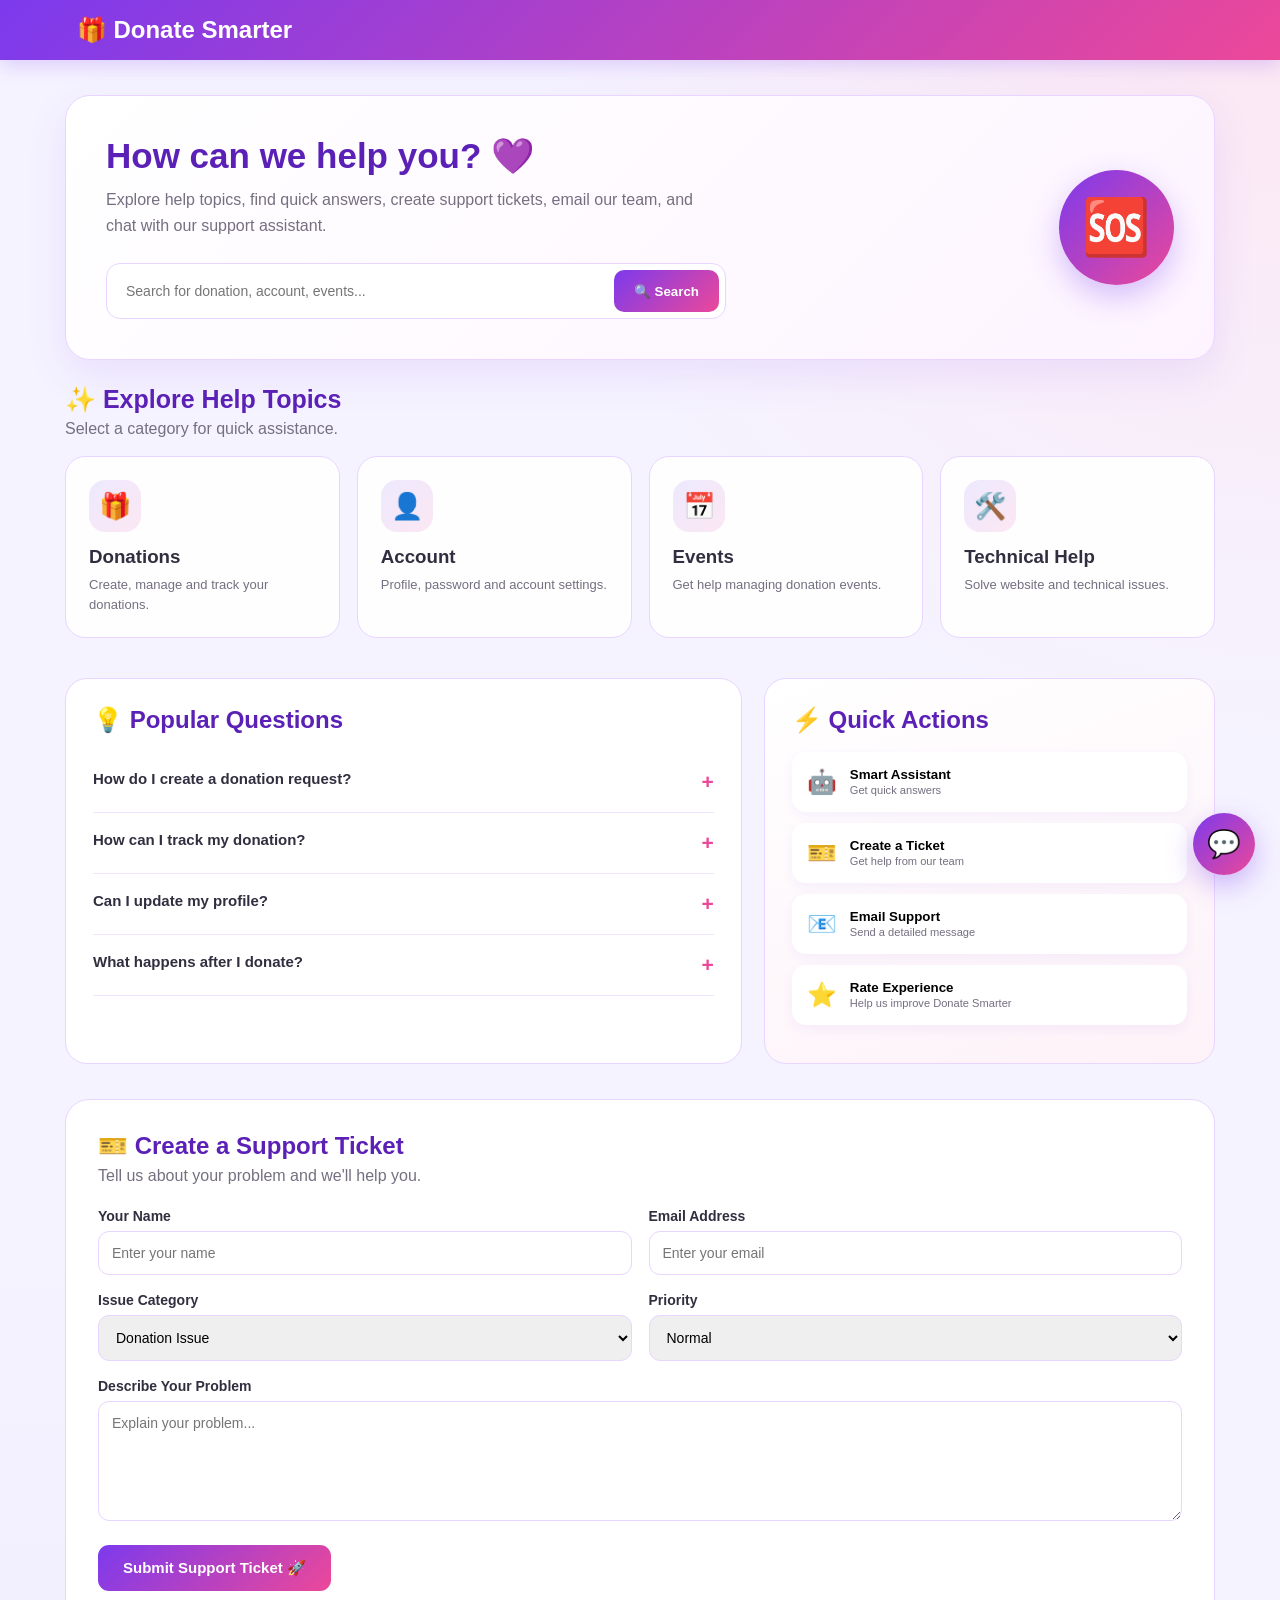
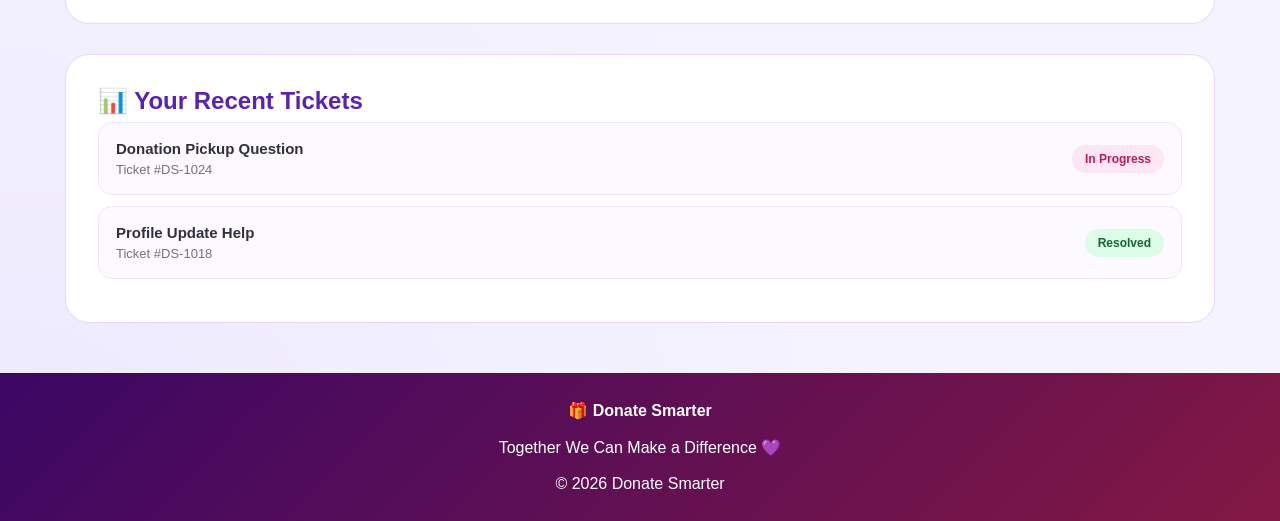
<file: helpandsupport.html>
<!DOCTYPE html>

<html lang="en">
<head>
<meta charset="UTF-8">
<meta name="viewport" content="width=device-width, initial-scale=1.0">

<title>Help & Support | Donate Smarter</title>

<style>

/* ===============================
   GLOBAL
================================ */

*{
    margin:0;
    padding:0;
    box-sizing:border-box;
    font-family:Arial, Helvetica, sans-serif;
}

:root{
    --purple:#7c3aed;
    --purple-dark:#5b21b6;
    --pink:#ec4899;
    --pink-dark:#be185d;
    --light-pink:#fdf2f8;
    --lavender:#f5f3ff;
    --white:#ffffff;
    --text:#312e3f;
    --muted:#756f80;
    --border:#e9d5ff;
    --green:#16a34a;
}

body{
    background:
        radial-gradient(circle at top right,#fce7f3,transparent 30%),
        radial-gradient(circle at bottom left,#ede9fe,transparent 35%),
        var(--lavender);
    color:var(--text);
    min-height:100vh;
}


/* ===============================
   HEADER
================================ */

header{
    background:linear-gradient(135deg,var(--purple),var(--pink));
    color:white;
    padding:16px 6%;
    display:flex;
    align-items:center;
    justify-content:space-between;
    gap:20px;
    position:sticky;
    top:0;
    z-index:100;
    box-shadow:0 5px 20px rgba(124,58,237,.22);
}

.logo{
    font-size:24px;
    font-weight:bold;
}

.back-btn{
    background:rgba(255,255,255,.18);
    border:1px solid rgba(255,255,255,.35);
    color:white;
    text-decoration:none;
    padding:10px 16px;
    border-radius:10px;
    font-weight:bold;
    transition:.3s;
}

.back-btn:hover{
    background:white;
    color:var(--purple-dark);
}


/* ===============================
   HERO
================================ */

.hero{
    width:92%;
    max-width:1150px;
    margin:35px auto 25px;
    background:linear-gradient(135deg,#ffffff,#fdf4ff);
    border:1px solid var(--border);
    border-radius:25px;
    padding:40px;
    display:flex;
    align-items:center;
    justify-content:space-between;
    gap:30px;
    box-shadow:0 15px 40px rgba(124,58,237,.10);
}

.hero-text h1{
    font-size:35px;
    margin-bottom:10px;
    color:var(--purple-dark);
}

.hero-text p{
    color:var(--muted);
    line-height:1.6;
    max-width:620px;
}

.hero-icon{
    width:115px;
    height:115px;
    border-radius:50%;
    display:flex;
    align-items:center;
    justify-content:center;
    font-size:55px;
    flex-shrink:0;
    background:linear-gradient(135deg,var(--purple),var(--pink));
    box-shadow:0 12px 30px rgba(124,58,237,.30);
}


/* ===============================
   SEARCH
================================ */

.search-box{
    margin-top:25px;
    background:white;
    border:1px solid var(--border);
    border-radius:14px;
    padding:6px;
    display:flex;
    max-width:650px;
}

.search-box input{
    border:none;
    outline:none;
    flex:1;
    padding:13px;
    font-size:14px;
    background:transparent;
}

.search-btn{
    border:none;
    background:linear-gradient(135deg,var(--purple),var(--pink));
    color:white;
    padding:12px 20px;
    border-radius:10px;
    cursor:pointer;
    font-weight:bold;
}


/* ===============================
   MAIN
================================ */

.container{
    width:92%;
    max-width:1150px;
    margin:25px auto 50px;
}

.section-title{
    margin-bottom:18px;
}

.section-title h2{
    font-size:25px;
    color:var(--purple-dark);
}

.section-title p{
    margin-top:6px;
    color:var(--muted);
}


/* ===============================
   HELP CATEGORIES
================================ */

.category-grid{
    display:grid;
    grid-template-columns:repeat(4,1fr);
    gap:17px;
    margin-bottom:40px;
}

.category-card{
    background:rgba(255,255,255,.92);
    border:1px solid var(--border);
    padding:23px;
    border-radius:20px;
    cursor:pointer;
    transition:.3s;
    position:relative;
    overflow:hidden;
}

.category-card:hover{
    transform:translateY(-6px);
    box-shadow:0 15px 30px rgba(124,58,237,.15);
}

.category-icon{
    width:52px;
    height:52px;
    border-radius:16px;
    display:flex;
    align-items:center;
    justify-content:center;
    font-size:26px;
    background:linear-gradient(135deg,#ede9fe,#fce7f3);
    margin-bottom:14px;
}

.category-card h3{
    margin-bottom:7px;
}

.category-card p{
    font-size:13px;
    color:var(--muted);
    line-height:1.5;
}


/* ===============================
   SUPPORT GRID
================================ */

.support-grid{
    display:grid;
    grid-template-columns:1.2fr .8fr;
    gap:22px;
    margin-bottom:35px;
}


/* ===============================
   FAQ
================================ */

.faq-box{
    background:white;
    padding:27px;
    border-radius:22px;
    border:1px solid var(--border);
}

.faq-box h2,
.quick-box h2{
    color:var(--purple-dark);
    margin-bottom:18px;
}

.faq-item{
    border-bottom:1px solid #eee4ff;
}

.faq-question{
    width:100%;
    padding:18px 0;
    border:none;
    background:none;
    display:flex;
    justify-content:space-between;
    text-align:left;
    cursor:pointer;
    font-size:15px;
    font-weight:bold;
    color:var(--text);
}

.faq-question span{
    color:var(--pink);
    font-size:21px;
    transition:.3s;
}

.faq-answer{
    display:none;
    color:var(--muted);
    padding-bottom:17px;
    line-height:1.6;
    font-size:14px;
}

.faq-item.active .faq-answer{
    display:block;
}

.faq-item.active .faq-question span{
    transform:rotate(45deg);
}


/* ===============================
   QUICK ACTIONS
================================ */

.quick-box{
    background:linear-gradient(160deg,#ffffff,#fdf2f8);
    border:1px solid var(--border);
    padding:27px;
    border-radius:22px;
}

.quick-action{
    width:100%;
    display:flex;
    align-items:center;
    gap:13px;
    padding:15px;
    margin-bottom:11px;
    border:none;
    background:white;
    border-radius:14px;
    cursor:pointer;
    text-align:left;
    box-shadow:0 4px 12px rgba(124,58,237,.06);
    transition:.3s;
}

.quick-action:hover{
    transform:translateX(6px);
    background:#faf5ff;
}

.quick-action span{
    font-size:24px;
}

.quick-action strong{
    display:block;
}

.quick-action small{
    color:var(--muted);
}


/* ===============================
   TICKET FORM
================================ */

.ticket-section,
.ticket-status{
    background:white;
    padding:32px;
    border-radius:24px;
    border:1px solid var(--border);
    margin-bottom:30px;
}

.ticket-section h2,
.ticket-status h2{
    color:var(--purple-dark);
    margin-bottom:7px;
}

.ticket-section > p{
    color:var(--muted);
    margin-bottom:23px;
}

.form-grid{
    display:grid;
    grid-template-columns:1fr 1fr;
    gap:17px;
}

.full{
    grid-column:span 2;
}

label{
    display:block;
    font-size:14px;
    font-weight:bold;
    margin-bottom:7px;
}

input,
select,
textarea{
    width:100%;
    padding:13px;
    border:1px solid var(--border);
    border-radius:11px;
    outline:none;
    font-size:14px;
}

input:focus,
select:focus,
textarea:focus{
    border-color:var(--purple);
    box-shadow:0 0 0 3px rgba(124,58,237,.10);
}

textarea{
    min-height:120px;
    resize:vertical;
}

.submit-btn{
    margin-top:20px;
    border:none;
    background:linear-gradient(135deg,var(--purple),var(--pink));
    color:white;
    padding:14px 25px;
    border-radius:11px;
    cursor:pointer;
    font-weight:bold;
    font-size:15px;
}


/* ===============================
   TICKETS
================================ */

.ticket-card{
    display:flex;
    align-items:center;
    justify-content:space-between;
    padding:17px;
    border-radius:14px;
    background:#fdfaff;
    margin-bottom:11px;
    border:1px solid #eee4ff;
}

.ticket-left h3{
    font-size:15px;
    margin-bottom:5px;
}

.ticket-left p{
    font-size:13px;
    color:var(--muted);
}

.ticket-badge{
    padding:7px 13px;
    border-radius:20px;
    font-size:12px;
    font-weight:bold;
}

.open{
    background:#e0e7ff;
    color:#4338ca;
}

.progress{
    background:#fce7f3;
    color:#be185d;
}

.resolved{
    background:#dcfce7;
    color:#166534;
}


/* ===============================
   MODALS
================================ */

.modal{
    display:none;
    position:fixed;
    inset:0;
    background:rgba(49,46,63,.55);
    backdrop-filter:blur(5px);
    z-index:1000;
    padding:20px;
    overflow-y:auto;
}

.modal.show{
    display:flex;
    align-items:center;
    justify-content:center;
}

.modal-content{
    width:100%;
    max-width:650px;
    background:white;
    border-radius:25px;
    padding:30px;
    position:relative;
    box-shadow:0 25px 70px rgba(0,0,0,.25);
}

.modal-close{
    position:absolute;
    right:18px;
    top:15px;
    width:38px;
    height:38px;
    border:none;
    border-radius:50%;
    background:#f5f3ff;
    color:var(--purple-dark);
    font-size:24px;
    cursor:pointer;
}

.modal-title{
    display:flex;
    align-items:center;
    gap:15px;
    margin-bottom:25px;
}

.modal-title h2{
    color:var(--purple-dark);
    margin-bottom:5px;
}

.modal-title p{
    color:var(--muted);
}

.modal-icon{
    width:58px;
    height:58px;
    border-radius:18px;
    display:flex;
    align-items:center;
    justify-content:center;
    font-size:28px;
    background:linear-gradient(135deg,#ede9fe,#fce7f3);
}

.email-info{
    display:flex;
    gap:10px;
    align-items:center;
    background:#faf5ff;
    padding:14px;
    border-radius:12px;
    margin-top:15px;
}

.email-info p{
    font-size:13px;
    color:var(--muted);
}


/* ===============================
   RATING
================================ */

.rating-content{
    max-width:600px;
    text-align:center;
}

.rating-header{
    margin-bottom:25px;
}

.rating-header h2{
    color:var(--purple-dark);
    margin:12px 0 8px;
}

.rating-header p{
    color:var(--muted);
}

.big-rating-icon{
    width:75px;
    height:75px;
    margin:auto;
    border-radius:25px;
    display:flex;
    align-items:center;
    justify-content:center;
    font-size:38px;
    background:linear-gradient(135deg,#ede9fe,#fce7f3);
}

.emoji-ratings{
    display:flex;
    justify-content:center;
    gap:8px;
    margin-bottom:25px;
}

.emoji-ratings button{
    border:none;
    background:white;
    padding:10px;
    border-radius:15px;
    cursor:pointer;
    font-size:27px;
    transition:.3s;
}

.emoji-ratings button small{
    display:block;
    font-size:10px;
    color:var(--muted);
}

.emoji-ratings button:hover,
.emoji-ratings button.selected{
    background:linear-gradient(135deg,#ede9fe,#fce7f3);
    transform:translateY(-5px);
}

.rating-divider{
    color:#a1a1aa;
    font-size:11px;
    font-weight:bold;
    letter-spacing:1px;
    margin:15px 0;
}

.stars{
    display:flex;
    justify-content:center;
    gap:7px;
}

.stars span{
    font-size:42px;
    color:#ddd6fe;
    cursor:pointer;
    transition:.2s;
}

.stars span.active{
    color:#f59e0b;
}

.rating-text{
    color:var(--muted);
    margin:12px 0 18px;
    font-size:14px;
}

.rating-content textarea{
    min-height:100px;
}

.rating-submit{
    width:100%;
}

.rating-summary{
    margin-top:22px;
    display:flex;
    gap:15px;
}

.rating-summary div{
    flex:1;
    padding:16px;
    background:#faf5ff;
    border-radius:15px;
}

.rating-summary strong{
    display:block;
    color:var(--purple-dark);
    font-size:21px;
}

.rating-summary span{
    font-size:11px;
    color:var(--muted);
}


/* ===============================
   CHAT
================================ */

.chat-button{
    position:fixed;
    right:25px;
    bottom:25px;
    width:62px;
    height:62px;
    border:none;
    border-radius:50%;
    background:linear-gradient(135deg,var(--purple),var(--pink));
    color:white;
    font-size:27px;
    cursor:pointer;
    box-shadow:0 10px 28px rgba(124,58,237,.35);
    z-index:100;
}

.chat-window{
    display:none;
    position:fixed;
    right:25px;
    bottom:100px;
    width:340px;
    max-width:90%;
    background:white;
    border-radius:22px;
    overflow:hidden;
    box-shadow:0 18px 45px rgba(0,0,0,.22);
    z-index:100;
}

.chat-header{
    background:linear-gradient(135deg,var(--purple),var(--pink));
    color:white;
    padding:17px;
    display:flex;
    justify-content:space-between;
}

.close-chat{
    background:none;
    border:none;
    color:white;
    font-size:22px;
    cursor:pointer;
}

.chat-messages{
    height:280px;
    overflow-y:auto;
    padding:16px;
    background:#faf7ff;
}

.bot-message{
    background:white;
    padding:12px;
    border-radius:14px 14px 14px 3px;
    margin-bottom:11px;
    font-size:14px;
}

.user-message{
    background:linear-gradient(135deg,#ede9fe,#fce7f3);
    padding:12px;
    border-radius:14px 14px 3px 14px;
    margin-bottom:11px;
    font-size:14px;
    text-align:right;
}

.chat-input{
    display:flex;
    padding:10px;
    border-top:1px solid var(--border);
}

.chat-input input{
    border:none;
    background:#f6f1ff;
}

.chat-input button{
    border:none;
    background:var(--purple);
    color:white;
    padding:0 16px;
    border-radius:10px;
    cursor:pointer;
    margin-left:7px;
}


/* ===============================
   TOAST
================================ */

.toast{
    position:fixed;
    top:25px;
    right:25px;
    background:var(--purple-dark);
    color:white;
    padding:15px 21px;
    border-radius:11px;
    display:none;
    z-index:2000;
}


/* ===============================
   FOOTER
================================ */

footer{
    background:linear-gradient(135deg,#3b0764,#831843);
    color:white;
    text-align:center;
    padding:28px;
    margin-top:40px;
}


/* ===============================
   RESPONSIVE
================================ */

@media(max-width:900px){

    .category-grid{
        grid-template-columns:repeat(2,1fr);
    }

    .support-grid{
        grid-template-columns:1fr;
    }

}

@media(max-width:650px){

    header{
        flex-direction:column;
        align-items:flex-start;
    }

    .hero{
        flex-direction:column;
        align-items:flex-start;
        padding:26px;
    }

    .hero-text h1{
        font-size:28px;
    }

    .category-grid{
        grid-template-columns:1fr;
    }

    .form-grid{
        grid-template-columns:1fr;
    }

    .full{
        grid-column:span 1;
    }

    .ticket-card{
        flex-direction:column;
        align-items:flex-start;
        gap:10px;
    }

    .emoji-ratings{
        gap:2px;
    }

    .emoji-ratings button{
        font-size:22px;
        padding:6px;
    }

}

</style>

</head>

<body>

<!-- HEADER -->

<header>


<div class="logo">
    🎁 Donate Smarter
</div>



</header>

<!-- HERO -->

<section class="hero">


<div class="hero-text">

    <h1>How can we help you? 💜</h1>

    <p>
        Explore help topics, find quick answers, create
        support tickets, email our team, and chat with
        our support assistant.
    </p>

    <div class="search-box">

        <input
            type="text"
            id="helpSearch"
            placeholder="Search for donation, account, events..."
            onkeyup="searchHelp()"
        >

        <button class="search-btn" onclick="searchHelp()">
            🔍 Search
        </button>

    </div>

</div>

<div class="hero-icon">🆘</div>


</section>

<div class="container">


<!-- HELP TOPICS -->

<div class="section-title">

    <h2>✨ Explore Help Topics</h2>

    <p>Select a category for quick assistance.</p>

</div>


<div class="category-grid">

    <div class="category-card searchable"
    onclick="showToast('Donation help selected! 🎁')">

        <div class="category-icon">🎁</div>

        <h3>Donations</h3>

        <p>Create, manage and track your donations.</p>

    </div>


    <div class="category-card searchable"
    onclick="showToast('Account help selected! 👤')">

        <div class="category-icon">👤</div>

        <h3>Account</h3>

        <p>Profile, password and account settings.</p>

    </div>


    <div class="category-card searchable"
    onclick="showToast('Event help selected! 📅')">

        <div class="category-icon">📅</div>

        <h3>Events</h3>

        <p>Get help managing donation events.</p>

    </div>


    <div class="category-card searchable"
    onclick="showToast('Technical support selected! 🛠️')">

        <div class="category-icon">🛠️</div>

        <h3>Technical Help</h3>

        <p>Solve website and technical issues.</p>

    </div>

</div>


<!-- FAQ AND QUICK ACTIONS -->

<div class="support-grid">

    <section class="faq-box">

        <h2>💡 Popular Questions</h2>


        <div class="faq-item">

            <button class="faq-question"
            onclick="toggleFAQ(this)">

                How do I create a donation request?

                <span>+</span>

            </button>

            <div class="faq-answer">

                Choose a donation category, enter item details,
                and submit your donation request.

            </div>

        </div>


        <div class="faq-item">

            <button class="faq-question"
            onclick="toggleFAQ(this)">

                How can I track my donation?

                <span>+</span>

            </button>

            <div class="faq-answer">

                Open Donation History to check your
                donation status and updates.

            </div>

        </div>


        <div class="faq-item">

            <button class="faq-question"
            onclick="toggleFAQ(this)">

                Can I update my profile?

                <span>+</span>

            </button>

            <div class="faq-answer">

                Yes. Open Account Settings, update your details,
                and click Save Profile.

            </div>

        </div>


        <div class="faq-item">

            <button class="faq-question"
            onclick="toggleFAQ(this)">

                What happens after I donate?

                <span>+</span>

            </button>

            <div class="faq-answer">

                Your request is reviewed and its progress
                appears in your Donation History.

            </div>

        </div>

    </section>


    <!-- QUICK ACTIONS -->

    <section class="quick-box">

        <h2>⚡ Quick Actions</h2>


        <button class="quick-action" onclick="openChat()">

            <span>🤖</span>

            <div>

                <strong>Smart Assistant</strong>

                <small>Get quick answers</small>

            </div>

        </button>


        <button class="quick-action"
        onclick="scrollToTicket()">

            <span>🎫</span>

            <div>

                <strong>Create a Ticket</strong>

                <small>Get help from our team</small>

            </div>

        </button>


        <button class="quick-action"
        onclick="openEmailSupport()">

            <span>📧</span>

            <div>

                <strong>Email Support</strong>

                <small>Send a detailed message</small>

            </div>

        </button>


        <button class="quick-action"
        onclick="openRating()">

            <span>⭐</span>

            <div>

                <strong>Rate Experience</strong>

                <small>Help us improve Donate Smarter</small>

            </div>

        </button>

    </section>

</div>


<!-- SUPPORT TICKET -->

<section class="ticket-section" id="ticketSection">

    <h2>🎫 Create a Support Ticket</h2>

    <p>Tell us about your problem and we'll help you.</p>


    <form onsubmit="createTicket(event)">

        <div class="form-grid">

            <div>

                <label>Your Name</label>

                <input
                    type="text"
                    id="ticketName"
                    placeholder="Enter your name"
                    required
                >

            </div>


            <div>

                <label>Email Address</label>

                <input
                    type="email"
                    id="ticketEmail"
                    placeholder="Enter your email"
                    required
                >

            </div>


            <div>

                <label>Issue Category</label>

                <select id="ticketCategory">

                    <option>Donation Issue</option>
                    <option>Account Issue</option>
                    <option>Event Issue</option>
                    <option>Technical Issue</option>
                    <option>Other</option>

                </select>

            </div>


            <div>

                <label>Priority</label>

                <select>

                    <option>Normal</option>
                    <option>High</option>
                    <option>Low</option>

                </select>

            </div>


            <div class="full">

                <label>Describe Your Problem</label>

                <textarea
                    id="ticketMessage"
                    placeholder="Explain your problem..."
                    required
                ></textarea>

            </div>

        </div>


        <button type="submit" class="submit-btn">
            Submit Support Ticket 🚀
        </button>

    </form>

</section>


<!-- TICKET STATUS -->

<section class="ticket-status">

    <h2>📊 Your Recent Tickets</h2>

    <div id="ticketList">

        <div class="ticket-card">

            <div class="ticket-left">

                <h3>Donation Pickup Question</h3>

                <p>Ticket #DS-1024</p>

            </div>

            <span class="ticket-badge progress">
                In Progress
            </span>

        </div>


        <div class="ticket-card">

            <div class="ticket-left">

                <h3>Profile Update Help</h3>

                <p>Ticket #DS-1018</p>

            </div>

            <span class="ticket-badge resolved">
                Resolved
            </span>

        </div>

    </div>

</section>


</div>

<!-- ===============================
     EMAIL SUPPORT MODAL
================================ -->

<div class="modal" id="emailModal">


<div class="modal-content">

    <button class="modal-close"
    onclick="closeEmailSupport()">
        ×
    </button>


    <div class="modal-title">

        <div class="modal-icon">📧</div>

        <div>

            <h2>Email Support</h2>

            <p>Send a detailed support request to our team.</p>

        </div>

    </div>


    <form onsubmit="sendSupportEmail(event)">

        <div class="form-grid">

            <div>

                <label>Your Name</label>

                <input
                    type="text"
                    id="supportName"
                    placeholder="Enter your name"
                    required
                >

            </div>


            <div>

                <label>Email Address</label>

                <input
                    type="email"
                    id="supportEmail"
                    placeholder="example@email.com"
                    required
                >

            </div>


            <div class="full">

                <label>Subject</label>

                <input
                    type="text"
                    id="supportSubject"
                    placeholder="What do you need help with?"
                    required
                >

            </div>


            <div class="full">

                <label>Support Category</label>

                <select id="supportCategory">

                    <option>General Question</option>
                    <option>Donation Problem</option>
                    <option>Account Problem</option>
                    <option>Technical Issue</option>
                    <option>Event Support</option>
                    <option>Feedback</option>

                </select>

            </div>


            <div class="full">

                <label>Your Message</label>

                <textarea
                    id="supportMessage"
                    placeholder="Describe your problem in detail..."
                    required
                ></textarea>

            </div>

        </div>


        <div class="email-info">

            <span>💜</span>

            <p>
                Your request will be recorded for support review.
            </p>

        </div>


        <button type="submit" class="submit-btn">
            📤 Send Support Request
        </button>

    </form>

</div>
```

</div>

<!-- ===============================
     RATING MODAL
================================ -->

<div class="modal" id="ratingModal">

```
<div class="modal-content rating-content">

    <button class="modal-close"
    onclick="closeRating()">
        ×
    </button>


    <div class="rating-header">

        <div class="big-rating-icon">💜</div>

        <h2>How was your experience?</h2>

        <p>
            Your feedback helps us make
            Donate Smarter better.
        </p>

    </div>


    <div class="emoji-ratings">

        <button onclick="selectEmoji(1,this)">
            😞
            <small>Poor</small>
        </button>

        <button onclick="selectEmoji(2,this)">
            😕
            <small>Fair</small>
        </button>

        <button onclick="selectEmoji(3,this)">
            😐
            <small>Good</small>
        </button>

        <button onclick="selectEmoji(4,this)">
            😊
            <small>Great</small>
        </button>

        <button onclick="selectEmoji(5,this)">
            🤩
            <small>Excellent</small>
        </button>

    </div>


    <div class="rating-divider">
        OR RATE WITH STARS
    </div>


    <div class="stars" id="stars">

        <span onclick="selectStar(1)">★</span>
        <span onclick="selectStar(2)">★</span>
        <span onclick="selectStar(3)">★</span>
        <span onclick="selectStar(4)">★</span>
        <span onclick="selectStar(5)">★</span>

    </div>


    <p class="rating-text" id="ratingText">
        Select a rating
    </p>


    <textarea
        id="feedbackMessage"
        placeholder="Tell us what you liked or what we can improve..."
    ></textarea>


    <button
        class="submit-btn rating-submit"
        onclick="submitRating()"
    >
        Submit Feedback 💜
    </button>


    <div class="rating-summary">

        <div>

            <strong>4.8</strong>

            <span>Average Rating</span>

        </div>


        <div>

            <strong id="totalRatings">128</strong>

            <span>Community Ratings</span>

        </div>

    </div>

</div>
```

</div>

<!-- CHAT BUTTON -->

<button class="chat-button" onclick="toggleChat()">
    💬
</button>

<!-- CHAT WINDOW -->

<div class="chat-window" id="chatWindow">

```
<div class="chat-header">

    <div>

        <strong>🤖 Support Assistant</strong>

        <br>

        <small>Ready to help</small>

    </div>

    <button class="close-chat" onclick="toggleChat()">
        ×
    </button>

</div>


<div class="chat-messages" id="chatMessages">

    <div class="bot-message">

        👋 Hello!

        <br><br>

        I'm the Donate Smarter support assistant 💜

        <br><br>

        Ask me about donations, accounts,
        events or support tickets.

    </div>

</div>


<div class="chat-input">

    <input
        type="text"
        id="chatInput"
        placeholder="Type a message..."
        onkeydown="checkEnter(event)"
    >

    <button onclick="sendChat()">➤</button>

</div>
```

</div>

<!-- TOAST -->

<div class="toast" id="toast"></div>

<!-- FOOTER -->

<footer>


<strong>🎁 Donate Smarter</strong>

<br><br>

Together We Can Make a Difference 💜

<br><br>

© 2026 Donate Smarter


</footer>

<script>

/* ===============================
   FAQ
================================ */

function toggleFAQ(button){

    const item = button.parentElement;

    document.querySelectorAll(".faq-item").forEach(function(faq){

        if(faq !== item){
            faq.classList.remove("active");
        }

    });

    item.classList.toggle("active");

}


/* ===============================
   SEARCH
================================ */

function searchHelp(){

    const search =
        document.getElementById("helpSearch")
        .value
        .toLowerCase();

    document.querySelectorAll(".searchable")
    .forEach(function(card){

        const text = card.textContent.toLowerCase();

        if(text.includes(search)){
            card.style.display = "block";
        }else{
            card.style.display = "none";
        }

    });

}


/* ===============================
   SCROLL TO TICKET
================================ */

function scrollToTicket(){

    document
    .getElementById("ticketSection")
    .scrollIntoView({
        behavior:"smooth"
    });

}


/* ===============================
   CREATE TICKET
================================ */

function createTicket(event){

    event.preventDefault();

    const category =
        document.getElementById("ticketCategory").value;

    const number =
        Math.floor(1000 + Math.random() * 9000);

    const ticketNumber = "DS-" + number;

    const ticket = document.createElement("div");

    ticket.className = "ticket-card";

    ticket.innerHTML = `
        <div class="ticket-left">
            <h3>${category}</h3>
            <p>Ticket #${ticketNumber}</p>
        </div>

        <span class="ticket-badge open">
            Open
        </span>
    `;

    document
    .getElementById("ticketList")
    .prepend(ticket);

    showToast(
        "Ticket created successfully! 🎉"
    );

    event.target.reset();

}


/* ===============================
   EMAIL SUPPORT
================================ */

function openEmailSupport(){

    document
    .getElementById("emailModal")
    .classList.add("show");

}


function closeEmailSupport(){

    document
    .getElementById("emailModal")
    .classList.remove("show");

}


function sendSupportEmail(event){

    event.preventDefault();

    const number =
        Math.floor(10000 + Math.random() * 90000);

    const reference = "EMAIL-" + number;

    showToast(
        "Support request sent! 💜 Ref: " + reference
    );

    event.target.reset();

    setTimeout(function(){
        closeEmailSupport();
    },1500);

}


/* ===============================
   RATING
================================ */

let selectedRating = 0;


function openRating(){

    document
    .getElementById("ratingModal")
    .classList.add("show");

}


function closeRating(){

    document
    .getElementById("ratingModal")
    .classList.remove("show");

}


function selectStar(rating){

    selectedRating = rating;

    const stars =
        document.querySelectorAll("#stars span");

    stars.forEach(function(star,index){

        if(index < rating){
            star.classList.add("active");
        }else{
            star.classList.remove("active");
        }

    });

    updateRatingText(rating);

}


function selectEmoji(rating,button){

    document
    .querySelectorAll(".emoji-ratings button")
    .forEach(function(item){
        item.classList.remove("selected");
    });

    button.classList.add("selected");

    selectStar(rating);

}


function updateRatingText(rating){

    const messages = {
        1:"😞 We're sorry to hear that.",
        2:"😕 Thanks! We can improve.",
        3:"🙂 Good! Thank you.",
        4:"😊 Great! We're happy.",
        5:"🤩 Amazing! Thank you so much!"
    };

    document
    .getElementById("ratingText")
    .textContent =
        messages[rating];

}


function submitRating(){

    if(selectedRating === 0){

        showToast(
            "Please select a rating first! ⭐"
        );

        return;

    }

    const total =
        document.getElementById("totalRatings");

    total.textContent =
        Number(total.textContent) + 1;

    showToast(
        "Thank you for your feedback! 💜✨"
    );

    setTimeout(function(){

        closeRating();

        selectedRating = 0;

        document
        .getElementById("feedbackMessage")
        .value = "";

        document
        .querySelectorAll("#stars span")
        .forEach(function(star){
            star.classList.remove("active");
        });

        document
        .querySelectorAll(".emoji-ratings button")
        .forEach(function(button){
            button.classList.remove("selected");
        });

        document
        .getElementById("ratingText")
        .textContent =
            "Select a rating";

    },1200);

}


/* ===============================
   CHAT
================================ */

function toggleChat(){

    const chat =
        document.getElementById("chatWindow");

    if(chat.style.display === "block"){
        chat.style.display = "none";
    }else{
        chat.style.display = "block";
    }

}


function openChat(){

    document
    .getElementById("chatWindow")
    .style.display = "block";

}


function sendChat(){

    const input =
        document.getElementById("chatInput");

    const message =
        input.value.trim();

    if(message === ""){
        return;
    }

    const messages =
        document.getElementById("chatMessages");

    const user =
        document.createElement("div");

    user.className = "user-message";

    user.textContent = message;

    messages.appendChild(user);

    input.value = "";

    messages.scrollTop =
        messages.scrollHeight;


    setTimeout(function(){

        const bot =
            document.createElement("div");

        bot.className = "bot-message";

        bot.textContent =
            getBotReply(message);

        messages.appendChild(bot);

        messages.scrollTop =
            messages.scrollHeight;

    },500);

}


function getBotReply(message){

    message = message.toLowerCase();

    if(message.includes("donat")){

        return "🎁 You can create and track donations through your Donate Smarter dashboard.";

    }

    if(
        message.includes("password") ||
        message.includes("security")
    ){

        return "🔐 Go to Account Settings → Security to update your password.";

    }

    if(message.includes("ticket")){

        return "🎫 You can create a support ticket using the form on this page.";

    }

    if(message.includes("event")){

        return "📅 Check your dashboard to manage donation events.";

    }

    if(message.includes("account")){

        return "👤 You can update your profile and preferences in Account Settings.";

    }

    if(
        message.includes("hello") ||
        message.includes("hi")
    ){

        return "👋 Hello! How can I help you today?";

    }

    return "💜 Thanks for your question! You can create a support ticket or use Email Support for detailed assistance.";

}


function checkEnter(event){

    if(event.key === "Enter"){

        event.preventDefault();

        sendChat();

    }

}


/* ===============================
   TOAST
================================ */

function showToast(message){

    const toast =
        document.getElementById("toast");

    toast.textContent = message;

    toast.style.display = "block";

    clearTimeout(window.toastTimer);

    window.toastTimer =
        setTimeout(function(){

            toast.style.display = "none";

        },3000);

}


/* ===============================
   CLOSE MODAL WHEN CLICKING OUTSIDE
================================ */

window.addEventListener("click",function(event){

    const emailModal =
        document.getElementById("emailModal");

    const ratingModal =
        document.getElementById("ratingModal");

    if(event.target === emailModal){
        closeEmailSupport();
    }

    if(event.target === ratingModal){
        closeRating();
    }

});

</script>

</body>
</html>
</file>
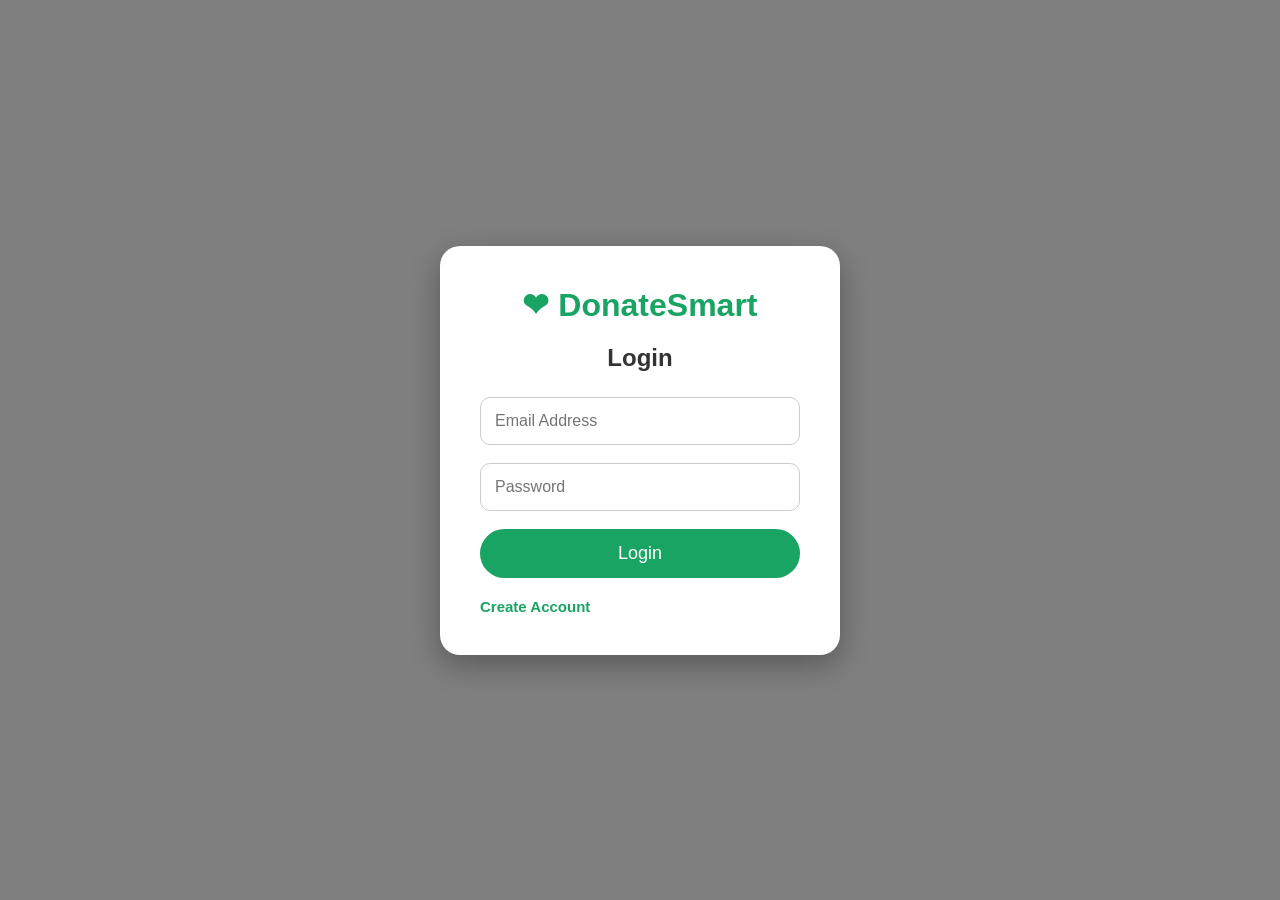
<file: login.html>
<!DOCTYPE html>
<html lang="en">
<head>
<meta charset="UTF-8">
<meta name="viewport" content="width=device-width, initial-scale=1.0">

<title>DonateSmart - Login</title>

<style>

*{
    margin:0;
    padding:0;
    box-sizing:border-box;
    font-family:Arial, sans-serif;
}

body{
    height:100vh;
    display:flex;
    justify-content:center;
    align-items:center;
    background:
    linear-gradient(rgba(0,0,0,0.5),rgba(0,0,0,0.5)),
    url("https://images.unsplash.com/photo-1488521787991-ed7bbaae773c")
    center/cover no-repeat;
}

.login-box{
    width:400px;
    background:white;
    padding:40px;
    border-radius:20px;
    box-shadow:0 10px 30px rgba(0,0,0,0.3);
}

.logo{
    text-align:center;
    font-size:32px;
    font-weight:bold;
    color:#19a463;
    margin-bottom:20px;
}

h2{
    text-align:center;
    color:#333;
    margin-bottom:25px;
}

.input-box{
    margin-bottom:18px;
}

.input-box input{
    width:100%;
    padding:14px;
    border:1px solid #ccc;
    border-radius:10px;
    font-size:16px;
}

button{
    width:100%;
    padding:14px;
    background:#19a463;
    color:white;
    border:none;
    border-radius:30px;
    font-size:18px;
    cursor:pointer;
}

button:hover{
    background:#117845;
}

.links{
    margin-top:20px;
    display:flex;
    justify-content:space-between;
    font-size:15px;
}

.links a{
    text-decoration:none;
    color:#19a463;
    font-weight:bold;
}

</style>

</head>
<body>

<div class="login-box">

<div class="logo">
❤ DonateSmart
</div>

<h2>Login</h2>

<form action="dashboard.html">

<div class="input-box">
<input type="email" placeholder="Email Address" required>
</div>

<div class="input-box">
<input type="password" placeholder="Password" required>
</div>

<button type="submit">
Login
</button>

</form>

<div class="links">

<a href="register.html">Create Account</a>
</div>

</div>

</body>
</html>
</file>
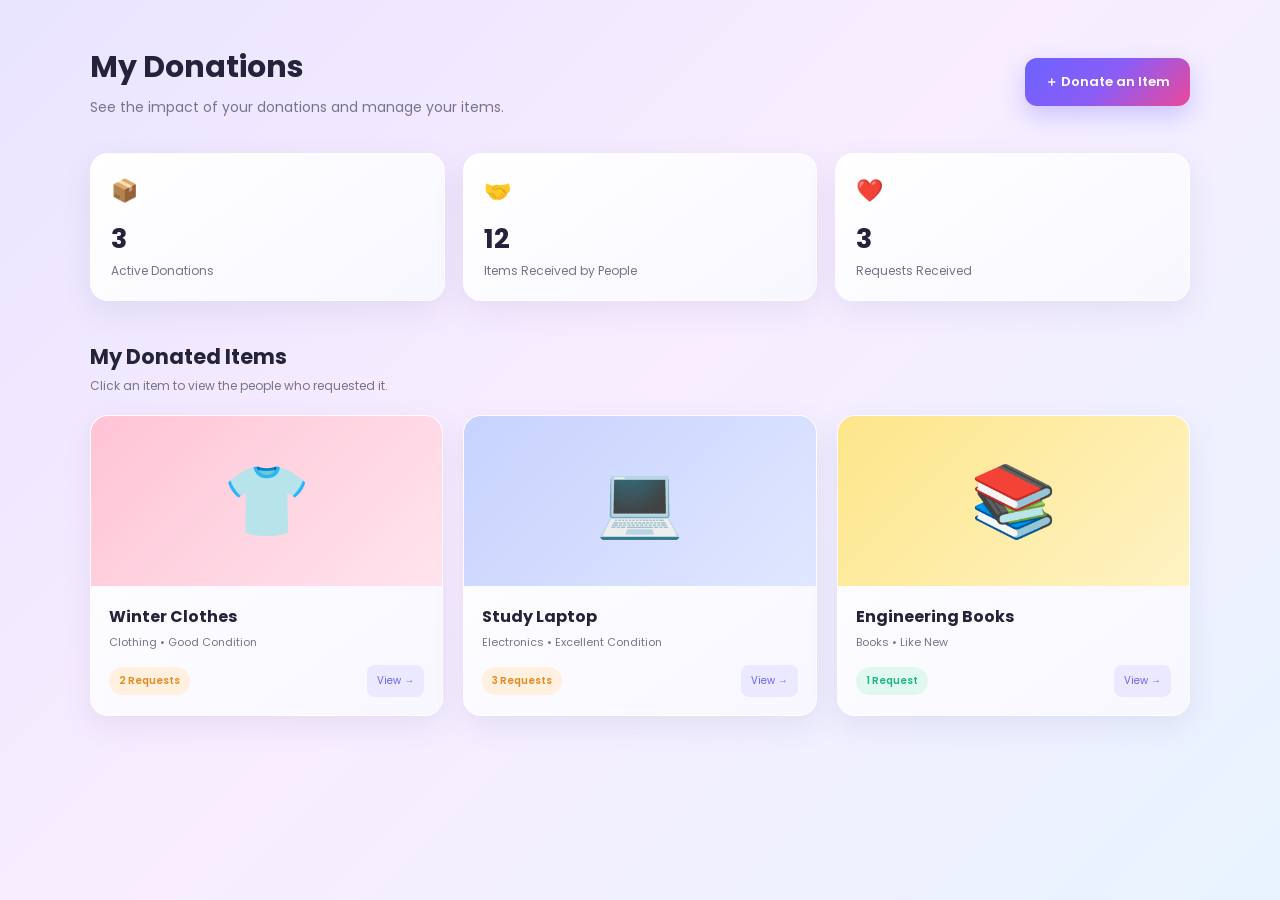
<file: mydonation.html>
<!DOCTYPE html>

<html lang="en">
<head>
<meta charset="UTF-8">
<meta name="viewport" content="width=device-width, initial-scale=1.0">

<title>My Donations | Donate Smarter</title>

<style>
@import url('https://fonts.googleapis.com/css2?family=Poppins:wght@400;500;600;700&display=swap');

*{
    margin:0;
    padding:0;
    box-sizing:border-box;
    font-family:'Poppins',sans-serif;
}

:root{
    --primary:#ff5c7c;
    --primary-dark:#e84365;
    --primary-light:#fff0f3;
    --dark:#25232d;
    --text:#292632;
    --muted:#8b8794;
    --border:#ebe8ef;
    --bg:#faf9fc;
    --green:#1eae74;
    --green-light:#e9faf2;
    --orange:#d88a08;
    --orange-light:#fff4dd;
    --purple:#7655df;
    --purple-light:#f0edff;
}

body{
    background:var(--bg);
    color:var(--text);
}

/* NAVBAR */

.navbar{
    height:72px;
    background:white;
    border-bottom:1px solid var(--border);
    display:flex;
    align-items:center;
    justify-content:space-between;
    padding:0 7%;
}

.logo{
    display:flex;
    align-items:center;
    gap:10px;
    font-size:20px;
    font-weight:700;
}

.logo-icon{
    width:42px;
    height:42px;
    border-radius:13px;
    background:linear-gradient(135deg,#ff7891,#ff4f74);
    display:flex;
    justify-content:center;
    align-items:center;
    color:white;
}

.profile{
    width:42px;
    height:42px;
    border-radius:50%;
    background:#ffe2e8;
    color:var(--primary);
    display:flex;
    justify-content:center;
    align-items:center;
    font-weight:bold;
}

/* MAIN */

.container{
    width:min(1100px,90%);
    margin:auto;
    padding:45px 0 70px;
}

.page-header{
    display:flex;
    justify-content:space-between;
    align-items:center;
    margin-bottom:35px;
}

.page-header h1{
    font-size:30px;
}

.page-header p{
    color:var(--muted);
    font-size:14px;
    margin-top:7px;
}

.donate-btn{
    border:none;
    background:linear-gradient(135deg,#ff5c7c,#ff7b68);
    color:white;
    padding:14px 20px;
    border-radius:12px;
    font-size:13px;
    font-weight:600;
    cursor:pointer;
    box-shadow:0 8px 20px rgba(255,92,124,.22);
}

.donate-btn:hover{
    transform:translateY(-2px);
}

/* SUMMARY */

.summary{
    display:grid;
    grid-template-columns:repeat(3,1fr);
    gap:18px;
    margin-bottom:40px;
}

.summary-card{
    background:white;
    border:1px solid var(--border);
    padding:20px;
    border-radius:18px;
}

.summary-card span{
    font-size:22px;
}

.summary-card h2{
    font-size:27px;
    margin-top:12px;
}

.summary-card p{
    color:var(--muted);
    font-size:12px;
    margin-top:3px;
}

/* SECTION */

.section-head{
    margin-bottom:20px;
}

.section-head h2{
    font-size:21px;
}

.section-head p{
    color:var(--muted);
    font-size:12px;
    margin-top:5px;
}

/* ITEMS */

.items-grid{
    display:grid;
    grid-template-columns:repeat(3,1fr);
    gap:20px;
}

.item-card{
    background:white;
    border:1px solid var(--border);
    border-radius:18px;
    overflow:hidden;
    cursor:pointer;
    transition:.3s;
}

.item-card:hover{
    transform:translateY(-5px);
    box-shadow:0 15px 30px rgba(30,25,45,.08);
}

.item-photo{
    height:170px;
    display:flex;
    align-items:center;
    justify-content:center;
    font-size:70px;
}

.cloth{
    background:#ffe6ed;
}

.electronics{
    background:#e8eeff;
}

.books{
    background:#fff0d4;
}

.item-content{
    padding:18px;
}

.item-content h3{
    font-size:16px;
}

.item-category{
    color:var(--muted);
    font-size:11px;
    margin-top:5px;
}

.item-status{
    margin-top:14px;
    display:flex;
    justify-content:space-between;
    align-items:center;
}

.badge{
    padding:6px 10px;
    border-radius:20px;
    font-size:10px;
    font-weight:600;
}

.available{
    background:var(--green-light);
    color:var(--green);
}

.requested{
    background:var(--orange-light);
    color:var(--orange);
}

.request-btn{
    border:none;
    background:var(--primary-light);
    color:var(--primary);
    padding:8px 10px;
    border-radius:8px;
    font-size:10px;
    cursor:pointer;
}

/* MODAL */

.modal{
    display:none;
    position:fixed;
    inset:0;
    background:rgba(25,23,32,.55);
    z-index:100;
    justify-content:center;
    align-items:center;
    padding:20px;
}

.modal.show{
    display:flex;
}

.modal-box{
    width:100%;
    max-width:650px;
    max-height:90vh;
    overflow-y:auto;
    background:white;
    border-radius:22px;
    padding:28px;
}

.modal-header{
    display:flex;
    justify-content:space-between;
    align-items:center;
    margin-bottom:20px;
}

.modal-header h2{
    font-size:20px;
}

.close-btn{
    width:35px;
    height:35px;
    border:none;
    border-radius:10px;
    background:#f3f1f5;
    font-size:18px;
    cursor:pointer;
}

/* CAMERA */

.camera-area{
    background:#f6f5f8;
    border:2px dashed #d9d5df;
    border-radius:16px;
    padding:25px;
    text-align:center;
}

video,
#photoPreview{
    width:100%;
    max-height:300px;
    object-fit:cover;
    border-radius:14px;
    margin-top:15px;
    display:none;
}

.camera-buttons{
    display:flex;
    justify-content:center;
    gap:10px;
    margin-top:15px;
}

.camera-buttons button{
    border:none;
    padding:10px 16px;
    border-radius:9px;
    cursor:pointer;
}

.open-camera{
    background:var(--primary);
    color:white;
}

.capture{
    background:var(--dark);
    color:white;
}

.form-group{
    margin-top:15px;
}

.form-group label{
    display:block;
    font-size:12px;
    margin-bottom:6px;
}

.form-group input,
.form-group select{
    width:100%;
    padding:12px;
    border:1px solid var(--border);
    border-radius:9px;
    outline:none;
}

.add-item-btn{
    width:100%;
    margin-top:20px;
    border:none;
    padding:13px;
    background:var(--primary);
    color:white;
    border-radius:10px;
    font-weight:600;
    cursor:pointer;
}

/* REQUEST CARDS */

.request-card{
    border:1px solid var(--border);
    border-radius:15px;
    padding:18px;
    margin-bottom:14px;
}

.request-top{
    display:flex;
    justify-content:space-between;
    align-items:center;
}

.request-name{
    display:flex;
    gap:12px;
    align-items:center;
}

.avatar{
    width:45px;
    height:45px;
    border-radius:50%;
    background:#f1eff5;
    display:flex;
    justify-content:center;
    align-items:center;
    font-size:20px;
}

.request-name h3{
    font-size:14px;
}

.request-name p{
    font-size:11px;
    color:var(--muted);
}

.phone-date{
    margin-top:12px;
    font-size:11px;
    color:#666;
}

.reason-box{
    margin-top:12px;
    padding:12px;
    background:#faf9fc;
    border-radius:10px;
    font-size:12px;
    line-height:1.6;
}

.actions{
    display:flex;
    gap:10px;
    margin-top:15px;
}

.accept-btn,
.decline-btn{
    border:none;
    padding:10px 14px;
    border-radius:9px;
    cursor:pointer;
    font-size:11px;
    font-weight:600;
}

.accept-btn{
    background:var(--green);
    color:white;
}

.decline-btn{
    background:#fff0f2;
    color:#e45166;
}

/* HANDOVER */

.handover-content{
    display:none;
}

.handover-content.show{
    display:block;
}

.handover-grid{
    display:grid;
    grid-template-columns:1fr 1fr;
    gap:15px;
}

.handover-box{
    background:#faf9fc;
    padding:18px;
    border-radius:14px;
}

.handover-box span{
    font-size:20px;
}

.handover-box label{
    display:block;
    font-size:10px;
    color:var(--muted);
    margin-top:8px;
}

.handover-box p{
    font-size:13px;
    font-weight:600;
    margin-top:4px;
}

.confirmed{
    color:var(--green);
}

.complete-btn{
    width:100%;
    margin-top:20px;
    padding:14px;
    border:none;
    border-radius:10px;
    background:linear-gradient(135deg,#ff5c7c,#ff7b68);
    color:white;
    font-weight:600;
    cursor:pointer;
}

/* NOTIFICATION */

.notification{
    position:fixed;
    right:25px;
    top:25px;
    width:330px;
    background:white;
    border-radius:16px;
    padding:18px;
    box-shadow:0 15px 40px rgba(30,25,45,.18);
    display:none;
    z-index:200;
    border-left:5px solid var(--green);
}

.notification.show{
    display:block;
    animation:slideIn .4s ease;
}

@keyframes slideIn{
    from{
        transform:translateX(100px);
        opacity:0;
    }
    to{
        transform:translateX(0);
        opacity:1;
    }
}

.notification h3{
    font-size:15px;
    color:var(--green);
}

.notification p{
    font-size:12px;
    color:var(--muted);
    margin-top:5px;
}

/* RESPONSIVE */

@media(max-width:800px){

    .summary,
    .items-grid{
        grid-template-columns:1fr;
    }

    .page-header{
        flex-direction:column;
        align-items:flex-start;
        gap:18px;
    }

}

@media(max-width:500px){

    .container{
        width:90%;
    }

    .handover-grid{
        grid-template-columns:1fr;
    }

    .navbar{
        padding:0 5%;
    }

}

/* ================= ATTRACTIVE COLOR THEME ================= */

:root{
    --primary:#6c63ff;
    --primary-dark:#5146e5;
    --primary-light:#ebe9ff;

    --secondary:#ff5c8a;
    --secondary-light:#ffe5ed;

    --text:#25233a;
    --muted:#77758a;

    --bg:#f5f3ff;
    --card:#ffffff;
    --border:#e5e1f5;

    --green:#20b486;
    --green-light:#e1f8f0;

    --orange:#ff9f43;
    --orange-light:#fff0df;
}


/* ================= BODY ================= */

body{
    background:
        linear-gradient(
            135deg,
            #e9e4ff 0%,
            #f8edff 45%,
            #e8f3ff 100%
        );

    color:var(--text);
    min-height:100vh;
}


/* ================= NAVBAR ================= */

.navbar{
    height:75px;

    background:
        linear-gradient(
            90deg,
            #6c63ff,
            #8b7cff,
            #ff7aa2
        );

    border-bottom:none;

    display:flex;
    align-items:center;
    justify-content:space-between;

    padding:0 7%;

    box-shadow:
        0 5px 20px
        rgba(108,99,255,.20);
}


/* NAVBAR TEXT */

.logo{
    color:white;
}

.logo-icon{
    background:rgba(255,255,255,.22);
    color:white;
    backdrop-filter:blur(10px);
}


/* PROFILE */

.profile{
    background:white;
    color:#6c63ff;
}


/* ================= CARDS ================= */

.summary-card,
.item-card{
    background:
        linear-gradient(
            145deg,
            #ffffff,
            #f8f7ff
        );

    border:1px solid rgba(255,255,255,.8);

    box-shadow:
        0 10px 30px
        rgba(91,78,150,.10);
}


/* ================= DONATE BUTTON ================= */

.donate-btn{
    background:
        linear-gradient(
            135deg,
            #6c63ff,
            #8b5cf6,
            #ec4899
        );

    color:white;

    box-shadow:
        0 10px 25px
        rgba(108,99,255,.30);
}


/* ================= MODAL ================= */

.modal-box{
    background:
        linear-gradient(
            145deg,
            #ffffff,
            #f5f3ff
        );

    border:1px solid #e5e1f5;

    box-shadow:
        0 25px 70px
        rgba(60,45,100,.25);
}


/* ================= REQUEST CARD ================= */

.request-card{
    background:
        linear-gradient(
            145deg,
            #ffffff,
            #faf9ff
        );

    border:1px solid #e8e4f5;
}


/* ================= HANDOVER ================= */

.handover-box{
    background:
        linear-gradient(
            135deg,
            #eeeaff,
            #f9edff
        );

    border:1px solid #ded6ff;
}


/* ================= CAMERA AREA ================= */

.camera-area{
    background:
        linear-gradient(
            135deg,
            #ede9fe,
            #fce7f3
        );

    border:2px dashed #a78bfa;
}


/* ================= INPUTS ================= */

.form-group input,
.form-group select{
    background:#fafaff;

    border:1px solid #ded9f0;

    color:var(--text);
}

.form-group input:focus,
.form-group select:focus{
    border-color:#8b5cf6;

    box-shadow:
        0 0 0 3px
        rgba(139,92,246,.12);
}


/* ================= NOTIFICATION ================= */

.notification{
    background:
        linear-gradient(
            135deg,
            #ffffff,
            #f0fdf9
        );

    border-left:5px solid #20b486;

    box-shadow:
        0 15px 45px
        rgba(40,35,70,.18);
}


/* ================= CLOSE BUTTON ================= */

.close-btn{
    background:#eeeaff;
    color:#6c63ff;
}


/* ================= REASON BOX ================= */

.reason-box{
    background:
        linear-gradient(
            135deg,
            #f5f3ff,
            #fff1f7
        );
}


/* ================= ITEM PHOTO COLORS ================= */

.cloth{
    background:
        linear-gradient(
            135deg,
            #ffc4d6,
            #ffe4ed
        );
}

.electronics{
    background:
        linear-gradient(
            135deg,
            #c7d2fe,
            #e0e7ff
        );
}

.books{
    background:
        linear-gradient(
            135deg,
            #fde68a,
            #fff3c4
        );
}


/* ================= BUTTONS ================= */

.open-camera{
    background:
        linear-gradient(
            135deg,
            #6c63ff,
            #8b5cf6
        );

    color:white;
}

.capture{
    background:
        linear-gradient(
            135deg,
            #ec4899,
            #ff6b8a
        );

    color:white;
}

.add-item-btn,
.complete-btn{
    background:
        linear-gradient(
            135deg,
            #6c63ff,
            #8b5cf6,
            #ec4899
        );

    color:white;
}


/* ================= REQUEST BUTTON ================= */

.request-btn{
    background:#ebe9ff;
    color:#6c63ff;
}


/* ================= BADGES ================= */

.available{
    background:#e1f8f0;
    color:#20b486;
}

.requested{
    background:#fff0df;
    color:#e58b22;
}
</style>

</head>

<body>



<!-- MAIN PAGE -->

<main class="container">

<div class="page-header">

    <div>
        <h1>My Donations</h1>

        <p>
            See the impact of your donations and manage your items.
        </p>
    </div>

    <!-- CAMERA OPENS -->

    <button class="donate-btn" onclick="openDonateModal()">
        ＋ Donate an Item
    </button>

</div>


<!-- SUMMARY -->

<section class="summary">

    <div class="summary-card">
        <span>📦</span>
        <h2 id="activeCount">3</h2>
        <p>Active Donations</p>
    </div>

    <div class="summary-card">
        <span>🤝</span>
        <h2>12</h2>
        <p>Items Received by People</p>
    </div>

    <div class="summary-card">
        <span>❤️</span>
        <h2 id="requestCount">3</h2>
        <p>Requests Received</p>
    </div>

</section>


<!-- DONATED ITEMS -->

<div class="section-head">

    <h2>My Donated Items</h2>

    <p>
        Click an item to view the people who requested it.
    </p>

</div>


<section class="items-grid" id="itemsGrid">


    <!-- CLOTHING -->

    <div class="item-card" onclick="showRequests('Winter Clothes')">

        <div class="item-photo cloth">👕</div>

        <div class="item-content">

            <h3>Winter Clothes</h3>

            <p class="item-category">
                Clothing • Good Condition
            </p>

            <div class="item-status">

                <span class="badge requested">
                    2 Requests
                </span>

                <button class="request-btn">
                    View →
                </button>

            </div>

        </div>

    </div>


    <!-- ELECTRONICS -->

    <div class="item-card" onclick="showRequests('Study Laptop')">

        <div class="item-photo electronics">💻</div>

        <div class="item-content">

            <h3>Study Laptop</h3>

            <p class="item-category">
                Electronics • Excellent Condition
            </p>

            <div class="item-status">

                <span class="badge requested">
                    3 Requests
                </span>

                <button class="request-btn">
                    View →
                </button>

            </div>

        </div>

    </div>


    <!-- BOOKS -->

    <div class="item-card" onclick="showRequests('Engineering Books')">

        <div class="item-photo books">📚</div>

        <div class="item-content">

            <h3>Engineering Books</h3>

            <p class="item-category">
                Books • Like New
            </p>

            <div class="item-status">

                <span class="badge available">
                    1 Request
                </span>

                <button class="request-btn">
                    View →
                </button>

            </div>

        </div>

    </div>

</section>


</main>

<!-- DONATE / CAMERA MODAL -->

<div class="modal" id="donateModal">


<div class="modal-box">

    <div class="modal-header">

        <h2>📷 Donate an Item</h2>

        <button class="close-btn"
            onclick="closeDonateModal()">
            ×
        </button>

    </div>


    
    <div class="camera-area">

```
<p>Take a photo or upload an image of the item you want to donate.</p>

<!-- Camera Preview -->
<video id="camera" autoplay playsinline></video>

<!-- Captured / Uploaded Image Preview -->
<img id="photoPreview" alt="Item photo">

<!-- Hidden File Input -->
<input
    type="file"
    id="fileUpload"
    accept="image/*"
    onchange="uploadImage(event)"
    hidden>

<div class="camera-buttons">

    <button
        type="button"
        class="open-camera"
        onclick="openCamera()">
        📷 Open Camera
    </button>

    

    <button
        type="button"
        class="upload-btn"
        onclick="document.getElementById('fileUpload').click()">
        🖥️ Upload from Computer
    </button>

</div>


</div>



    <div class="form-group">

        <label>Item Name</label>

        <input type="text"
            id="newItemName"
            placeholder="Example: School Bag">

    </div>


    <div class="form-group">

        <label>Category</label>

        <select id="newItemCategory">
            <option>Clothing</option>
            <option>Electronics</option>
            <option>Books</option>
            <option>Furniture</option>
            <option>Other</option>
        </select>

    </div>


    <button class="add-item-btn"
        onclick="addDonation()">
        Add Donation
    </button>

</div>


</div>

<!-- REQUESTS MODAL -->

<div class="modal" id="requestsModal">

```
<div class="modal-box">

    <div class="modal-header">

        <div>
            <h2 id="requestTitle">
                Requests
            </h2>

            <p style="font-size:12px;color:#8b8794;margin-top:4px;">
                Select a person to receive your donation.
            </p>
        </div>

        <button class="close-btn"
            onclick="closeRequests()">
            ×
        </button>

    </div>


    <div id="requestsList"></div>


    <!-- HANDOVER -->

    <div class="handover-content" id="handoverContent">

        <hr style="border:none;border-top:1px solid #ebe8ef;margin:25px 0;">

        <h2 style="font-size:18px;margin-bottom:15px;">
            📍 Handover Details
        </h2>


        <div class="handover-grid">

            <div class="handover-box">
                <span>📍</span>
                <label>LOCATION</label>
                <p>Anna Nagar, Madurai</p>
            </div>


            <div class="handover-box">
                <span>📅</span>
                <label>DATE</label>
                <p>September 2, 2026</p>
            </div>


            <div class="handover-box">
                <span>🕒</span>
                <label>TIME</label>
                <p>4:00 PM</p>
            </div>


            <div class="handover-box">
                <span>🤝</span>
                <label>STATUS</label>
                <p class="confirmed">Confirmed</p>
            </div>

        </div>


        <button class="complete-btn"
            onclick="completeDonation()">

            🎉 Mark Donation as Complete

        </button>

    </div>

</div>


</div>

<!-- SUCCESS NOTIFICATION -->

<div class="notification" id="notification">


<h3>🎉 Donation Completed!</h3>

<p>
    Your item has successfully reached the person.
    Thank you for making a difference! ❤️
</p>

</div>

<script>

let stream;
let capturedImage = null;


/* ================= DONATE MODAL ================= */

function openDonateModal(){

    document.getElementById("donateModal")
        .classList.add("show");

}


function closeDonateModal(){

    document.getElementById("donateModal")
        .classList.remove("show");

    if(stream){

        stream.getTracks().forEach(track => track.stop());

    }

}


/* ================= CAMERA ================= */

async function openCamera(){

    try{

        stream = await navigator.mediaDevices.getUserMedia({
            video:{
                facingMode:"environment"
            }
        });

        const video =
            document.getElementById("camera");

        video.srcObject = stream;

        video.style.display = "block";

    }

    catch(error){

        alert(
            "Camera access was not allowed. Please allow camera permission."
        );

    }

}


function capturePhoto(){

    const video =
        document.getElementById("camera");

    if(!video.srcObject){

        alert("Please open the camera first.");

        return;

    }

    const canvas =
        document.createElement("canvas");

    canvas.width = video.videoWidth;
    canvas.height = video.videoHeight;

    const context =
        canvas.getContext("2d");

    context.drawImage(
        video,
        0,
        0,
        canvas.width,
        canvas.height
    );

    capturedImage =
        canvas.toDataURL("image/png");

    const preview =
        document.getElementById("photoPreview");

    preview.src = capturedImage;

    preview.style.display = "block";

}


/* ================= ADD DONATION ================= */

function addDonation(){

    const name =
        document.getElementById("newItemName")
        .value;

    const category =
        document.getElementById("newItemCategory")
        .value;


    if(name === ""){

        alert("Please enter an item name.");

        return;

    }


    const grid =
        document.getElementById("itemsGrid");


    let imageContent = "📦";

    if(category === "Clothing"){
        imageContent = "👕";
    }

    if(category === "Electronics"){
        imageContent = "💻";
    }

    if(category === "Books"){
        imageContent = "📚";
    }


    const card =
        document.createElement("div");


    card.className = "item-card";


    card.innerHTML = `

        <div class="item-photo"
             style="background:#f1eff5;">

            ${capturedImage
                ? `<img src="${capturedImage}"
                        style="width:100%;height:100%;object-fit:cover;">`
                : imageContent
            }

        </div>

        <div class="item-content">

            <h3>${name}</h3>

            <p class="item-category">
                ${category} • Good Condition
            </p>

            <div class="item-status">

                <span class="badge available">
                    No Requests Yet
                </span>

                <button class="request-btn">
                    View →
                </button>

            </div>

        </div>

    `;


    card.onclick = function(){

        showRequests(name);

    };


    grid.prepend(card);


    document.getElementById("activeCount")
        .innerText =
        parseInt(
            document.getElementById("activeCount")
            .innerText
        ) + 1;


    alert("Your donation has been added! 🎉");


    closeDonateModal();


    document.getElementById("newItemName")
        .value = "";

}


/* ================= REQUEST DATA ================= */

const requestData = {

    "Winter Clothes":[

        {
            name:"Meena R",
            location:"Madurai",
            phone:"9876543210",
            date:"August 29, 2026",
            reason:"I need warm clothes for my family."
        },

        {
            name:"Kavya S",
            location:"Thiruparankundram",
            phone:"9123456780",
            date:"August 28, 2026",
            reason:"I would like these clothes for daily use."
        }

    ],


    "Study Laptop":[

        {
            name:"Arun Kumar",
            location:"Madurai",
            phone:"9876543210",
            date:"August 29, 2026",
            reason:"I need a laptop for college studies and projects."
        },

        {
            name:"Rahul M",
            location:"Anna Nagar, Madurai",
            phone:"9988776655",
            date:"August 28, 2026",
            reason:"My old laptop is not working and I need one for online classes."
        }

    ],


    "Engineering Books":[

        {
            name:"Priya S",
            location:"Anna Nagar, Madurai",
            phone:"9123456780",
            date:"August 28, 2026",
            reason:"I need these engineering books for my college studies."
        }

    ]

};


/* ================= SHOW REQUESTS ================= */

function showRequests(itemName){

    const modal =
        document.getElementById("requestsModal");

    modal.classList.add("show");


    document.getElementById("requestTitle")
        .innerText =
        "Requests for " + itemName;


    const list =
        document.getElementById("requestsList");


    const handover =
        document.getElementById("handoverContent");


    handover.classList.remove("show");


    list.innerHTML = "";


    const requests =
        requestData[itemName] || [];


    if(requests.length === 0){

        list.innerHTML = `
            <p style="text-align:center;color:#8b8794;padding:30px;">
                No requests received yet.
            </p>
        `;

        return;

    }


    requests.forEach(function(request,index){

        list.innerHTML += `

            <div class="request-card"
                 id="request-${index}">

                <div class="request-top">

                    <div class="request-name">

                        <div class="avatar">👤</div>

                        <div>

                            <h3>${request.name}</h3>

                            <p>
                                📍 ${request.location}
                            </p>

                        </div>

                    </div>

                </div>


                <div class="phone-date">

                    📞 ${request.phone}

                    &nbsp; • &nbsp;

                    📅 ${request.date}

                </div>


                <div class="reason-box">

                    <strong>Reason:</strong><br>

                    "${request.reason}"

                </div>


                <div class="actions">

                    <button class="accept-btn"
                        onclick="acceptRequest('${request.name}')">

                        ✓ Accept

                    </button>


                    <button class="decline-btn"
                        onclick="declineRequest('request-${index}')">

                        ✕ Decline

                    </button>

                </div>

            </div>

        `;

    });

}


function closeRequests(){

    document.getElementById("requestsModal")
        .classList.remove("show");

}


/* ================= ACCEPT REQUEST ================= */

function acceptRequest(name){

    const handover =
        document.getElementById("handoverContent");


    handover.classList.add("show");


    handover.scrollIntoView({
        behavior:"smooth",
        block:"nearest"
    });


    alert(
        "Request from " + name +
        " accepted! Please check the handover details."
    );

}


/* ================= DECLINE ================= */

function declineRequest(id){

    const request =
        document.getElementById(id);


    if(confirm(
        "Are you sure you want to decline this request?"
    )){

        request.style.opacity = "0";


        setTimeout(function(){

            request.remove();

        },300);

    }

}


/* ================= COMPLETE DONATION ================= */

function completeDonation(){

    closeRequests();


    const notification =
        document.getElementById("notification");


    notification.classList.add("show");


    setTimeout(function(){

        notification.classList.remove("show");

    },6000);

}

</script>

</body>
</html>
</file>
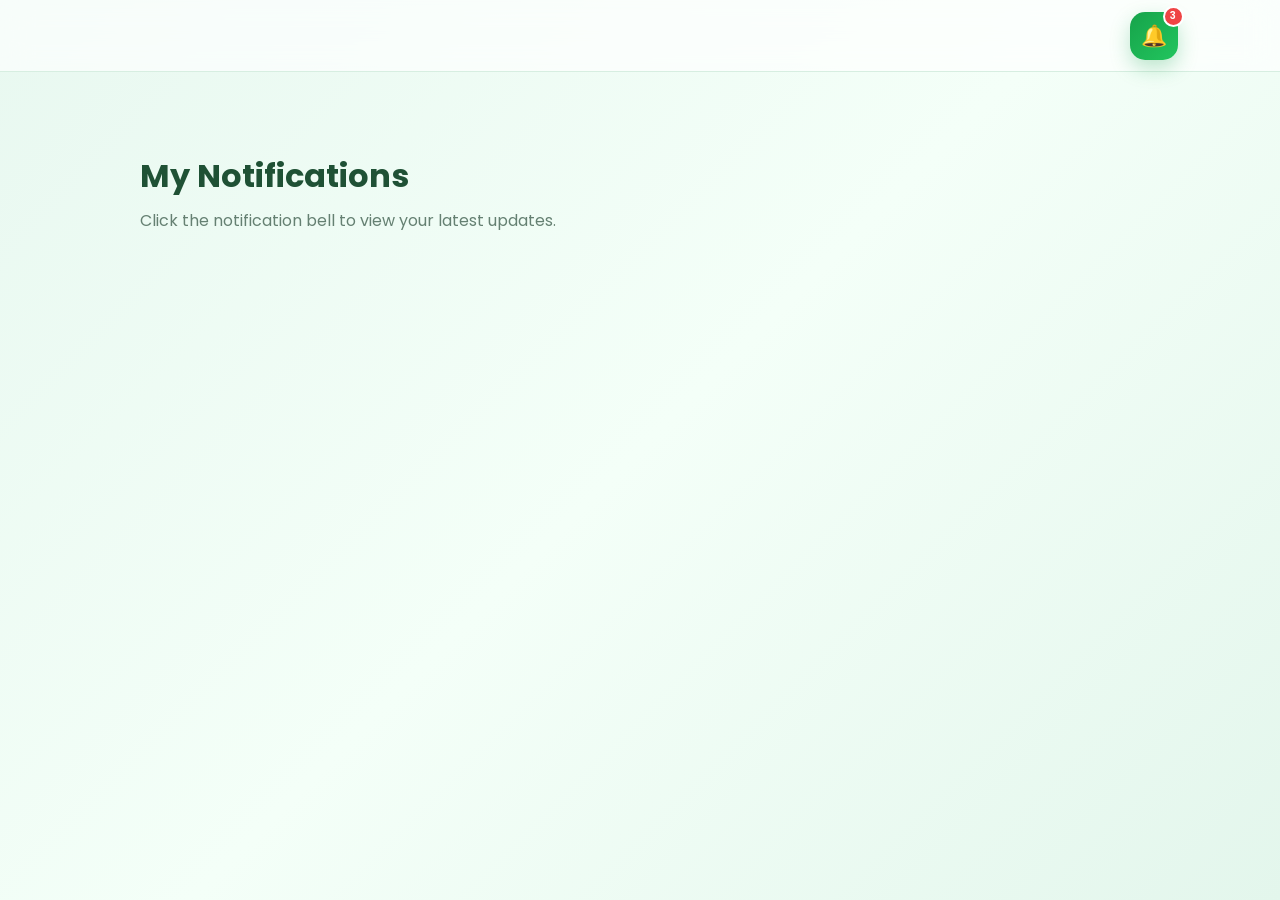
<file: notification.html>
<!DOCTYPE html>

<html lang="en">
<head>
<meta charset="UTF-8">
<meta name="viewport" content="width=device-width, initial-scale=1.0">

<title>Notifications</title>

<style>

@import url('https://fonts.googleapis.com/css2?family=Poppins:wght@400;500;600;700&display=swap');

*{
    margin:0;
    padding:0;
    box-sizing:border-box;
    font-family:'Poppins',sans-serif;
}


/* ================= BODY ================= */

body{
    min-height:100vh;
    background:linear-gradient(135deg,#e8f8f0,#f4fff8,#e3f6ec);
    color:#1f3b2d;
}


/* ================= TOP BAR ================= */

.topbar{
    height:72px;
    padding:0 8%;

    display:flex;
    align-items:center;
    justify-content:flex-end;

    background:rgba(255,255,255,.65);

    backdrop-filter:blur(15px);

    border-bottom:1px solid #d7eee1;
}


/* ================= BELL BOX ================= */

.bell-box{
    position:relative;
}


/* ================= BELL BUTTON ================= */

.bell-btn{
    width:48px;
    height:48px;

    border:none;

    border-radius:15px;

    background:linear-gradient(
        135deg,
        #16a34a,
        #22c55e
    );

    color:white;

    font-size:21px;

    cursor:pointer;

    box-shadow:
        0 8px 20px
        rgba(22,163,74,.28);

    transition:.25s;
}


.bell-btn:hover{
    transform:translateY(-3px);

    box-shadow:
        0 12px 25px
        rgba(22,163,74,.35);
}


/* ================= NOTIFICATION BADGE ================= */

.badge{
    position:absolute;

    top:-6px;
    right:-6px;

    width:21px;
    height:21px;

    border-radius:50%;

    background:#ef4444;

    color:white;

    font-size:10px;
    font-weight:600;

    display:flex;
    align-items:center;
    justify-content:center;

    border:2px solid white;
}


/* ================= NOTIFICATION DROPDOWN ================= */

.notification-dropdown{
    position:absolute;

    top:62px;
    right:0;

    width:390px;

    background:white;

    border:1px solid #dcefe4;

    border-radius:20px;

    box-shadow:
        0 20px 55px
        rgba(30,90,55,.18);

    overflow:hidden;

    display:none;

    z-index:1000;

    animation:popup .25s ease;
}


.notification-dropdown.show{
    display:block;
}


@keyframes popup{

    from{
        opacity:0;
        transform:translateY(-10px) scale(.98);
    }

    to{
        opacity:1;
        transform:translateY(0) scale(1);
    }

}


/* ================= HEADER ================= */

.notification-header{
    padding:18px 20px;

    display:flex;
    align-items:center;
    justify-content:space-between;

    background:
        linear-gradient(
            135deg,
            #e9f9ef,
            #f4fff7
        );

    border-bottom:
        1px solid #dcefe4;
}


.notification-header h3{
    font-size:16px;
    color:#1f5135;
}


.mark-read{
    border:none;

    background:#dff7e8;

    color:#16803d;

    padding:8px 12px;

    border-radius:9px;

    font-size:10px;
    font-weight:600;

    cursor:pointer;

    transition:.2s;
}


.mark-read:hover{
    background:#c8f0d6;
}


/* ================= NOTIFICATION ITEM ================= */

.notification-item{
    display:flex;

    gap:13px;

    padding:17px 20px;

    border-bottom:
        1px solid #edf6f0;

    cursor:pointer;

    transition:.2s;
}


.notification-item:hover{
    background:#f5fcf7;
}


.notification-icon{
    width:46px;
    height:46px;

    min-width:46px;

    border-radius:14px;

    display:flex;
    align-items:center;
    justify-content:center;

    font-size:20px;
}


/* ================= ICON COLORS ================= */

.icon-laptop{
    background:#dcfce7;
}


.icon-location{
    background:#dff7e8;
}


.icon-completed{
    background:#c8f5d8;
}


/* ================= NOTIFICATION TEXT ================= */

.notification-text{
    flex:1;
}


.notification-text h4{
    font-size:13px;

    margin-bottom:4px;

    color:#1f5135;
}


.notification-text p{
    font-size:11px;

    color:#658072;

    line-height:1.5;
}


.notification-text span{
    display:block;

    margin-top:6px;

    font-size:10px;

    color:#9aaea1;
}


/* ================= UNREAD DOT ================= */

.unread-dot{
    width:8px;
    height:8px;

    min-width:8px;

    border-radius:50%;

    background:#22c55e;

    margin-top:6px;
}


/* ================= MAIN ================= */

.main{
    width:min(1000px,90%);

    margin:80px auto;
}


.main h1{
    font-size:32px;
    color:#1f5135;
}


.main p{
    color:#658072;

    margin-top:8px;
}


/* ================= MOBILE ================= */

@media(max-width:500px){

    .topbar{
        padding:0 5%;
    }

    .notification-dropdown{
        position:fixed;

        top:82px;

        right:5%;

        width:90%;
    }

}

</style>

</head>

<body>

<!-- ================= TOP BAR ================= -->

<div class="topbar">


<!-- NOTIFICATION -->

<div class="bell-box">


    <!-- BELL BUTTON -->

    <button
        class="bell-btn"
        onclick="toggleNotification()">

        🔔

    </button>


    <!-- NOTIFICATION COUNT -->

    <span
        class="badge"
        id="badge">

        3

    </span>


    <!-- ================= DROPDOWN ================= -->

    <div
        class="notification-dropdown"
        id="notificationDropdown">


        <!-- HEADER -->

        <div class="notification-header">


            <h3>
                Notifications
            </h3>


            <button
                class="mark-read"
                onclick="markAllRead()">

                Mark all read

            </button>


        </div>



        <!-- ================= NOTIFICATION 1 ================= -->

        <div
            class="notification-item"
            onclick="removeDot(this)">


            <div class="notification-icon icon-laptop">

                💻

            </div>


            <div class="notification-text">


                <h4>
                    Request Accepted
                </h4>


                <p>
                    Your request for a Study Laptop
                    has been accepted.
                </p>


                <span>
                    2 minutes ago
                </span>


            </div>


            <div class="unread-dot"></div>


        </div>



        <!-- ================= NOTIFICATION 2 ================= -->

        <div
            class="notification-item"
            onclick="removeDot(this)">


            <div class="notification-icon icon-location">

                📍

            </div>


            <div class="notification-text">


                <h4>
                    Handover Confirmed
                </h4>


                <p>
                    Anna Nagar • September 2 • 4:00 PM
                </p>


                <span>
                    30 minutes ago
                </span>


            </div>


            <div class="unread-dot"></div>


        </div>



        <!-- ================= NOTIFICATION 3 ================= -->

        <div
            class="notification-item"
            onclick="removeDot(this)">


            <div class="notification-icon icon-completed">

                🎉

            </div>


            <div class="notification-text">


                <h4>
                    Donation Completed
                </h4>


                <p>
                    Thank you for making a difference!
                </p>


                <span>
                    Yesterday
                </span>


            </div>


            <div class="unread-dot"></div>


        </div>


    </div>


</div>


</div>

<!-- ================= MAIN CONTENT ================= -->

<div class="main">


<h1>
    My Notifications
</h1>

<p>
    Click the notification bell to view your latest updates.
</p>


</div>

<!-- ================= JAVASCRIPT ================= -->

<script>


/* ================= TOGGLE NOTIFICATION ================= */

function toggleNotification(){

    document
        .getElementById(
            "notificationDropdown"
        )
        .classList
        .toggle(
            "show"
        );

}



/* ================= REMOVE UNREAD DOT ================= */

function removeDot(item){

    const dot =
        item.querySelector(
            ".unread-dot"
        );


    if(dot){

        dot.remove();

        updateBadge();

    }

}



/* ================= MARK ALL READ ================= */

function markAllRead(){

    document
        .querySelectorAll(
            ".unread-dot"
        )
        .forEach(
            function(dot){

                dot.remove();

            }
        );


    document
        .getElementById(
            "badge"
        )
        .style.display =
        "none";

}



/* ================= UPDATE BADGE ================= */

function updateBadge(){

    const count =
        document
        .querySelectorAll(
            ".unread-dot"
        )
        .length;


    const badge =
        document
        .getElementById(
            "badge"
        );


    if(count === 0){

        badge.style.display =
        "none";

    }

    else{

        badge.innerText =
        count;

    }

}


/* ================= CLOSE WHEN CLICKING OUTSIDE ================= */

document.addEventListener(
    "click",
    function(event){

        const bellBox =
            document.querySelector(
                ".bell-box"
            );


        if(
            !bellBox.contains(
                event.target
            )
        ){

            document
            .getElementById(
                "notificationDropdown"
            )
            .classList
            .remove(
                "show"
            );

        }

    }
);


</script>

</body>
</html>
</file>
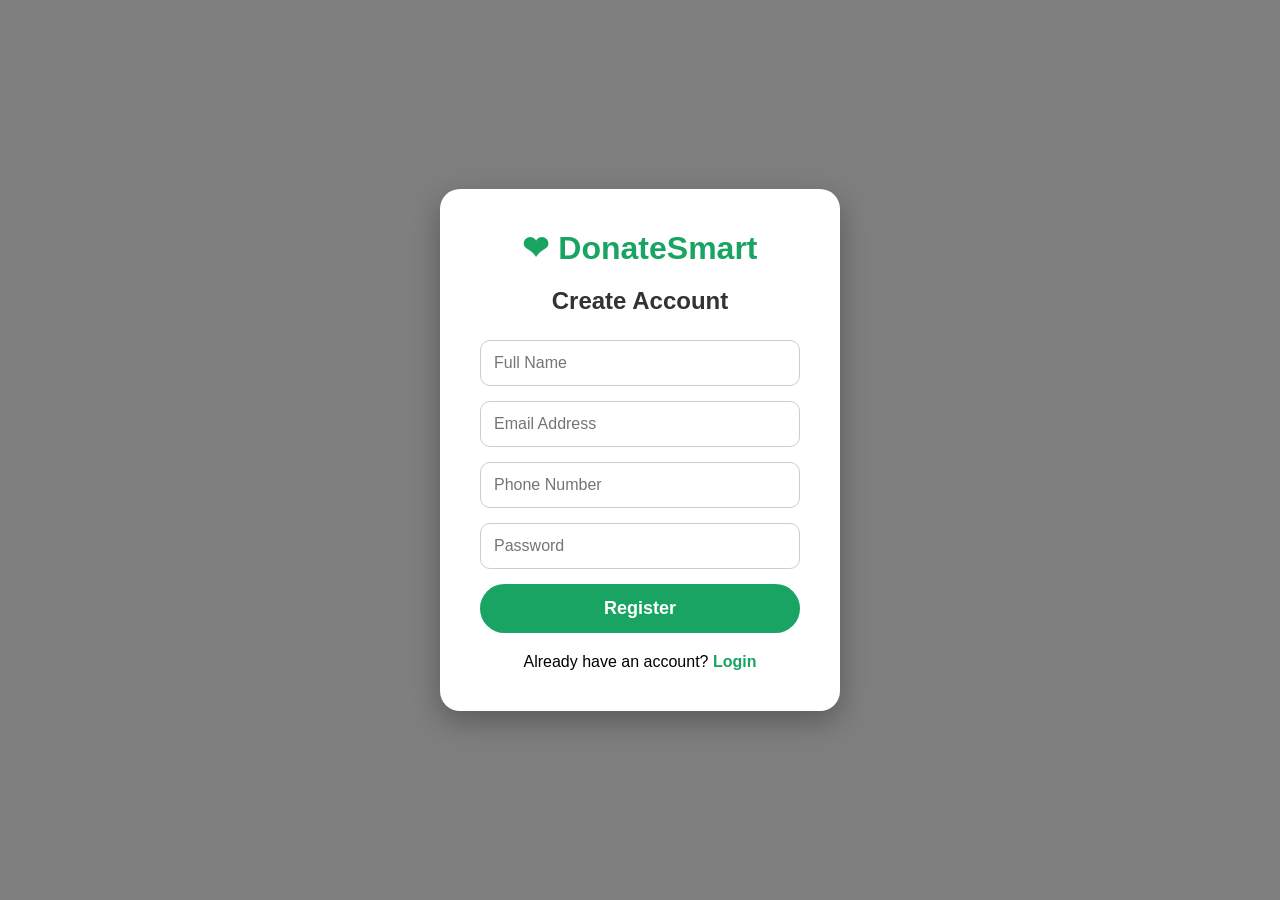
<file: register.html>
<!DOCTYPE html>
<html lang="en">
<head>
<meta charset="UTF-8">
<meta name="viewport" content="width=device-width, initial-scale=1.0">

<title>DonateSmart - Register</title>

<style>

*{
    margin:0;
    padding:0;
    box-sizing:border-box;
    font-family:Arial, sans-serif;
}


body{
    height:100vh;
    display:flex;
    justify-content:center;
    align-items:center;
    background:
    linear-gradient(rgba(0,0,0,0.5),rgba(0,0,0,0.5)),
    url("https://plus.unsplash.com/premium_photo-1661962927450-d5f7c9267ca2?w=400&auto=format&fit=crop&q=60&ixlib=rb-4.1.0&ixid=M3wxMjA3fDB8MHxwaG90by1yZWxhdGVkfDZ8fHxlbnwwfHx8fHw%3D")
    center/cover no-repeat;
}


/* Register Box */

.register-box{

    width:400px;
    background:white;
    padding:40px;
    border-radius:20px;
    box-shadow:0 10px 30px rgba(0,0,0,0.3);
}


.logo{
    text-align:center;
    font-size:32px;
    font-weight:bold;
    color:#19a463;
    margin-bottom:20px;
}


h2{
    text-align:center;
    margin-bottom:25px;
    color:#333;
}


.input-box{
    margin-bottom:15px;
}


.input-box input,
.input-box select{

    width:100%;
    padding:13px;
    border-radius:10px;
    border:1px solid #ccc;
    font-size:16px;

}


button{

    width:100%;
    padding:14px;
    border:none;
    border-radius:25px;
    background:#19a463;
    color:white;
    font-size:18px;
    cursor:pointer;

}


button:hover{

    background:#117845;

}


.login-link{

    text-align:center;
    margin-top:20px;

}


.login-link a{

    color:#19a463;
    text-decoration:none;
    font-weight:bold;

}

.btn{
    display:block;
    width:100%;
    text-align:center;
    text-decoration:none;
    background:#19a463;
    color:white;
    padding:14px;
    border-radius:25px;
    font-size:18px;
    font-weight:bold;
}

.btn:hover{
    background:#117845;
}


</style>

</head>


<body>


<div class="register-box">

<div class="logo">
❤ DonateSmart
</div>


<h2>Create Account</h2>


<form>


<div class="input-box">
<input type="text" placeholder="Full Name">
</div>


<div class="input-box">
<input type="email" placeholder="Email Address">
</div>


<div class="input-box">
<input type="phone" placeholder="Phone Number">
</div>


<div class="input-box">
<input type="password" placeholder="Password">
</div>





<a href="dashboard.html" class="btn">Register</a>

</button>

</form>



<div class="login-link">

Already have an account?
<a href="login.html">Login</a>

</div>


</div>


</body>
</html>
</file>
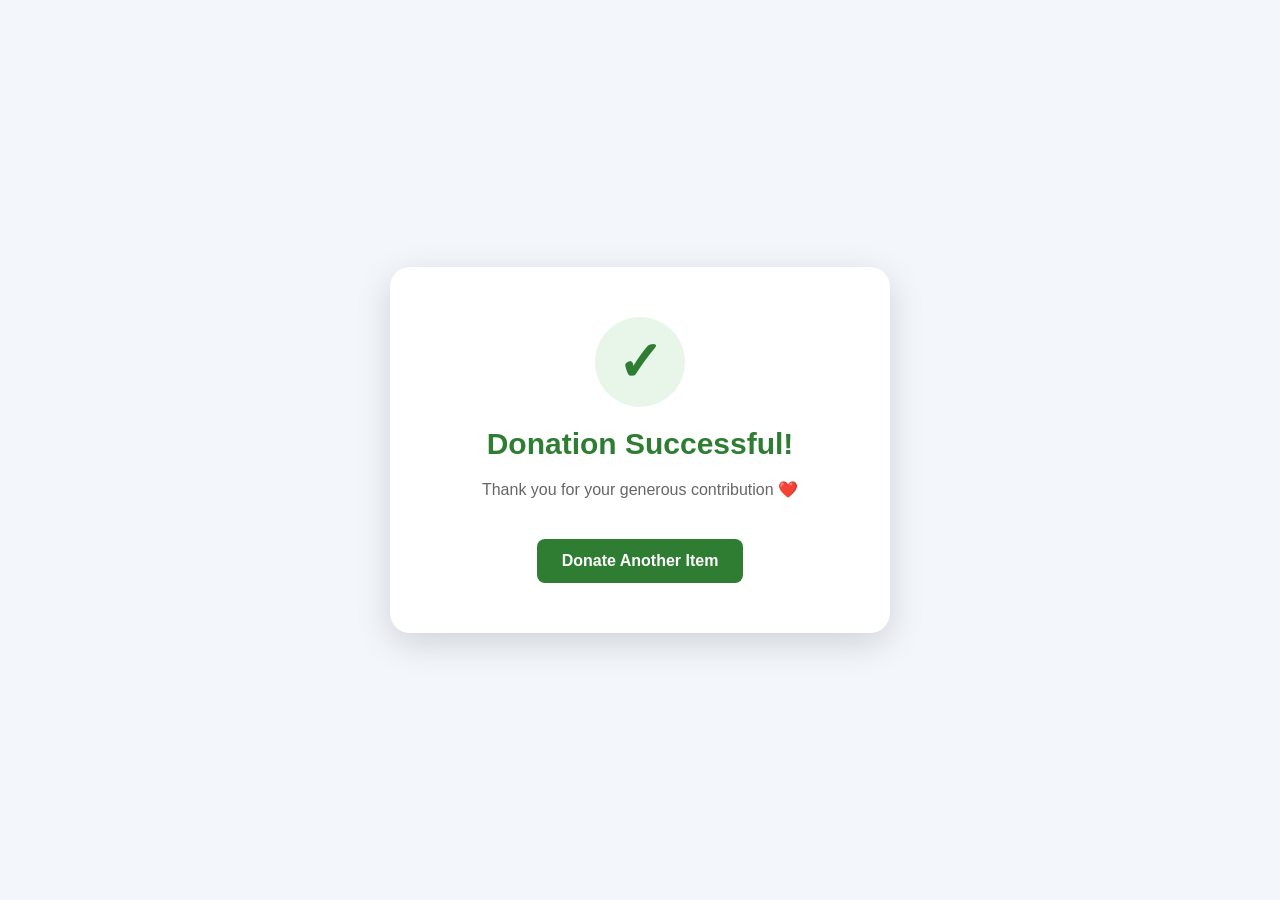
<file: success.html>
<!DOCTYPE html>
<html lang="en">

<head>

    <meta charset="UTF-8">

    <meta
        name="viewport"
        content="width=device-width, initial-scale=1.0">

    <title>Donation Successful</title>


    <style>

        * {
            box-sizing: border-box;
        }


        body {

            margin: 0;

            min-height: 100vh;

            display: flex;

            justify-content: center;

            align-items: center;

            padding: 20px;

            font-family:
                Arial,
                Helvetica,
                sans-serif;

            background: #f3f7fb;
        }


        .success-box {

            width: 100%;

            max-width: 500px;

            background: white;

            padding: 50px 35px;

            text-align: center;

            border-radius: 20px;

            box-shadow:
                0 10px 35px rgba(0, 0, 0, 0.15);

            animation:
                slideUp 0.6s ease;
        }


        .success-icon {

            width: 90px;

            height: 90px;

            margin: 0 auto 20px;

            display: flex;

            justify-content: center;

            align-items: center;

            border-radius: 50%;

            background: #e8f5e9;

            color: #2e7d32;

            font-size: 55px;

            font-weight: bold;
        }


        h1 {

            color: #2e7d32;

            margin-bottom: 15px;

            font-size: 30px;
        }


        p {

            color: #666;

            font-size: 16px;

            line-height: 1.6;

        }


        .btn {

            display: inline-block;

            margin-top: 20px;

            padding: 13px 25px;

            background: #2e7d32;

            color: white;

            text-decoration: none;

            border-radius: 8px;

            font-weight: bold;

            transition: 0.3s;
        }


        .btn:hover {

            background: #1b5e20;

            transform: translateY(-2px);

        }


        @keyframes slideUp {

            from {

                opacity: 0;

                transform:
                    translateY(30px);

            }

            to {

                opacity: 1;

                transform:
                    translateY(0);

            }

        }


        @media (max-width: 600px) {

            .success-box {

                padding: 35px 20px;

            }


            h1 {

                font-size: 25px;

            }

        }

    </style>

</head>


<body>


    <div class="success-box">


        <div class="success-icon">

            ✓

        </div>


        <h1>

            Donation Successful!

        </h1>


        <p>

            Thank you for your generous
            contribution ❤️

        </p>


        <a
            href="donate.html"
            class="btn">

            Donate Another Item

        </a>


    </div>


</body>

</html>
</file>
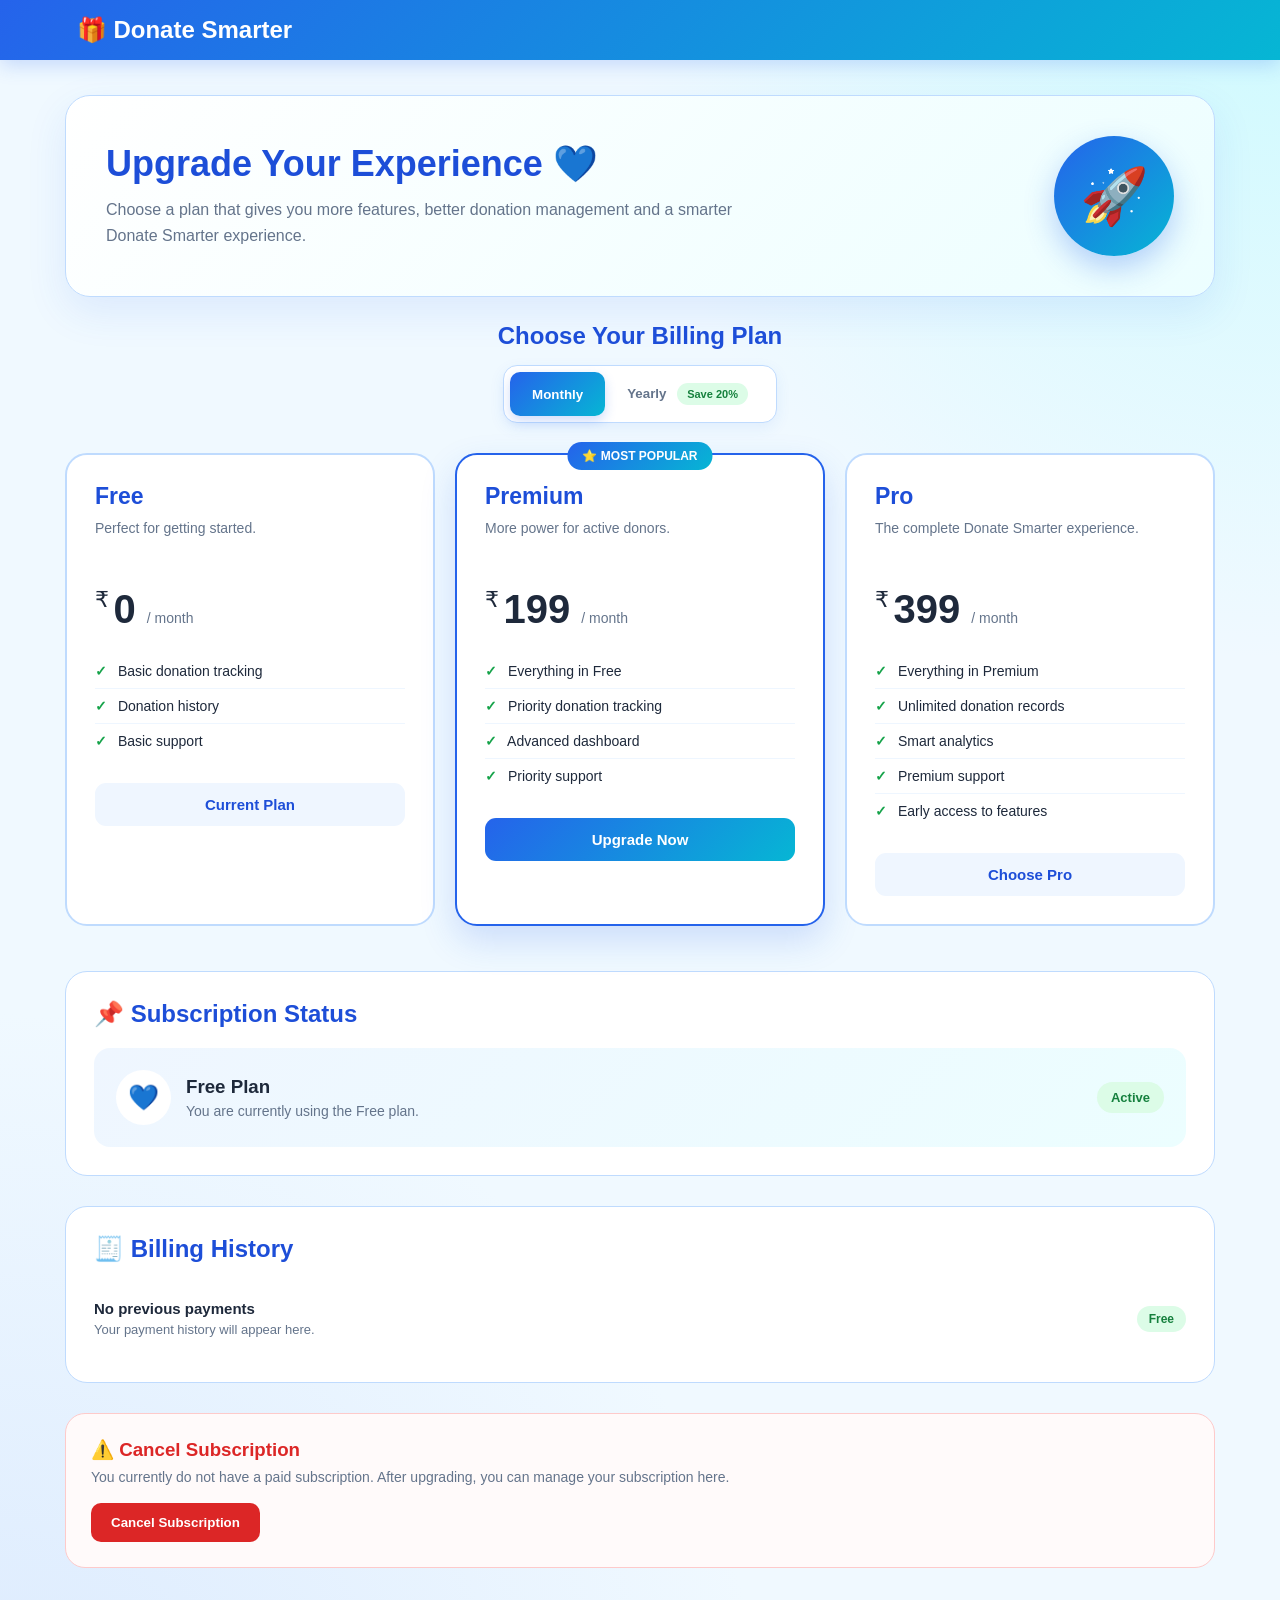
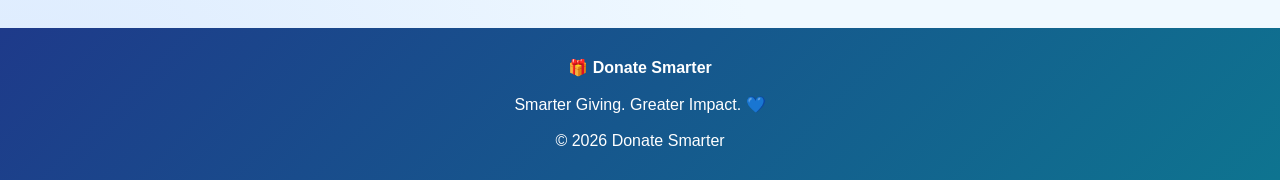
<file: upgrade.html>
<!DOCTYPE html>
<html lang="en">
<head>
<meta charset="UTF-8">
<meta name="viewport" content="width=device-width, initial-scale=1.0">

<title>Upgrade Plan | Donate Smarter</title>

<style>

/* =========================================
   GLOBAL
========================================= */

*{
    margin:0;
    padding:0;
    box-sizing:border-box;
    font-family:Arial, Helvetica, sans-serif;
}

:root{
    --primary:#2563eb;
    --primary-dark:#1d4ed8;
    --secondary:#06b6d4;
    --background:#f0f9ff;
    --white:#ffffff;
    --text:#1e293b;
    --muted:#64748b;
    --border:#bfdbfe;
    --light-blue:#eff6ff;
    --cyan-light:#ecfeff;
    --success:#16a34a;
    --success-light:#dcfce7;
    --danger:#dc2626;
    --danger-light:#fee2e2;
}

body{
    background:
        radial-gradient(circle at top right, #cffafe, transparent 30%),
        radial-gradient(circle at bottom left, #dbeafe, transparent 35%),
        var(--background);
    color:var(--text);
    min-height:100vh;
}


/* =========================================
   HEADER
========================================= */

header{
    background:linear-gradient(
        135deg,
        var(--primary),
        var(--secondary)
    );

    color:white;

    padding:16px 6%;

    display:flex;
    align-items:center;
    justify-content:space-between;

    gap:20px;

    position:sticky;
    top:0;

    z-index:100;

    box-shadow:0 5px 20px rgba(37,99,235,.22);
}

.logo{
    font-size:24px;
    font-weight:bold;
}

.back-btn{
    background:rgba(255,255,255,.16);

    border:1px solid rgba(255,255,255,.35);

    color:white;

    text-decoration:none;

    padding:10px 17px;

    border-radius:10px;

    font-weight:bold;

    transition:.3s;
}

.back-btn:hover{
    background:white;
    color:var(--primary-dark);
}


/* =========================================
   HERO
========================================= */

.hero{
    width:92%;
    max-width:1150px;

    margin:35px auto 25px;

    background:linear-gradient(
        135deg,
        #ffffff,
        #ecfeff
    );

    border:1px solid var(--border);

    border-radius:25px;

    padding:40px;

    display:flex;
    align-items:center;
    justify-content:space-between;

    gap:30px;

    box-shadow:
        0 15px 40px rgba(37,99,235,.10);
}

.hero-text h1{
    font-size:36px;
    color:var(--primary-dark);
    margin-bottom:12px;
}

.hero-text p{
    color:var(--muted);
    line-height:1.6;
    max-width:650px;
}

.hero-icon{
    width:120px;
    height:120px;

    border-radius:50%;

    display:flex;
    align-items:center;
    justify-content:center;

    font-size:55px;

    background:linear-gradient(
        135deg,
        var(--primary),
        var(--secondary)
    );

    box-shadow:
        0 12px 30px rgba(37,99,235,.30);
}


/* =========================================
   MAIN CONTAINER
========================================= */

.container{
    width:92%;
    max-width:1150px;
    margin:25px auto 60px;
}


/* =========================================
   BILLING TOGGLE
========================================= */

.billing-section{
    text-align:center;
    margin-bottom:30px;
}

.billing-section h2{
    color:var(--primary-dark);
    margin-bottom:15px;
}

.billing-toggle{
    display:inline-flex;

    background:white;

    padding:6px;

    border-radius:14px;

    border:1px solid var(--border);

    box-shadow:
        0 5px 15px rgba(37,99,235,.08);
}

.billing-toggle button{
    border:none;

    background:transparent;

    padding:11px 22px;

    border-radius:10px;

    cursor:pointer;

    font-weight:bold;

    color:var(--muted);

    transition:.3s;
}

.billing-toggle button.active{
    background:linear-gradient(
        135deg,
        var(--primary),
        var(--secondary)
    );

    color:white;

    box-shadow:
        0 5px 12px rgba(37,99,235,.22);
}

.save-tag{
    display:inline-block;

    background:#dcfce7;

    color:#15803d;

    padding:5px 10px;

    border-radius:20px;

    font-size:11px;

    margin-left:7px;
}


/* =========================================
   PLANS
========================================= */

.plans-grid{
    display:grid;

    grid-template-columns:
        repeat(3,1fr);

    gap:20px;

    margin-bottom:45px;
}

.plan-card{
    background:white;

    border:2px solid var(--border);

    border-radius:22px;

    padding:28px;

    position:relative;

    transition:.3s;

    cursor:pointer;
}

.plan-card:hover{
    transform:translateY(-7px);

    box-shadow:
        0 18px 35px rgba(37,99,235,.15);
}

.plan-card.selected{
    border-color:var(--primary);

    box-shadow:
        0 15px 35px rgba(37,99,235,.18);
}

.popular{
    border-color:var(--secondary);
}

.popular-tag{
    position:absolute;

    top:-13px;
    left:50%;

    transform:translateX(-50%);

    background:linear-gradient(
        135deg,
        var(--primary),
        var(--secondary)
    );

    color:white;

    padding:7px 15px;

    border-radius:20px;

    font-size:12px;

    font-weight:bold;

    white-space:nowrap;
}

.plan-name{
    font-size:23px;

    color:var(--primary-dark);

    margin-bottom:10px;
}

.plan-description{
    color:var(--muted);

    font-size:14px;

    min-height:45px;
}

.price{
    margin:22px 0;
}

.currency{
    font-size:22px;

    vertical-align:top;
}

.price-value{
    font-size:40px;

    font-weight:bold;

    color:var(--text);
}

.duration{
    color:var(--muted);

    font-size:14px;
}

.plan-features{
    list-style:none;

    margin-bottom:25px;
}

.plan-features li{
    padding:9px 0;

    font-size:14px;

    border-bottom:
        1px solid #eef6ff;
}

.plan-features li:last-child{
    border-bottom:none;
}

.check{
    color:var(--success);

    font-weight:bold;

    margin-right:7px;
}

.plan-btn{
    width:100%;

    border:none;

    padding:13px;

    border-radius:11px;

    cursor:pointer;

    font-size:15px;

    font-weight:bold;

    background:var(--light-blue);

    color:var(--primary-dark);

    transition:.3s;
}

.plan-card.selected .plan-btn,
.plan-btn:hover{
    background:linear-gradient(
        135deg,
        var(--primary),
        var(--secondary)
    );

    color:white;
}


/* =========================================
   PAYMENT SECTION
========================================= */

.payment-section{
    display:none;

    background:white;

    border:1px solid var(--border);

    border-radius:25px;

    padding:32px;

    margin-bottom:35px;

    box-shadow:
        0 10px 30px rgba(37,99,235,.08);
}

.payment-section.show{
    display:block;

    animation:fadeIn .4s ease;
}

@keyframes fadeIn{

    from{
        opacity:0;
        transform:translateY(15px);
    }

    to{
        opacity:1;
        transform:translateY(0);
    }

}

.payment-section h2{
    color:var(--primary-dark);

    margin-bottom:8px;
}

.payment-section > p{
    color:var(--muted);

    margin-bottom:25px;
}


/* =========================================
   ORDER SUMMARY
========================================= */

.order-summary{
    background:
        linear-gradient(
            135deg,
            var(--light-blue),
            var(--cyan-light)
        );

    padding:20px;

    border-radius:15px;

    margin-bottom:25px;

    border:1px solid var(--border);
}

.order-row{
    display:flex;

    justify-content:space-between;

    margin:9px 0;
}

.order-total{
    border-top:
        1px solid var(--border);

    padding-top:12px;

    margin-top:12px;

    font-size:18px;

    font-weight:bold;
}


/* =========================================
   PAYMENT METHODS
========================================= */

.payment-methods{
    display:flex;

    gap:12px;

    flex-wrap:wrap;

    margin-bottom:25px;
}

.payment-method{
    flex:1;

    min-width:160px;

    border:2px solid var(--border);

    background:white;

    padding:16px;

    border-radius:14px;

    cursor:pointer;

    text-align:center;

    transition:.3s;
}

.payment-method:hover{
    background:var(--light-blue);
}

.payment-method.active{
    border-color:var(--primary);

    background:var(--light-blue);

    color:var(--primary-dark);
}

.payment-method div{
    font-size:25px;

    margin-bottom:5px;
}


/* =========================================
   PAYMENT FORM
========================================= */

.payment-form{
    display:none;
}

.payment-form.active{
    display:block;
}

.form-grid{
    display:grid;

    grid-template-columns:
        1fr 1fr;

    gap:17px;
}

.form-group{
    margin-bottom:8px;
}

.full{
    grid-column:span 2;
}

label{
    display:block;

    font-size:14px;

    font-weight:bold;

    margin-bottom:7px;
}

input,
select{
    width:100%;

    padding:13px;

    border:1px solid var(--border);

    border-radius:10px;

    outline:none;

    font-size:14px;
}

input:focus,
select:focus{
    border-color:var(--primary);

    box-shadow:
        0 0 0 3px rgba(37,99,235,.10);
}

.pay-btn{
    width:100%;

    margin-top:20px;

    border:none;

    padding:15px;

    border-radius:12px;

    cursor:pointer;

    font-size:16px;

    font-weight:bold;

    color:white;

    background:linear-gradient(
        135deg,
        var(--primary),
        var(--secondary)
    );

    transition:.3s;
}

.pay-btn:hover{
    transform:translateY(-2px);

    box-shadow:
        0 10px 22px rgba(37,99,235,.25);
}


/* =========================================
   SUBSCRIPTION STATUS
========================================= */

.status-section{
    background:white;

    border:1px solid var(--border);

    border-radius:22px;

    padding:28px;

    margin-bottom:30px;
}

.status-section h2{
    color:var(--primary-dark);

    margin-bottom:20px;
}

.status-card{
    display:flex;

    align-items:center;

    justify-content:space-between;

    gap:20px;

    background:
        linear-gradient(
            135deg,
            var(--light-blue),
            var(--cyan-light)
        );

    padding:22px;

    border-radius:16px;
}

.status-left{
    display:flex;

    align-items:center;

    gap:15px;
}

.status-icon{
    width:55px;
    height:55px;

    border-radius:50%;

    display:flex;

    align-items:center;
    justify-content:center;

    background:white;

    font-size:25px;
}

.status-left h3{
    margin-bottom:5px;
}

.status-left p{
    color:var(--muted);

    font-size:14px;
}

.status-badge{
    background:var(--success-light);

    color:#15803d;

    padding:8px 14px;

    border-radius:20px;

    font-size:13px;

    font-weight:bold;
}


/* =========================================
   BILLING HISTORY
========================================= */

.history-section{
    background:white;

    border:1px solid var(--border);

    border-radius:22px;

    padding:28px;

    margin-bottom:30px;
}

.history-section h2{
    color:var(--primary-dark);

    margin-bottom:20px;
}

.billing-item{
    display:flex;

    justify-content:space-between;

    align-items:center;

    padding:17px 0;

    border-bottom:
        1px solid #e0f2fe;

    gap:15px;
}

.billing-item:last-child{
    border-bottom:none;
}

.billing-info h3{
    font-size:15px;

    margin-bottom:5px;
}

.billing-info p{
    color:var(--muted);

    font-size:13px;
}

.paid-badge{
    background:var(--success-light);

    color:#15803d;

    padding:6px 12px;

    border-radius:20px;

    font-size:12px;

    font-weight:bold;
}


/* =========================================
   CANCEL SECTION
========================================= */

.cancel-section{
    background:#fffafa;

    border:1px solid #fecaca;

    border-radius:20px;

    padding:25px;
}

.cancel-section h3{
    color:var(--danger);

    margin-bottom:8px;
}

.cancel-section p{
    color:var(--muted);

    margin-bottom:18px;

    font-size:14px;
}

.cancel-btn{
    border:none;

    background:var(--danger);

    color:white;

    padding:12px 20px;

    border-radius:10px;

    cursor:pointer;

    font-weight:bold;
}


/* =========================================
   SUCCESS MODAL
========================================= */

.success-overlay{
    display:none;

    position:fixed;

    inset:0;

    background:
        rgba(15,23,42,.55);

    z-index:1000;

    align-items:center;

    justify-content:center;

    padding:20px;
}

.success-overlay.show{
    display:flex;
}

.success-box{
    width:100%;

    max-width:430px;

    background:white;

    border-radius:25px;

    padding:38px 30px;

    text-align:center;

    animation:pop .4s ease;
}

@keyframes pop{

    from{
        transform:scale(.8);
        opacity:0;
    }

    to{
        transform:scale(1);
        opacity:1;
    }

}

.success-icon{
    width:85px;
    height:85px;

    border-radius:50%;

    background:var(--success-light);

    display:flex;

    align-items:center;
    justify-content:center;

    font-size:42px;

    margin:0 auto 20px;
}

.success-box h2{
    color:var(--primary-dark);

    margin-bottom:10px;
}

.success-box p{
    color:var(--muted);

    line-height:1.6;

    margin-bottom:20px;
}

.success-btn{
    border:none;

    background:linear-gradient(
        135deg,
        var(--primary),
        var(--secondary)
    );

    color:white;

    padding:13px 25px;

    border-radius:10px;

    cursor:pointer;

    font-weight:bold;
}


/* =========================================
   TOAST
========================================= */

.toast{
    display:none;

    position:fixed;

    top:25px;
    right:25px;

    background:#0f766e;

    color:white;

    padding:15px 22px;

    border-radius:10px;

    z-index:2000;

    box-shadow:
        0 8px 22px rgba(0,0,0,.18);
}


/* =========================================
   FOOTER
========================================= */

footer{
    background:linear-gradient(
        135deg,
        #1e3a8a,
        #0e7490
    );

    color:white;

    text-align:center;

    padding:30px;

    margin-top:45px;
}


/* =========================================
   RESPONSIVE
========================================= */

@media(max-width:950px){

    .plans-grid{
        grid-template-columns:1fr;
        max-width:500px;
        margin-left:auto;
        margin-right:auto;
    }

}

@media(max-width:700px){

    header{
        flex-direction:column;
        align-items:flex-start;
    }

    .hero{
        flex-direction:column;
        align-items:flex-start;
        padding:27px;
    }

    .hero-text h1{
        font-size:28px;
    }

    .form-grid{
        grid-template-columns:1fr;
    }

    .full{
        grid-column:span 1;
    }

    .status-card,
    .billing-item{
        flex-direction:column;
        align-items:flex-start;
    }

}

@media(max-width:500px){

    .container,
    .hero{
        width:94%;
    }

    .payment-section,
    .status-section,
    .history-section{
        padding:20px;
    }

    .payment-method{
        min-width:100%;
    }

}

</style>
</head>

<body>


<!-- =========================================
     HEADER
========================================= -->

<header>

    <div class="logo">
        🎁 Donate Smarter
    </div>

    

</header>


<!-- =========================================
     HERO
========================================= -->

<section class="hero">

    <div class="hero-text">

        <h1>
            Upgrade Your Experience 💙
        </h1>

        <p>
            Choose a plan that gives you more features,
            better donation management and a smarter
            Donate Smarter experience.
        </p>

    </div>

    <div class="hero-icon">
        🚀
    </div>

</section>


<!-- =========================================
     MAIN
========================================= -->

<div class="container">


<!-- =========================================
     BILLING TOGGLE
========================================= -->

<section class="billing-section">

    <h2>Choose Your Billing Plan</h2>

    <div class="billing-toggle">

        <button
            id="monthlyBtn"
            class="active"
            onclick="setBilling('monthly')"
        >
            Monthly
        </button>

        <button
            id="yearlyBtn"
            onclick="setBilling('yearly')"
        >
            Yearly
            <span class="save-tag">
                Save 20%
            </span>
        </button>

    </div>

</section>


<!-- =========================================
     PLANS
========================================= -->

<section class="plans-grid">


    <!-- FREE -->

    <div
        class="plan-card"
        id="freePlan"
        onclick="selectPlan('Free',0,this)"
    >

        <h2 class="plan-name">
            Free
        </h2>

        <p class="plan-description">
            Perfect for getting started.
        </p>

        <div class="price">

            <span class="currency">₹</span>

            <span
                class="price-value"
                id="freePrice"
            >
                0
            </span>

            <span class="duration">
                / month
            </span>

        </div>

        <ul class="plan-features">

            <li>
                <span class="check">✓</span>
                Basic donation tracking
            </li>

            <li>
                <span class="check">✓</span>
                Donation history
            </li>

            <li>
                <span class="check">✓</span>
                Basic support
            </li>

        </ul>

        <button class="plan-btn">
            Current Plan
        </button>

    </div>


    <!-- PREMIUM -->

    <div
        class="plan-card popular selected"
        id="premiumPlan"
        onclick="selectPlan('Premium',199,this)"
    >

        <div class="popular-tag">
            ⭐ MOST POPULAR
        </div>

        <h2 class="plan-name">
            Premium
        </h2>

        <p class="plan-description">
            More power for active donors.
        </p>

        <div class="price">

            <span class="currency">₹</span>

            <span
                class="price-value"
                id="premiumPrice"
            >
                199
            </span>

            <span
                class="duration"
                id="premiumDuration"
            >
                / month
            </span>

        </div>

        <ul class="plan-features">

            <li>
                <span class="check">✓</span>
                Everything in Free
            </li>

            <li>
                <span class="check">✓</span>
                Priority donation tracking
            </li>

            <li>
                <span class="check">✓</span>
                Advanced dashboard
            </li>

            <li>
                <span class="check">✓</span>
                Priority support
            </li>

        </ul>

        <button class="plan-btn">
            Upgrade Now
        </button>

    </div>


    <!-- PRO -->

    <div
        class="plan-card"
        id="proPlan"
        onclick="selectPlan('Pro',399,this)"
    >

        <h2 class="plan-name">
            Pro
        </h2>

        <p class="plan-description">
            The complete Donate Smarter experience.
        </p>

        <div class="price">

            <span class="currency">₹</span>

            <span
                class="price-value"
                id="proPrice"
            >
                399
            </span>

            <span
                class="duration"
                id="proDuration"
            >
                / month
            </span>

        </div>

        <ul class="plan-features">

            <li>
                <span class="check">✓</span>
                Everything in Premium
            </li>

            <li>
                <span class="check">✓</span>
                Unlimited donation records
            </li>

            <li>
                <span class="check">✓</span>
                Smart analytics
            </li>

            <li>
                <span class="check">✓</span>
                Premium support
            </li>

            <li>
                <span class="check">✓</span>
                Early access to features
            </li>

        </ul>

        <button class="plan-btn">
            Choose Pro
        </button>

    </div>


</section>


<!-- =========================================
     PAYMENT
========================================= -->

<section
    class="payment-section"
    id="paymentSection"
>

    <h2>
        💳 Complete Your Upgrade
    </h2>

    <p>
        Choose your preferred payment method.
    </p>


    <!-- ORDER SUMMARY -->

    <div class="order-summary">

        <div class="order-row">

            <span>
                Selected Plan
            </span>

            <strong id="summaryPlan">
                Premium
            </strong>

        </div>

        <div class="order-row">

            <span>
                Billing
            </span>

            <strong id="summaryBilling">
                Monthly
            </strong>

        </div>

        <div class="order-row order-total">

            <span>
                Total
            </span>

            <strong id="summaryPrice">
                ₹199
            </strong>

        </div>

    </div>


    <!-- PAYMENT METHODS -->

    <h3 style="margin-bottom:15px;">
        Select Payment Method
    </h3>


    <div class="payment-methods">

        <button
            class="payment-method active"
            onclick="selectPayment('card',this)"
        >

            <div>💳</div>

            Card

        </button>


        <button
            class="payment-method"
            onclick="selectPayment('upi',this)"
        >

            <div>📱</div>

            UPI

        </button>


        <button
            class="payment-method"
            onclick="selectPayment('bank',this)"
        >

            <div>🏦</div>

            Bank

        </button>

    </div>


    <!-- CARD FORM -->

    <div
        class="payment-form active"
        id="cardForm"
    >

        <div class="form-grid">

            <div class="form-group full">

                <label>
                    Cardholder Name
                </label>

                <input
                    type="text"
                    placeholder="Enter cardholder name"
                    id="cardName"
                >

            </div>


            <div class="form-group full">

                <label>
                    Card Number
                </label>

                <input
                    type="text"
                    maxlength="19"
                    placeholder="1234 5678 9012 3456"
                    id="cardNumber"
                >

            </div>


            <div class="form-group">

                <label>
                    Expiry Date
                </label>

                <input
                    type="text"
                    placeholder="MM/YY"
                    id="expiry"
                >

            </div>


            <div class="form-group">

                <label>
                    CVV
                </label>

                <input
                    type="password"
                    maxlength="3"
                    placeholder="123"
                    id="cvv"
                >

            </div>

        </div>

    </div>


    <!-- UPI FORM -->

    <div
        class="payment-form"
        id="upiForm"
    >

        <div class="form-group">

            <label>
                UPI ID
            </label>

            <input
                type="text"
                placeholder="yourname@upi"
                id="upiId"
            >

        </div>

    </div>


    <!-- BANK FORM -->

    <div
        class="payment-form"
        id="bankForm"
    >

        <div class="form-grid">

            <div class="form-group">

                <label>
                    Account Holder Name
                </label>

                <input
                    type="text"
                    placeholder="Enter name"
                >

            </div>


            <div class="form-group">

                <label>
                    Account Number
                </label>

                <input
                    type="text"
                    placeholder="Enter account number"
                >

            </div>


            <div class="form-group">

                <label>
                    IFSC Code
                </label>

                <input
                    type="text"
                    placeholder="Enter IFSC code"
                >

            </div>

        </div>

    </div>


    <button
        class="pay-btn"
        onclick="processPayment()"
    >

        🔒 Pay Securely

    </button>

</section>


<!-- =========================================
     SUBSCRIPTION STATUS
========================================= -->

<section class="status-section">

    <h2>
        📌 Subscription Status
    </h2>


    <div class="status-card">

        <div class="status-left">

            <div class="status-icon">
                💙
            </div>


            <div>

                <h3 id="currentPlanText">
                    Free Plan
                </h3>

                <p id="subscriptionText">
                    You are currently using the Free plan.
                </p>

            </div>

        </div>


        <span
            class="status-badge"
            id="statusBadge"
        >
            Active
        </span>

    </div>

</section>


<!-- =========================================
     BILLING HISTORY
========================================= -->

<section class="history-section">

    <h2>
        🧾 Billing History
    </h2>


    <div id="billingHistory">


        <div class="billing-item">

            <div class="billing-info">

                <h3>
                    No previous payments
                </h3>

                <p>
                    Your payment history will appear here.
                </p>

            </div>


            <span class="paid-badge">
                Free
            </span>

        </div>


    </div>

</section>


<!-- =========================================
     CANCEL SUBSCRIPTION
========================================= -->

<section
    class="cancel-section"
    id="cancelSection"
>

    <h3>
        ⚠️ Cancel Subscription
    </h3>

    <p>
        You currently do not have a paid subscription.
        After upgrading, you can manage your subscription here.
    </p>

    <button
        class="cancel-btn"
        onclick="cancelSubscription()"
    >

        Cancel Subscription

    </button>

</section>


</div>


<!-- =========================================
     SUCCESS MODAL
========================================= -->

<div
    class="success-overlay"
    id="successOverlay"
>

    <div class="success-box">

        <div class="success-icon">
            ✓
        </div>

        <h2>
            Payment Successful! 🎉
        </h2>

        <p id="successMessage">
            Your subscription has been upgraded successfully.
        </p>

        <button
            class="success-btn"
            onclick="closeSuccess()"
        >
            Continue
        </button>

    </div>

</div>


<!-- =========================================
     TOAST
========================================= -->

<div
    class="toast"
    id="toast"
></div>


<!-- =========================================
     FOOTER
========================================= -->

<footer>

    <strong>
        🎁 Donate Smarter
    </strong>

    <br><br>

    Smarter Giving. Greater Impact. 💙

    <br><br>

    © 2026 Donate Smarter

</footer>


<!-- =========================================
     JAVASCRIPT
========================================= -->

<script>


/* =========================================
   VARIABLES
========================================= */

let billingType = "monthly";

let selectedPlan = "Premium";

let selectedPrice = 199;

let paymentMethod = "card";

let isSubscribed = false;


/* =========================================
   SET BILLING
========================================= */

function setBilling(type){

    billingType = type;


    document
    .getElementById("monthlyBtn")
    .classList.remove("active");


    document
    .getElementById("yearlyBtn")
    .classList.remove("active");


    if(type === "monthly"){

        document
        .getElementById("monthlyBtn")
        .classList.add("active");


        document
        .getElementById("premiumPrice")
        .textContent = "199";


        document
        .getElementById("proPrice")
        .textContent = "399";


        document
        .getElementById("premiumDuration")
        .textContent = "/ month";


        document
        .getElementById("proDuration")
        .textContent = "/ month";

    }

    else{

        document
        .getElementById("yearlyBtn")
        .classList.add("active");


        document
        .getElementById("premiumPrice")
        .textContent = "1910";


        document
        .getElementById("proPrice")
        .textContent = "3830";


        document
        .getElementById("premiumDuration")
        .textContent = "/ year";


        document
        .getElementById("proDuration")
        .textContent = "/ year";

    }


    if(selectedPlan === "Premium"){

        selectedPrice =
            type === "monthly"
            ? 199
            : 1910;

    }


    if(selectedPlan === "Pro"){

        selectedPrice =
            type === "monthly"
            ? 399
            : 3830;

    }


    updateSummary();

}


/* =========================================
   SELECT PLAN
========================================= */

function selectPlan(plan,price,card){

    if(plan === "Free"){

        showToast(
            "You are already using the Free plan."
        );

        return;

    }


    selectedPlan = plan;


    if(plan === "Premium"){

        selectedPrice =
            billingType === "monthly"
            ? 199
            : 1910;

    }


    if(plan === "Pro"){

        selectedPrice =
            billingType === "monthly"
            ? 399
            : 3830;

    }


    document
    .querySelectorAll(".plan-card")
    .forEach(function(item){

        item.classList.remove(
            "selected"
        );

    });


    card.classList.add(
        "selected"
    );


    updateSummary();


    document
    .getElementById("paymentSection")
    .classList.add("show");


    setTimeout(function(){

        document
        .getElementById("paymentSection")
        .scrollIntoView({

            behavior:"smooth",
            block:"start"

        });

    },100);

}


/* =========================================
   UPDATE SUMMARY
========================================= */

function updateSummary(){

    document
    .getElementById("summaryPlan")
    .textContent =
        selectedPlan;


    document
    .getElementById("summaryBilling")
    .textContent =
        billingType === "monthly"
        ? "Monthly"
        : "Yearly";


    document
    .getElementById("summaryPrice")
    .textContent =
        "₹" + selectedPrice;

}


/* =========================================
   SELECT PAYMENT
========================================= */

function selectPayment(method,button){

    paymentMethod = method;


    document
    .querySelectorAll(".payment-method")
    .forEach(function(item){

        item.classList.remove(
            "active"
        );

    });


    button.classList.add(
        "active"
    );


    document
    .querySelectorAll(".payment-form")
    .forEach(function(form){

        form.classList.remove(
            "active"
        );

    });


    document
    .getElementById(
        method + "Form"
    )
    .classList.add(
        "active"
    );

}


/* =========================================
   PROCESS PAYMENT
========================================= */

function processPayment(){

    if(selectedPlan === "Free"){

        showToast(
            "Please select a paid plan."
        );

        return;

    }


    if(paymentMethod === "card"){

        const name =
            document
            .getElementById("cardName")
            .value
            .trim();


        const number =
            document
            .getElementById("cardNumber")
            .value
            .trim();


        if(
            name === "" ||
            number === ""
        ){

            showToast(
                "Please enter your card details."
            );

            return;

        }

    }


    if(paymentMethod === "upi"){

        const upi =
            document
            .getElementById("upiId")
            .value
            .trim();


        if(upi === ""){

            showToast(
                "Please enter your UPI ID."
            );

            return;

        }

    }


    completePayment();

}


/* =========================================
   COMPLETE PAYMENT
========================================= */

function completePayment(){

    isSubscribed = true;


    document
    .getElementById(
        "successMessage"
    )
    .textContent =
        "Congratulations! You are now subscribed to the " +
        selectedPlan +
        " plan.";


    document
    .getElementById(
        "successOverlay"
    )
    .classList.add(
        "show"
    );


    document
    .getElementById(
        "currentPlanText"
    )
    .textContent =
        selectedPlan + " Plan";


    document
    .getElementById(
        "subscriptionText"
    )
    .textContent =
        "Your " +
        billingType +
        " subscription is active.";


    document
    .getElementById(
        "statusBadge"
    )
    .textContent =
        "Active";


    addBillingHistory();


    document
    .getElementById(
        "cancelSection"
    )
    .innerHTML = `

        <h3>
            ⚠️ Cancel Subscription
        </h3>

        <p>
            Your ${selectedPlan} plan is currently active.
            You can cancel your subscription at any time.
        </p>

        <button
            class="cancel-btn"
            onclick="cancelSubscription()"
        >
            Cancel Subscription
        </button>

    `;

}


/* =========================================
   ADD BILLING HISTORY
========================================= */

function addBillingHistory(){

    const today =
        new Date()
        .toLocaleDateString(
            "en-IN",
            {
                day:"numeric",
                month:"long",
                year:"numeric"
            }
        );


    const history =
        document
        .getElementById(
            "billingHistory"
        );


    const item =
        document.createElement(
            "div"
        );


    item.className =
        "billing-item";


    item.innerHTML = `

        <div class="billing-info">

            <h3>
                ${selectedPlan} Plan
            </h3>

            <p>
                ${today} • ${billingType}
            </p>

        </div>

        <div style="text-align:right;">

            <strong>
                ₹${selectedPrice}
            </strong>

            <br>

            <span class="paid-badge">
                Paid
            </span>

        </div>

    `;


    if(
        history.textContent
        .includes(
            "No previous payments"
        )
    ){

        history.innerHTML = "";

    }


    history.prepend(item);

}


/* =========================================
   CLOSE SUCCESS
========================================= */

function closeSuccess(){

    document
    .getElementById(
        "successOverlay"
    )
    .classList.remove(
        "show"
    );


    showToast(
        "Welcome to " +
        selectedPlan +
        "! 🎉"
    );

}


/* =========================================
   CANCEL SUBSCRIPTION
========================================= */

function cancelSubscription(){

    if(!isSubscribed){

        showToast(
            "You do not have an active paid subscription."
        );

        return;

    }


    const answer =
        confirm(
            "Are you sure you want to cancel your subscription?"
        );


    if(!answer){

        return;

    }


    isSubscribed = false;


    document
    .getElementById(
        "currentPlanText"
    )
    .textContent =
        "Free Plan";


    document
    .getElementById(
        "subscriptionText"
    )
    .textContent =
        "Your paid subscription has been cancelled.";


    document
    .getElementById(
        "statusBadge"
    )
    .textContent =
        "Cancelled";


    document
    .getElementById(
        "cancelSection"
    )
    .innerHTML = `

        <h3>
            Subscription Cancelled
        </h3>

        <p>
            Your subscription has been cancelled successfully.
            You can upgrade again whenever you want.
        </p>

    `;


    showToast(
        "Subscription cancelled successfully."
    );

}


/* =========================================
   TOAST
========================================= */

function showToast(message){

    const toast =
        document
        .getElementById(
            "toast"
        );


    toast.textContent =
        message;


    toast.style.display =
        "block";


    clearTimeout(
        window.toastTimer
    );


    window.toastTimer =
        setTimeout(function(){

            toast.style.display =
                "none";

        },3000);

}

</script>

</body>
</html>
</file>
<file: donate.css>
* {
    margin: 0;
    padding: 0;
    box-sizing: border-box;
    font-family: Arial, Helvetica, sans-serif;
}

body {
    background: #f3f7fb;

    display: flex;
    justify-content: center;
    align-items: center;

    min-height: 100vh;

    padding: 30px;
}


/* =========================
   MAIN CONTAINER
========================= */

.container {
    width: 100%;
    max-width: 900px;

    background: #ffffff;

    padding: 35px;

    border-radius: 12px;

    box-shadow: 0 10px 25px rgba(0, 0, 0, 0.1);
}


/* =========================
   TITLE
========================= */

.container h1 {
    text-align: center;

    color: #2e7d32;

    margin-bottom: 30px;

    font-size: 30px;
}

.container h1 i {
    margin-right: 8px;
}


/* =========================
   ROW
========================= */

.row {
    display: flex;

    gap: 20px;

    margin-bottom: 0;
}


/* =========================
   INPUT BOX
========================= */

.input-box {
    flex: 1;

    display: flex;

    flex-direction: column;

    margin-bottom: 20px;
}


/* =========================
   LABEL
========================= */

.input-box label {
    margin-bottom: 8px;

    font-weight: bold;

    color: #444;
}


/* =========================
   INPUT / SELECT / TEXTAREA
========================= */

.input-box input,
.input-box select,
.input-box textarea {
    width: 100%;

    padding: 12px;

    border: 1px solid #ccc;

    border-radius: 8px;

    font-size: 16px;

    outline: none;

    background: #ffffff;

    transition: 0.3s;
}


/* =========================
   FOCUS
========================= */

.input-box input:focus,
.input-box select:focus,
.input-box textarea:focus {

    border-color: #2e7d32;

    box-shadow:
        0 0 0 3px rgba(46, 125, 50, 0.1);
}


/* =========================
   TEXTAREA
========================= */

textarea {
    resize: vertical;
}


/* =========================
   DONATE BUTTON
========================= */

.btn {

    width: 100%;

    padding: 15px;

    background: #2e7d32;

    color: white;

    border: none;

    border-radius: 8px;

    font-size: 18px;

    font-weight: bold;

    cursor: pointer;

    transition: 0.3s;
}

.btn i {
    margin-right: 8px;
}

.btn:hover {

    background: #1b5e20;

    transform: translateY(-2px);

    box-shadow:
        0 8px 18px rgba(46, 125, 50, 0.25);
}

.btn:active {

    transform: translateY(0);
}


/* =========================
   NOTIFICATION
========================= */

.notification {

    position: fixed;

    top: 25px;

    right: 25px;

    min-width: 350px;

    max-width: 450px;

    background: #ffffff;

    display: flex;

    align-items: center;

    gap: 14px;

    padding: 18px 20px;

    border-radius: 12px;

    box-shadow:
        0 10px 35px rgba(0, 0, 0, 0.18);

    transform: translateX(120%);

    opacity: 0;

    transition: all 0.4s ease;

    z-index: 9999;
}


/* SHOW */

.notification.show {

    transform: translateX(0);

    opacity: 1;
}


/* =========================
   SUCCESS
========================= */

.notification.success {

    border-left: 5px solid #2e7d32;
}

.notification.success .notification-icon {

    color: #2e7d32;
}


/* =========================
   ERROR
========================= */

.notification.error {

    border-left: 5px solid #d32f2f;
}

.notification.error .notification-icon {

    color: #d32f2f;
}


/* =========================
   NOTIFICATION ICON
========================= */

.notification-icon {

    font-size: 28px;
}


/* =========================
   NOTIFICATION TEXT
========================= */

.notification-text {

    display: flex;

    flex-direction: column;

    gap: 4px;

    flex: 1;
}

.notification-text strong {

    font-size: 17px;

    color: #222;
}

.notification-text span {

    font-size: 14px;

    color: #666;
}


/* =========================
   CLOSE BUTTON
========================= */

.notification-close {

    background: transparent;

    border: none;

    font-size: 18px;

    color: #777;

    cursor: pointer;

    padding: 5px;
}

.notification-close:hover {

    color: #222;
}


/* =========================
   TABLET / MOBILE
========================= */

@media (max-width: 768px) {

    body {

        padding: 15px;

    }

    .container {

        padding: 20px;

    }

    .container h1 {

        font-size: 24px;

    }

    .row {

        flex-direction: column;

        gap: 0;

    }
}


/* =========================
   SMALL MOBILE
========================= */

@media (max-width: 600px) {

    .notification {

        left: 15px;

        right: 15px;

        top: 15px;

        min-width: auto;

        width: auto;

    }

    .container {

        padding: 18px;

    }

    .container h1 {

        font-size: 22px;

    }
}
</file>
